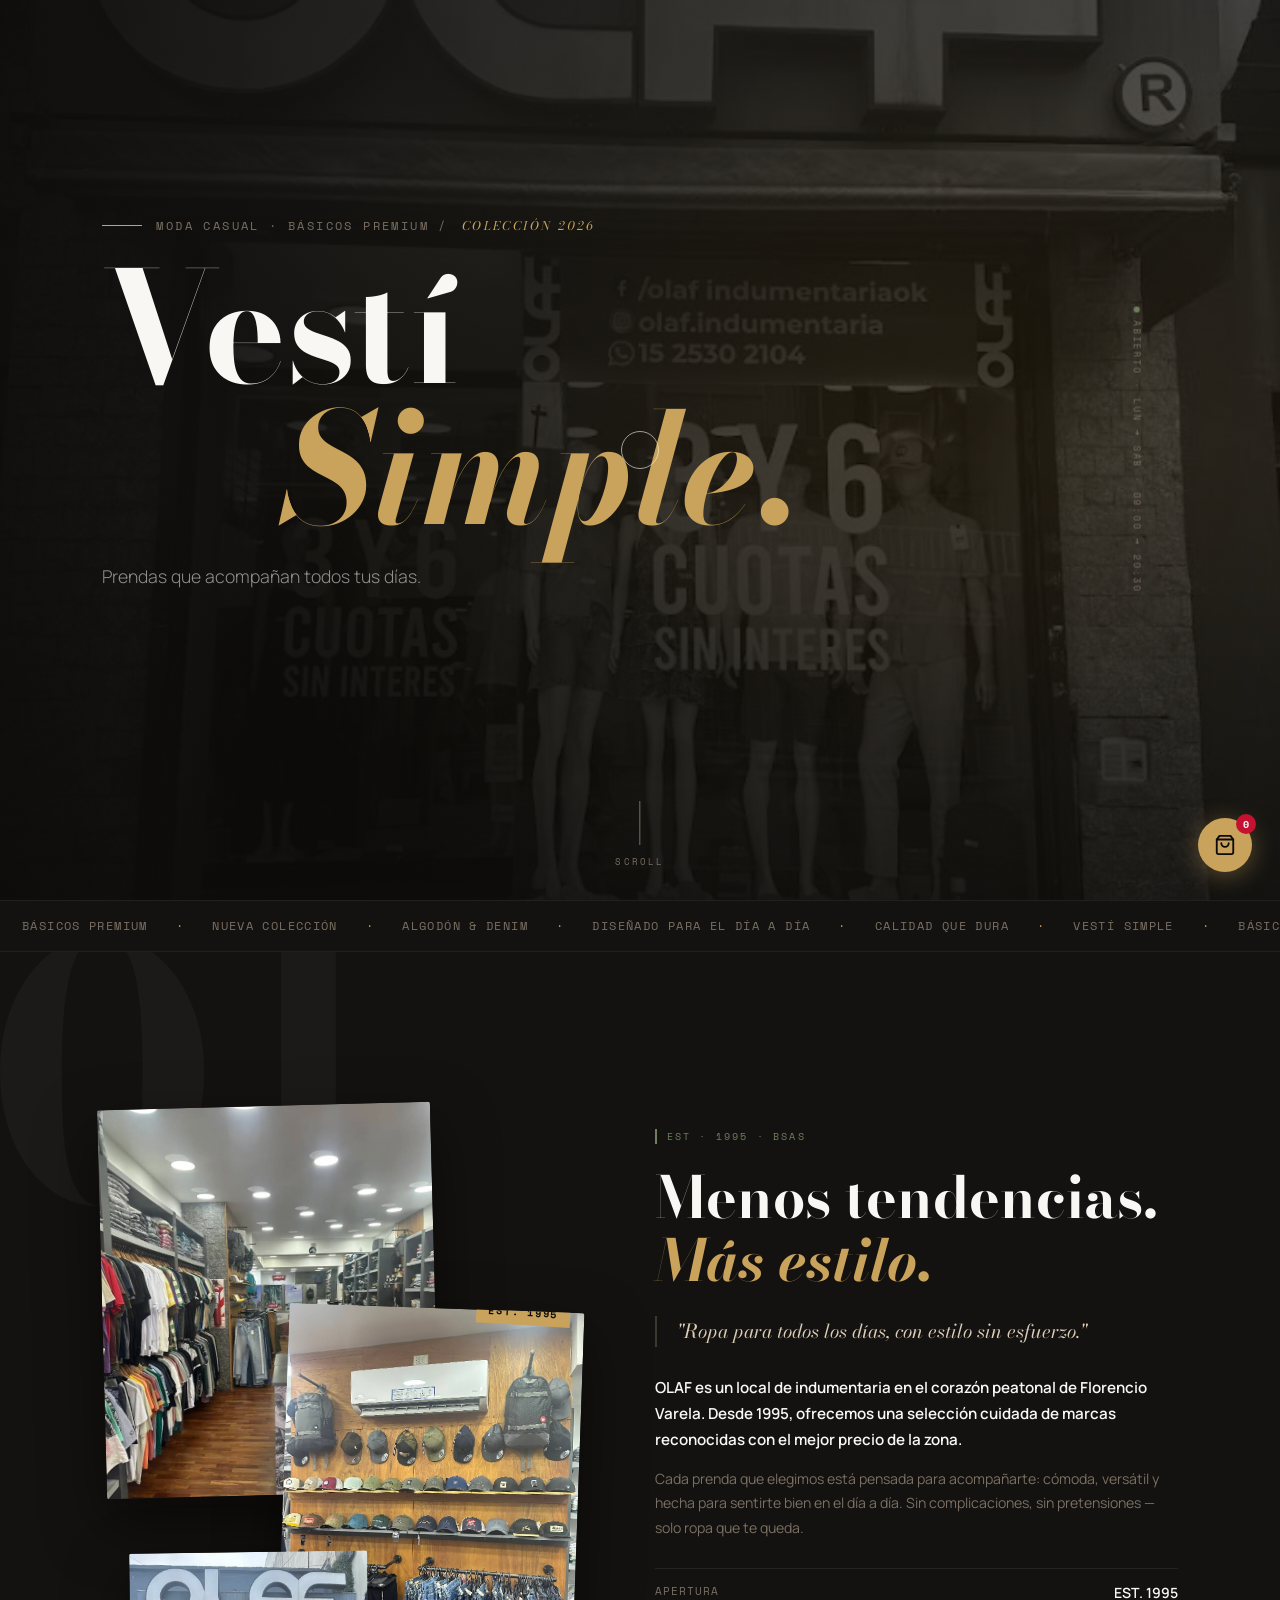
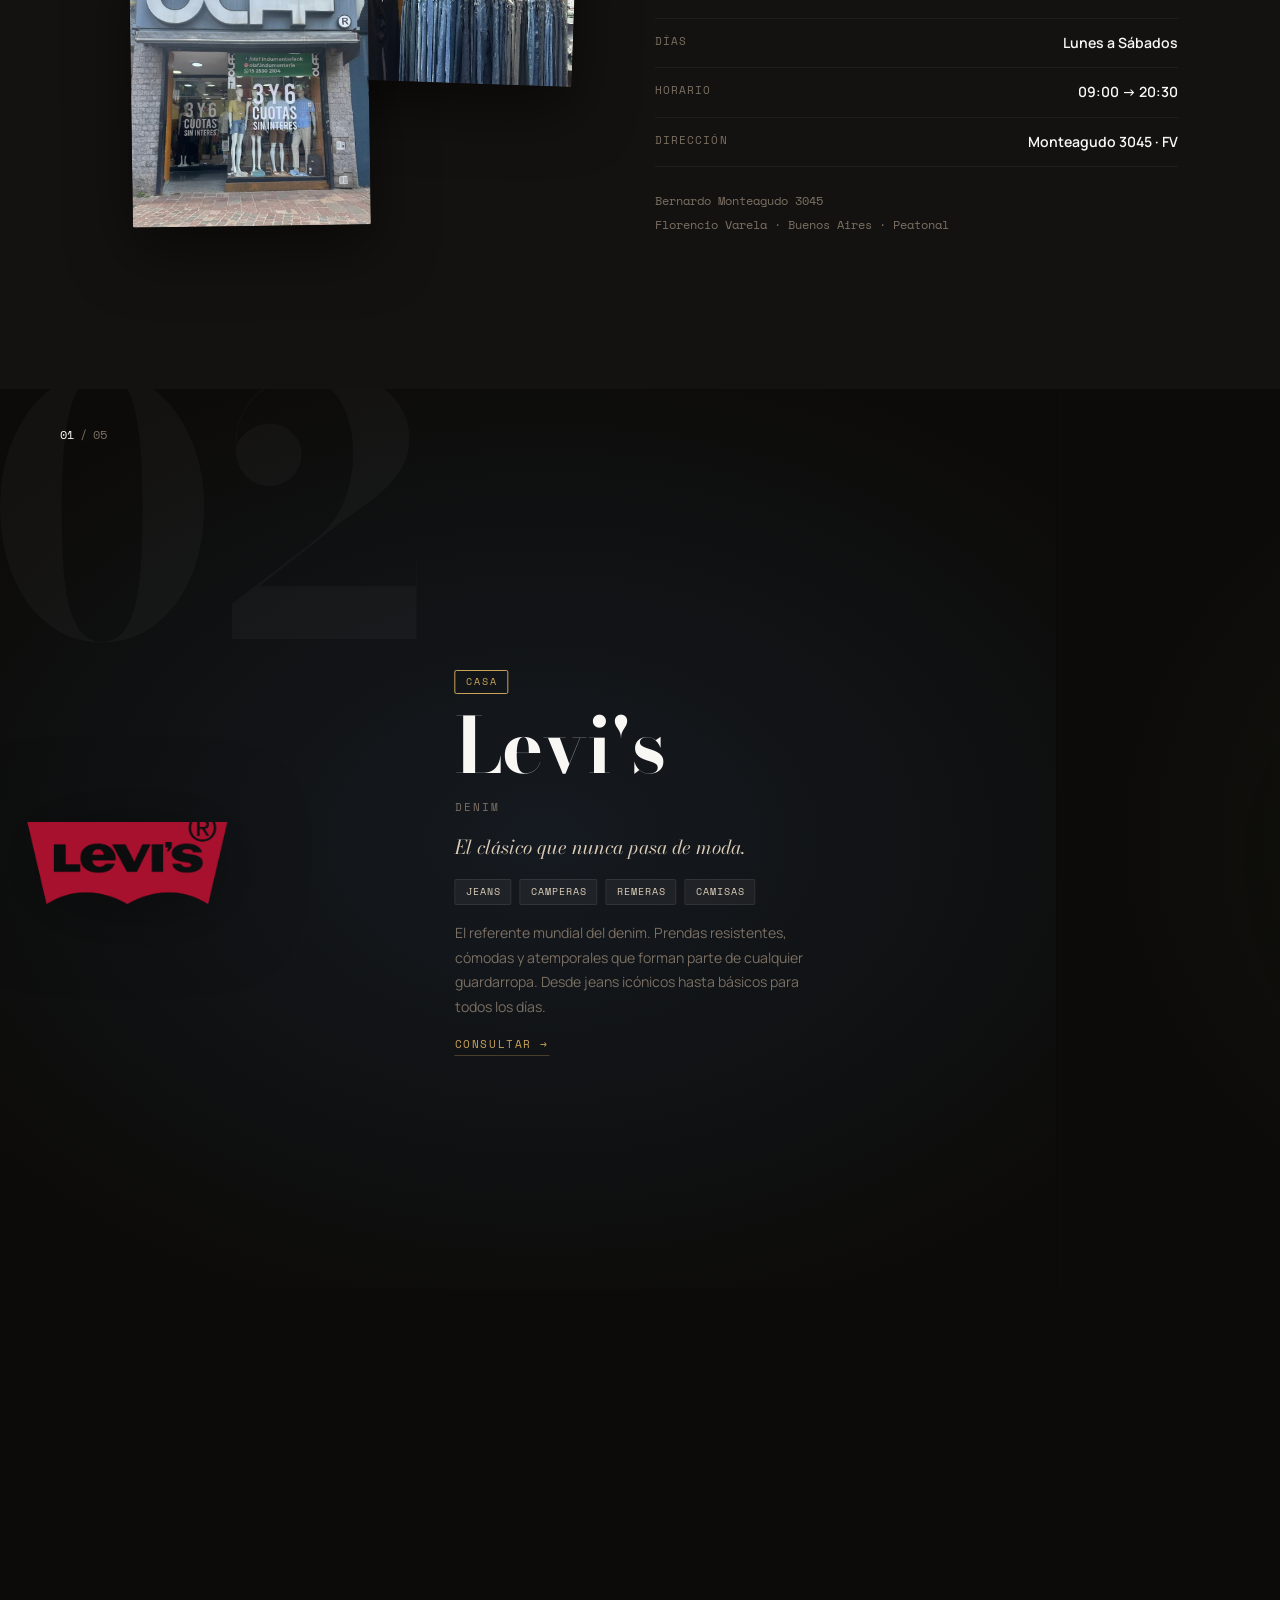
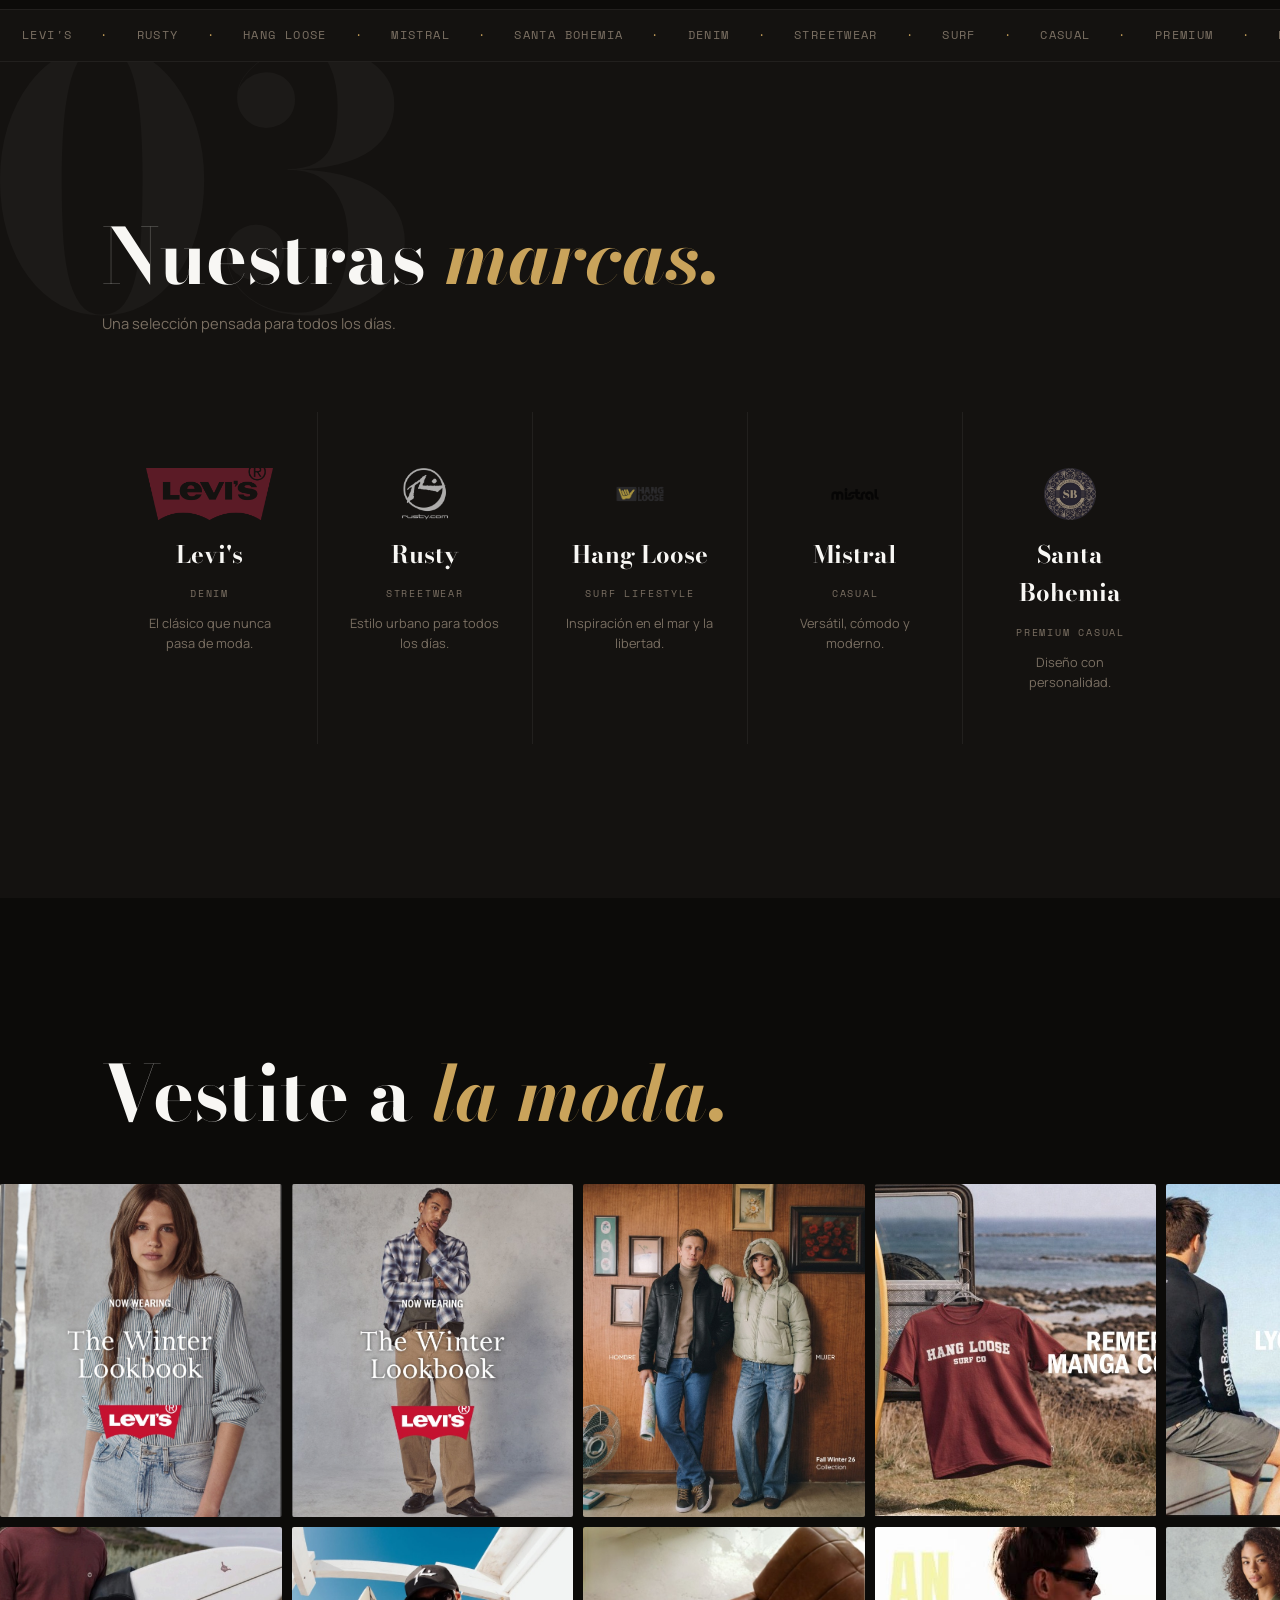
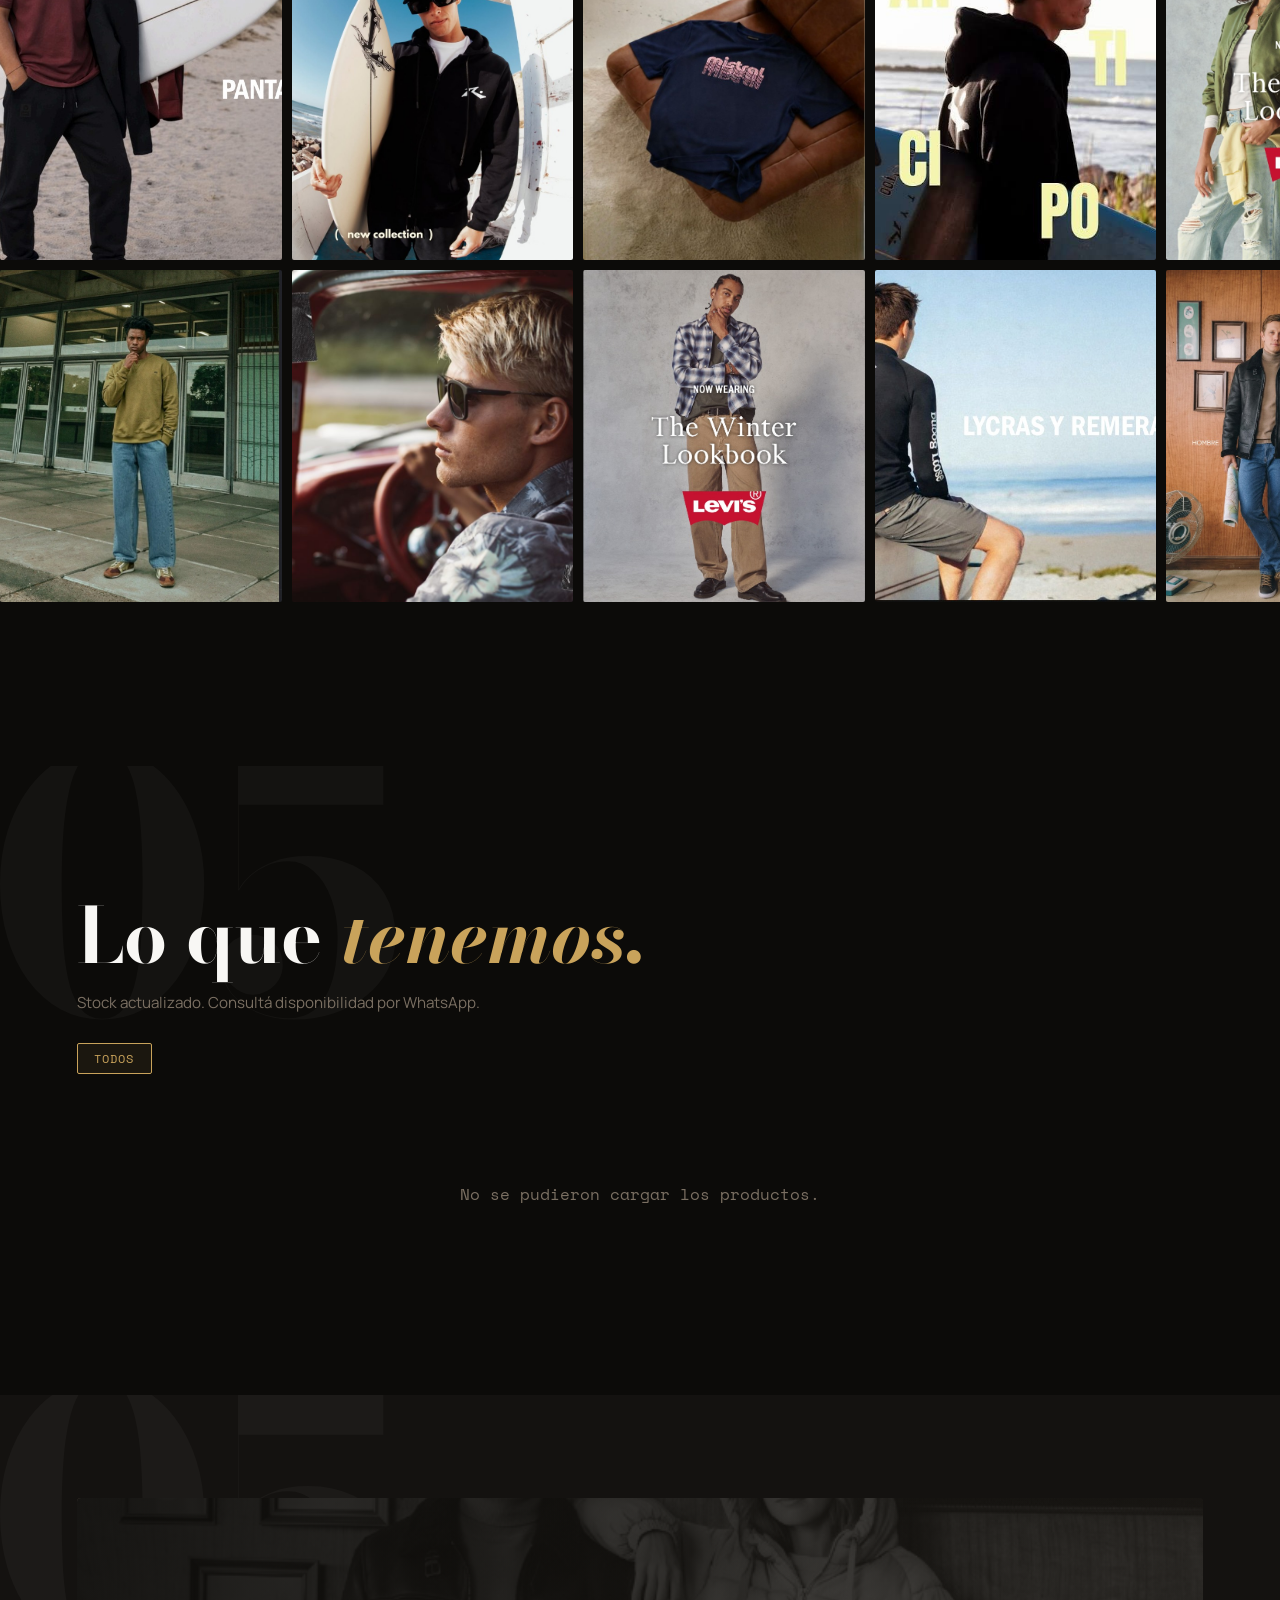
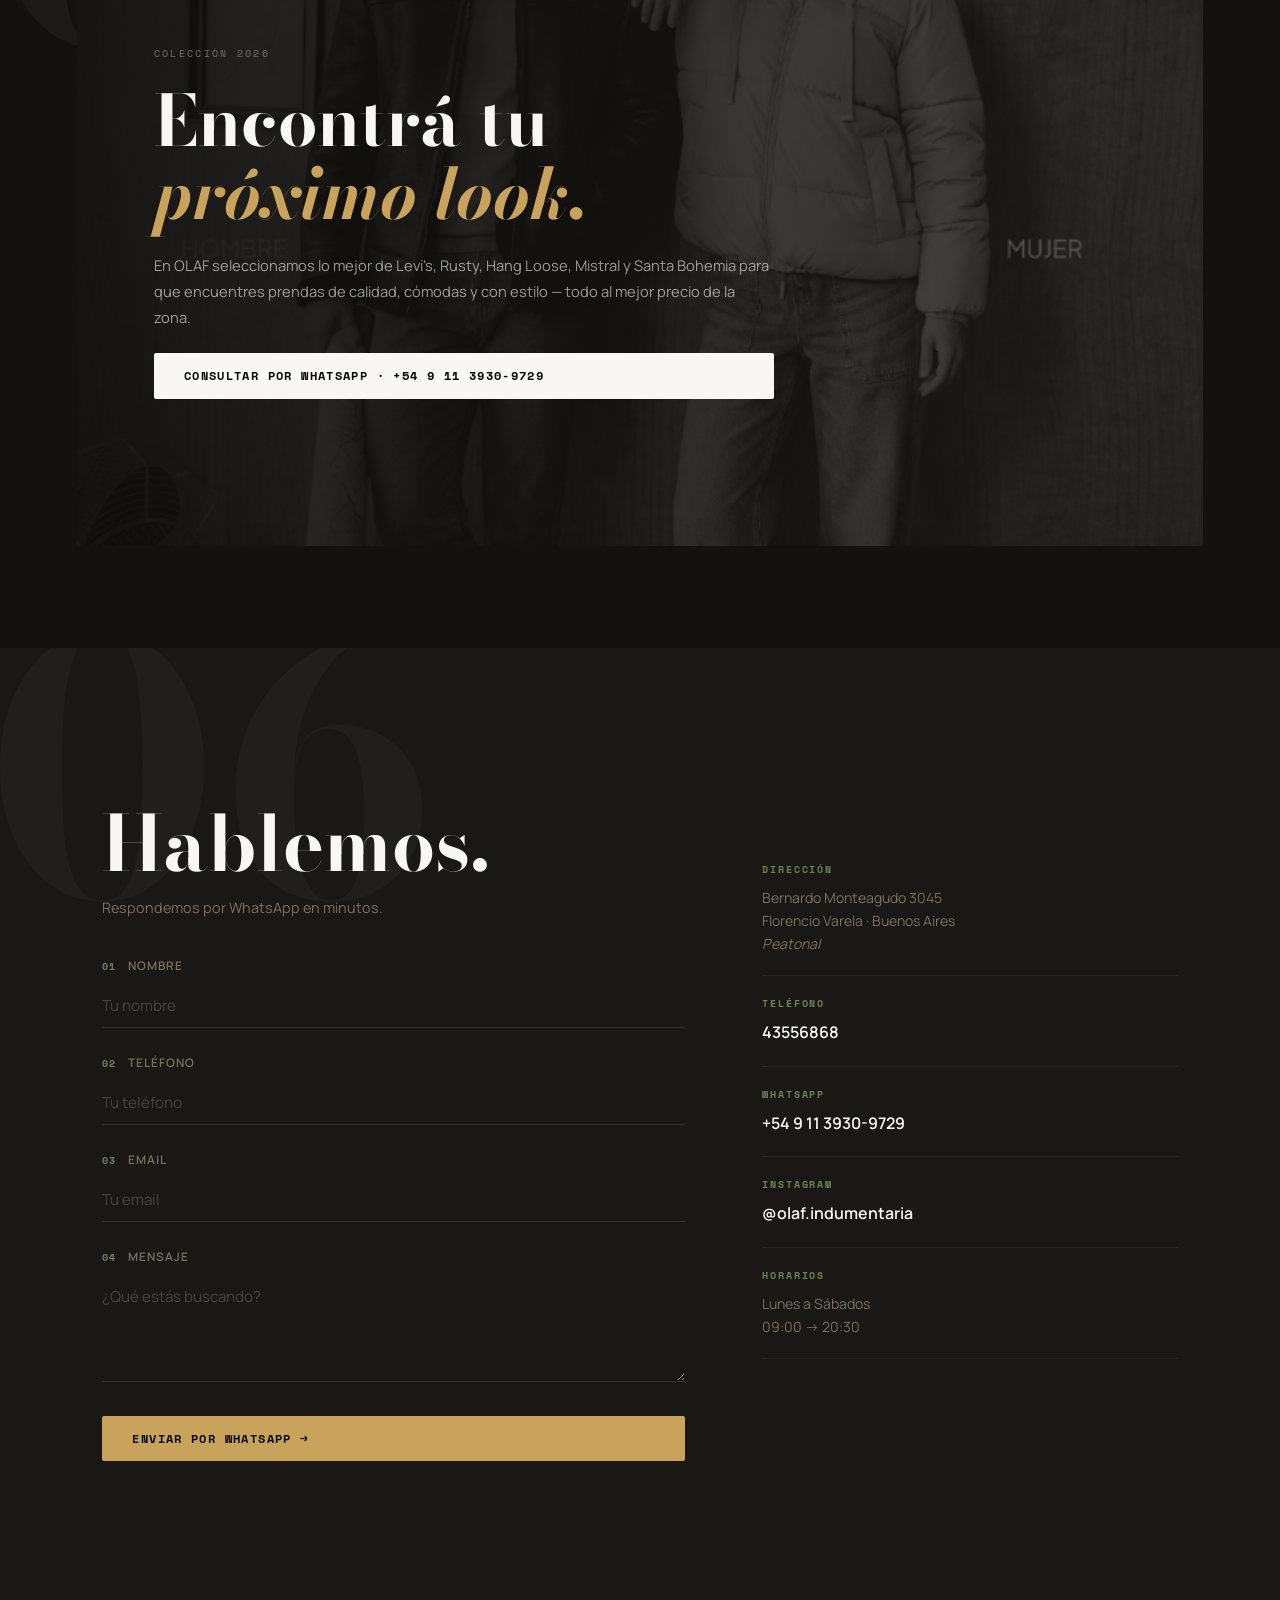
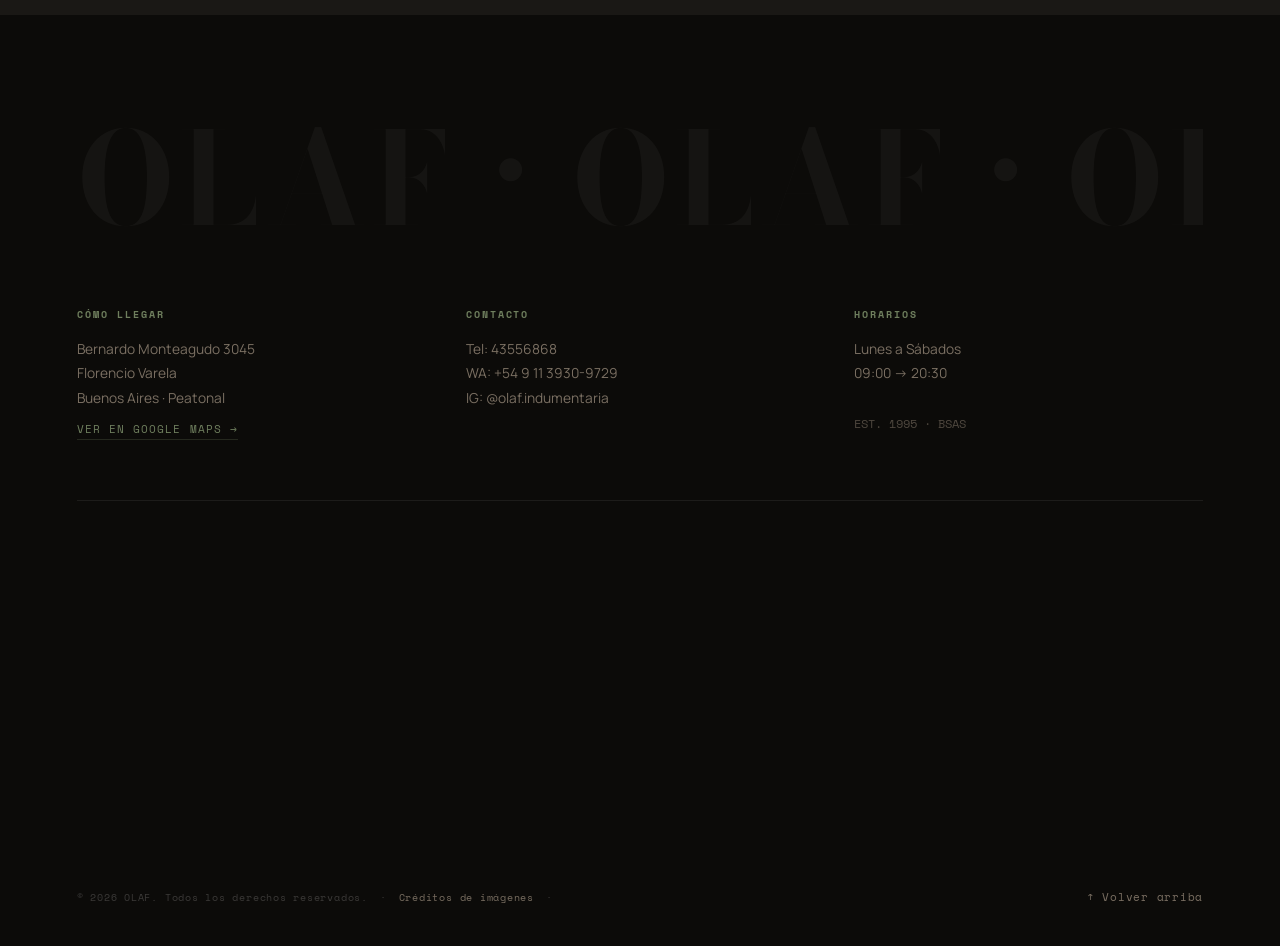
<file: index.html>
<!DOCTYPE html>
<html lang="es">
<head>
  <meta charset="UTF-8">
  <meta name="viewport" content="width=device-width, initial-scale=1.0">
  <meta name="description" content="OLAF — Indumentaria en Florencio Varela. Levi's, Rusty, Hang Loose, Mistral y Santa Bohemia. El mejor precio.">
  <meta name="theme-color" content="#1F1F1F">
  <title>OLAF · Indumentaria · Florencio Varela</title>

  <!-- Open Graph -->
  <meta property="og:title" content="OLAF · El mejor precio.">
  <meta property="og:description" content="Indumentaria en Florencio Varela. Levi's, Rusty, Hang Loose, Mistral y Santa Bohemia.">
  <meta property="og:type" content="website">

  <!-- Google Fonts -->
  <link rel="preconnect" href="https://fonts.googleapis.com">
  <link rel="preconnect" href="https://fonts.gstatic.com" crossorigin>
  <link href="https://fonts.googleapis.com/css2?family=Bodoni+Moda:ital,opsz,wght@0,6..96,400;0,6..96,700;1,6..96,400;1,6..96,700&family=Manrope:wght@300;400;500;600;700&family=Space+Mono:ital,wght@0,400;0,700;1,400&display=swap" rel="stylesheet">

  <link rel="stylesheet" href="styles.css?v=20260916b">
</head>
<body>

<!-- ═══════════════════════════════════════════════════════════
     CURSOR PERSONALIZADO
═══════════════════════════════════════════════════════════ -->
<div id="cursor" aria-hidden="true">
  <div class="cursor-ring"></div>
  <span class="cursor-label"></span>
</div>

<!-- ═══════════════════════════════════════════════════════════
     GRADIENTE AURORA GLOBAL
═══════════════════════════════════════════════════════════ -->
<div class="aurora" aria-hidden="true"></div>
<div class="grain" aria-hidden="true"></div>

<!-- ═══════════════════════════════════════════════════════════
     MARCA LATERAL FIJA
═══════════════════════════════════════════════════════════ -->
<aside class="side-brand" aria-label="Estado del local">
  <span class="side-brand__dot" aria-hidden="true"></span>
  <span class="side-brand__text">ABIERTO · LUN → SÁB · 09:00 → 20:30</span>
</aside>

<!-- ═══════════════════════════════════════════════════════════
     SPLASH DE ENTRADA
═══════════════════════════════════════════════════════════ -->
<div id="splash" role="status" aria-label="Cargando OLAF">
  <div class="splash__letters" aria-hidden="true">
    <span class="splash__letter">O</span>
    <span class="splash__letter">L</span>
    <span class="splash__letter">A</span>
    <span class="splash__letter">F</span>
  </div>
  <div class="splash__bar" aria-hidden="true">
    <div class="splash__bar-fill"></div>
  </div>
  <p class="splash__tagline">EST. 1995 · BSAS</p>
</div>

<!-- ═══════════════════════════════════════════════════════════
     NAVEGACIÓN
═══════════════════════════════════════════════════════════ -->
<nav class="nav" id="nav" role="navigation" aria-label="Navegación principal">
  <a href="#hero" class="nav__logo" data-cursor="ver">
    <img src="img/logos/olaf.png" alt="OLAF" class="nav__logo-img" loading="eager" onerror="this.style.display='none'">
  </a>

  <ul class="nav__links" role="list">
    <li><a href="index.html" class="nav__link" data-cursor="ver" aria-current="page"><span class="nav__num">01</span>Inicio</a></li>
    <li><a href="tienda.html" class="nav__link" data-cursor="ver"><span class="nav__num">02</span>Tienda</a></li>
    <li><a href="nosotros.html" class="nav__link" data-cursor="leer"><span class="nav__num">03</span>Nosotros</a></li>
    <li><a href="contacto.html" class="nav__link" data-cursor="enviar"><span class="nav__num">04</span>Contacto</a></li>
  </ul>

  <a href="https://wa.me/5491139309729?text=Hola%2C%20vi%20la%20web%20de%20OLAF%20y%20quiero%20consultar%20sobre%20ropa." class="nav__cta" target="_blank" rel="noopener" data-cursor="WhatsApp" aria-label="Contactar por WhatsApp">
    WhatsApp
  </a>

  <button class="nav__burger" id="navBurger" aria-label="Abrir menú" aria-expanded="false" aria-controls="navMenu">
    <span></span><span></span><span></span>
  </button>
</nav>

<!-- menú móvil overlay -->
<div class="nav__overlay" id="navMenu" role="dialog" aria-modal="true" aria-label="Menú de navegación" hidden>
  <button class="nav__overlay-close" id="navClose" aria-label="Cerrar menú">✕</button>
  <ul role="list">
    <li><a href="index.html"    class="nav__overlay-link" data-num="01">Inicio</a></li>
    <li><a href="tienda.html"   class="nav__overlay-link" data-num="02">Tienda</a></li>
    <li><a href="nosotros.html" class="nav__overlay-link" data-num="03">Nosotros</a></li>
    <li><a href="contacto.html" class="nav__overlay-link" data-num="04">Contacto</a></li>
  </ul>
  <a href="https://wa.me/5491139309729" class="nav__overlay-wa" target="_blank" rel="noopener">WhatsApp ↗</a>
</div>

<!-- ═══════════════════════════════════════════════════════════
     § HERO
═══════════════════════════════════════════════════════════ -->
<section id="hero" class="hero" aria-labelledby="hero-title">
  <div class="hero__bg" aria-hidden="true">
    <img src="img/local-03.jpg" alt="" loading="eager" class="hero__bg-img" onerror="this.style.display='none'">
  </div>
  <div class="hero__overlay" aria-hidden="true"></div>

  <div class="hero__content">
    <p class="hero__kicker reveal" data-split>Moda casual · Básicos premium / <em>Colección 2026</em></p>

    <h1 id="hero-title" class="hero__title reveal" data-split>
      <span class="hero__title-line1">Vestí</span>
      <span class="hero__title-line2">Simple.</span>
    </h1>

    <p class="hero__tagline reveal" data-split>Prendas que acompañan todos tus días.</p>

    <div class="hero__ctas reveal">
      <a href="#colecciones" class="btn btn--primary" data-cursor="ver">Ver colección <span class="btn__arrow">→</span></a>
      <a href="#local"       class="btn btn--ghost"   data-cursor="leer">Conocer el local</a>
    </div>
  </div>

  <div class="hero__scroll-hint" aria-hidden="true">
    <span class="hero__scroll-line"></span>
    <span class="hero__scroll-text">Scroll</span>
  </div>
</section>

<!-- ═══════════════════════════════════════════════════════════
     MARQUEE 01
═══════════════════════════════════════════════════════════ -->
<div class="marquee marquee--hero" aria-hidden="true" role="presentation">
  <div class="marquee__track">
    <span>Básicos premium</span><span class="marquee__sep">·</span>
    <span>Nueva colección</span><span class="marquee__sep">·</span>
    <span>Algodón &amp; Denim</span><span class="marquee__sep">·</span>
    <span>Diseñado para el día a día</span><span class="marquee__sep">·</span>
    <span>Calidad que dura</span><span class="marquee__sep">·</span>
    <span>Vestí simple</span><span class="marquee__sep">·</span>
    <span>Básicos premium</span><span class="marquee__sep">·</span>
    <span>Nueva colección</span><span class="marquee__sep">·</span>
    <span>Algodón &amp; Denim</span><span class="marquee__sep">·</span>
    <span>Diseñado para el día a día</span><span class="marquee__sep">·</span>
    <span>Calidad que dura</span><span class="marquee__sep">·</span>
    <span>Vestí simple</span><span class="marquee__sep">·</span>
  </div>
</div>

<!-- ═══════════════════════════════════════════════════════════
     § 01 · EL LOCAL
═══════════════════════════════════════════════════════════ -->
<section id="local" class="section local" aria-labelledby="local-title">
  <span class="section__watermark" aria-hidden="true">01</span>

  <div class="local__collage" aria-hidden="true">
    <div class="local__photo local__photo--a">
      <img src="img/local-01.jpg" alt="Interior del local OLAF" loading="lazy" onerror="this.parentElement.classList.add('photo--placeholder')">
    </div>
    <div class="local__photo local__photo--b">
      <img src="img/local-02.jpg" alt="Ropa en percheros" loading="lazy" onerror="this.parentElement.classList.add('photo--placeholder')">
      <span class="local__tape">EST. 1995</span>
    </div>
    <div class="local__photo local__photo--c">
      <img src="img/local-03.jpg" alt="Vitrina de OLAF" loading="lazy" onerror="this.parentElement.classList.add('photo--placeholder')">
    </div>
  </div>

  <div class="local__content">
    <aside class="local__aside" aria-label="Datos del local">
      <span class="local__aside-label">EST · 1995 · BSAS</span>
    </aside>

    <h2 id="local-title" class="local__title reveal" data-split>
      Menos tendencias.<br><em>Más estilo.</em>
    </h2>

    <blockquote class="local__quote reveal" data-split>
      "Ropa para todos los días, con estilo sin esfuerzo."
    </blockquote>

    <div class="local__body">
      <p class="local__lead reveal" data-split>
        OLAF es un local de indumentaria en el corazón peatonal de Florencio Varela. Desde 1995, ofrecemos una selección cuidada de marcas reconocidas con el mejor precio de la zona.
      </p>
      <p class="local__support reveal" data-split>
        Cada prenda que elegimos está pensada para acompañarte: cómoda, versátil y hecha para sentirte bien en el día a día. Sin complicaciones, sin pretensiones — solo ropa que te queda.
      </p>

      <dl class="local__defs reveal">
        <div class="local__def-row">
          <dt class="local__def-term">Apertura</dt>
          <dd class="local__def-val">EST. 1995</dd>
        </div>
        <div class="local__def-row">
          <dt class="local__def-term">Días</dt>
          <dd class="local__def-val">Lunes a Sábados</dd>
        </div>
        <div class="local__def-row">
          <dt class="local__def-term">Horario</dt>
          <dd class="local__def-val">09:00 → 20:30</dd>
        </div>
        <div class="local__def-row">
          <dt class="local__def-term">Dirección</dt>
          <dd class="local__def-val">Monteagudo 3045 · FV</dd>
        </div>
      </dl>
    </div>

    <p class="local__address-meta" aria-label="Dirección">
      <span class="mono">Bernardo Monteagudo 3045</span><br>
      <span class="mono">Florencio Varela · Buenos Aires · Peatonal</span>
    </p>
  </div>
</section>

<!-- ═══════════════════════════════════════════════════════════
     § 02 · MARCAS — CARRUSEL HORIZONTAL
═══════════════════════════════════════════════════════════ -->
<section id="marcas" class="section marcas" aria-labelledby="marcas-title">
  <h2 id="marcas-title" class="sr-only">Marcas</h2>

  <div class="marcas__header">
    <span class="section__watermark" aria-hidden="true">02</span>
    <div class="marcas__progress" aria-live="polite" aria-label="Progreso del carrusel">
      <span class="marcas__progress-current mono" id="marcasCurrentNum">01</span>
      <span class="marcas__progress-sep mono">/</span>
      <span class="marcas__progress-total mono">05</span>
    </div>
  </div>

  <div class="marcas__track-wrap" id="marcasWrap">
    <div class="marcas__track" id="marcasTrack" role="list">

      <!-- LEVI'S -->
      <article class="marca-card" data-brand="levis" role="listitem" aria-label="Levi's - Denim">
        <div class="marca-card__bg" style="--brand-color:#3F5F8A; --brand-accent:#C41230;" aria-hidden="true"></div>
        <div class="marca-card__inner">
          <div class="marca-card__art" aria-hidden="true">
            <img src="img/logos/levis.png"
                 alt="Levi's"
                 class="brand-logo-img brand-logo-img--color"
                 loading="lazy"
                 onerror="this.style.display='none'">
          </div>

          <div class="marca-card__info">
            <span class="marca-card__badge mono">Casa</span>
            <h3 class="marca-card__name">Levi's</h3>
            <p class="marca-card__category mono">Denim</p>
            <p class="marca-card__subtitle">El clásico que nunca pasa de moda.</p>
            <ul class="marca-card__products" aria-label="Productos destacados">
              <li>Jeans</li><li>Camperas</li><li>Remeras</li><li>Camisas</li>
            </ul>
            <p class="marca-card__desc">El referente mundial del denim. Prendas resistentes, cómodas y atemporales que forman parte de cualquier guardarropa. Desde jeans icónicos hasta básicos para todos los días.</p>
            <a href="https://wa.me/5491139309729?text=Hola%2C%20quiero%20consultar%20por%20ropa%20Levi%27s" class="marca-card__cta" target="_blank" rel="noopener" data-cursor="WhatsApp">Consultar →</a>
          </div>
        </div>
      </article>

      <!-- RUSTY -->
      <article class="marca-card" data-brand="rusty" role="listitem" aria-label="Rusty - Streetwear">
        <div class="marca-card__bg" style="--brand-color:#59684D; --brand-accent:#E86F2D;" aria-hidden="true"></div>
        <div class="marca-card__inner">
          <div class="marca-card__art" aria-hidden="true">
            <img src="img/logos/rusty.png"
                 alt="Rusty"
                 class="brand-logo-img brand-logo-img--dark"
                 loading="lazy"
                 onerror="this.style.display='none'">
          </div>

          <div class="marca-card__info">
            <span class="marca-card__badge mono">Casa</span>
            <h3 class="marca-card__name">Rusty</h3>
            <p class="marca-card__category mono">Streetwear</p>
            <p class="marca-card__subtitle">Espíritu urbano y surf.</p>
            <ul class="marca-card__products" aria-label="Productos destacados">
              <li>Buzos</li><li>Remeras</li><li>Bermudas</li><li>Gorras</li>
            </ul>
            <p class="marca-card__desc">Diseños relajados inspirados en el surf y la vida urbana. Una marca pensada para quienes buscan comodidad, calidad y un estilo casual para cualquier momento del día.</p>
            <a href="https://wa.me/5491139309729?text=Hola%2C%20quiero%20consultar%20por%20ropa%20Rusty" class="marca-card__cta" target="_blank" rel="noopener" data-cursor="WhatsApp">Consultar →</a>
          </div>
        </div>
      </article>

      <!-- HANG LOOSE -->
      <article class="marca-card" data-brand="hangloose" role="listitem" aria-label="Hang Loose - Surf Lifestyle">
        <div class="marca-card__bg" style="--brand-color:#2E9EA5; --brand-accent:#D8B98A;" aria-hidden="true"></div>
        <div class="marca-card__inner">
          <div class="marca-card__art" aria-hidden="true">
            <img src="img/logos/hangloose.png"
                 alt="Hang Loose"
                 class="brand-logo-img brand-logo-img--color"
                 loading="lazy"
                 onerror="this.style.display='none'">
          </div>

          <div class="marca-card__info">
            <span class="marca-card__badge mono">Temporada</span>
            <h3 class="marca-card__name">Hang Loose</h3>
            <p class="marca-card__category mono">Surf Lifestyle</p>
            <p class="marca-card__subtitle">La esencia del verano todo el año.</p>
            <ul class="marca-card__products" aria-label="Productos destacados">
              <li>Remeras</li><li>Bermudas</li><li>Mallas</li><li>Buzos</li>
            </ul>
            <p class="marca-card__desc">Inspirada en el mar y la naturaleza, combina prendas livianas con un estilo relajado. Ideal para quienes disfrutan de un look fresco y versátil.</p>
            <a href="https://wa.me/5491139309729?text=Hola%2C%20quiero%20consultar%20por%20ropa%20Hang%20Loose" class="marca-card__cta" target="_blank" rel="noopener" data-cursor="WhatsApp">Consultar →</a>
          </div>
        </div>
      </article>

      <!-- MISTRAL -->
      <article class="marca-card" data-brand="mistral" role="listitem" aria-label="Mistral - Casual">
        <div class="marca-card__bg" style="--brand-color:#315A6D; --brand-accent:#C49A3A;" aria-hidden="true"></div>
        <div class="marca-card__inner">
          <div class="marca-card__art" aria-hidden="true">
            <img src="img/logos/mistral.png"
                 alt="Mistral"
                 class="brand-logo-img brand-logo-img--color"
                 loading="lazy"
                 onerror="this.style.display='none'">
          </div>

          <div class="marca-card__info">
            <span class="marca-card__badge mono">Casa</span>
            <h3 class="marca-card__name">Mistral</h3>
            <p class="marca-card__category mono">Casual</p>
            <p class="marca-card__subtitle">Comodidad con identidad.</p>
            <ul class="marca-card__products" aria-label="Productos destacados">
              <li>Camisas</li><li>Pantalones</li><li>Camperas</li><li>Sweaters</li>
            </ul>
            <p class="marca-card__desc">Moda casual con un enfoque moderno. Prendas fáciles de combinar, confeccionadas para acompañar el ritmo diario sin perder elegancia.</p>
            <a href="https://wa.me/5491139309729?text=Hola%2C%20quiero%20consultar%20por%20ropa%20Mistral" class="marca-card__cta" target="_blank" rel="noopener" data-cursor="WhatsApp">Consultar →</a>
          </div>
        </div>
      </article>

      <!-- SANTA BOHEMIA -->
      <article class="marca-card" data-brand="santabohemia" role="listitem" aria-label="Santa Bohemia - Premium Casual">
        <div class="marca-card__bg" style="--brand-color:#7A5A45; --brand-accent:#C9A35B;" aria-hidden="true"></div>
        <div class="marca-card__inner">
          <div class="marca-card__art" aria-hidden="true">
            <img src="img/logos/santabohemia.png"
                 alt="Santa Bohemia"
                 class="brand-logo-img brand-logo-img--color"
                 loading="lazy"
                 onerror="this.style.display='none'">
          </div>

          <div class="marca-card__info">
            <span class="marca-card__badge mono">Temporada</span>
            <h3 class="marca-card__name">Santa Bohemia</h3>
            <p class="marca-card__category mono">Premium Casual</p>
            <p class="marca-card__subtitle">Diseño, calidad y personalidad.</p>
            <ul class="marca-card__products" aria-label="Productos destacados">
              <li>Camperas</li><li>Jeans</li><li>Camisas</li><li>Remeras</li>
            </ul>
            <p class="marca-card__desc">Una propuesta contemporánea con materiales de calidad y terminaciones cuidadas. Pensada para quienes buscan diferenciarse con un estilo simple pero sofisticado.</p>
            <a href="https://wa.me/5491139309729?text=Hola%2C%20quiero%20consultar%20por%20Santa%20Bohemia" class="marca-card__cta" target="_blank" rel="noopener" data-cursor="WhatsApp">Consultar →</a>
          </div>
        </div>
      </article>

    </div><!-- /marcas__track -->
  </div><!-- /marcas__track-wrap -->

  <!-- marquee inferior de marcas -->
  <div class="marquee marquee--brands marquee--reverse" aria-hidden="true" role="presentation">
    <div class="marquee__track">
      <span>Levi's</span><span class="marquee__sep">·</span>
      <span>Rusty</span><span class="marquee__sep">·</span>
      <span>Hang Loose</span><span class="marquee__sep">·</span>
      <span>Mistral</span><span class="marquee__sep">·</span>
      <span>Santa Bohemia</span><span class="marquee__sep">·</span>
      <span>Denim</span><span class="marquee__sep">·</span>
      <span>Streetwear</span><span class="marquee__sep">·</span>
      <span>Surf</span><span class="marquee__sep">·</span>
      <span>Casual</span><span class="marquee__sep">·</span>
      <span>Premium</span><span class="marquee__sep">·</span>
      <span>Levi's</span><span class="marquee__sep">·</span>
      <span>Rusty</span><span class="marquee__sep">·</span>
      <span>Hang Loose</span><span class="marquee__sep">·</span>
      <span>Mistral</span><span class="marquee__sep">·</span>
      <span>Santa Bohemia</span><span class="marquee__sep">·</span>
    </div>
  </div>
</section>

<!-- ═══════════════════════════════════════════════════════════
     § 03 · COLECCIONES
═══════════════════════════════════════════════════════════ -->
<section id="colecciones" class="section colecciones" aria-labelledby="colecciones-title">
  <span class="section__watermark" aria-hidden="true">03</span>

  <div class="colecciones__header">
    <h2 id="colecciones-title" class="section__title reveal" data-split>
      Nuestras <em>marcas.</em>
    </h2>
    <p class="colecciones__sub reveal" data-split>Una selección pensada para todos los días.</p>
  </div>

  <div class="colecciones__grid">

    <a href="#marcas" class="col-card reveal" data-brand-id="levis" data-cursor="ver" style="--accent:#C41230">
      <div class="col-card__logo">
        <img src="img/logos/levis.png" alt="Levi's" class="col-logo col-logo--color" loading="lazy" onerror="this.parentElement.style.display='none'">
      </div>
      <h3 class="col-card__name">Levi's</h3>
      <p class="col-card__cat mono">Denim</p>
      <p class="col-card__desc">El clásico que nunca pasa de moda.</p>
    </a>

    <a href="#marcas" class="col-card reveal" data-brand-id="rusty" data-cursor="ver" style="--accent:#E86F2D">
      <div class="col-card__logo">
        <img src="img/logos/rusty.png" alt="Rusty" class="col-logo col-logo--dark" loading="lazy" onerror="this.parentElement.style.display='none'">
      </div>
      <h3 class="col-card__name">Rusty</h3>
      <p class="col-card__cat mono">Streetwear</p>
      <p class="col-card__desc">Estilo urbano para todos los días.</p>
    </a>

    <a href="#marcas" class="col-card reveal" data-brand-id="hangloose" data-cursor="ver" style="--accent:#2E9EA5">
      <div class="col-card__logo">
        <img src="img/logos/hangloose.png" alt="Hang Loose" class="col-logo col-logo--color" loading="lazy" onerror="this.parentElement.style.display='none'">
      </div>
      <h3 class="col-card__name">Hang Loose</h3>
      <p class="col-card__cat mono">Surf Lifestyle</p>
      <p class="col-card__desc">Inspiración en el mar y la libertad.</p>
    </a>

    <a href="#marcas" class="col-card reveal" data-brand-id="mistral" data-cursor="ver" style="--accent:#315A6D">
      <div class="col-card__logo">
        <img src="img/logos/mistral.png" alt="Mistral" class="col-logo col-logo--color" loading="lazy" onerror="this.parentElement.style.display='none'">
      </div>
      <h3 class="col-card__name">Mistral</h3>
      <p class="col-card__cat mono">Casual</p>
      <p class="col-card__desc">Versátil, cómodo y moderno.</p>
    </a>

    <a href="#marcas" class="col-card reveal" data-brand-id="santabohemia" data-cursor="ver" style="--accent:#C9A35B">
      <div class="col-card__logo">
        <img src="img/logos/santabohemia.png" alt="Santa Bohemia" class="col-logo col-logo--color" loading="lazy" onerror="this.parentElement.style.display='none'">
      </div>
      <h3 class="col-card__name">Santa Bohemia</h3>
      <p class="col-card__cat mono">Premium Casual</p>
      <p class="col-card__desc">Diseño con personalidad.</p>
    </a>

  </div>
</section>

<!-- ═══════════════════════════════════════════════════════════
     § 04 · GALERÍA
═══════════════════════════════════════════════════════════ -->
<section id="galeria" class="section galeria" aria-labelledby="galeria-title">
  <span class="section__watermark" aria-hidden="true">04</span>

  <div class="galeria__header">
    <h2 id="galeria-title" class="section__title reveal" data-split>Vestite a <em>la moda.</em></h2>
  </div>

  <!-- Carril rápido -->
  <div class="gallery-lane gallery-lane--fast" aria-hidden="true" role="presentation">
    <div class="gallery-lane__track" id="galleryLane1">
      <div class="gallery-item"><img src="img/levis-1.jpg" alt="Levi's" loading="lazy"></div>
      <div class="gallery-item"><img src="img/levis-2.jpg" alt="Levi's" loading="lazy"></div>
      <div class="gallery-item"><img src="img/mistral-1.jpg" alt="Mistral" loading="lazy"></div>
      <div class="gallery-item"><img src="img/hangloose-1.jpg" alt="Hang Loose" loading="lazy"></div>
      <div class="gallery-item"><img src="img/hangloose-2.jpg" alt="Hang Loose" loading="lazy"></div>
      <div class="gallery-item"><img src="img/levis-1.jpg" alt="Levi's" loading="lazy"></div>
      <div class="gallery-item"><img src="img/levis-2.jpg" alt="Levi's" loading="lazy"></div>
      <div class="gallery-item"><img src="img/mistral-1.jpg" alt="Mistral" loading="lazy"></div>
      <div class="gallery-item"><img src="img/hangloose-1.jpg" alt="Hang Loose" loading="lazy"></div>
      <div class="gallery-item"><img src="img/hangloose-2.jpg" alt="Hang Loose" loading="lazy"></div>
    </div>
  </div>

  <!-- Carril lento -->
  <div class="gallery-lane gallery-lane--slow" aria-hidden="true" role="presentation">
    <div class="gallery-lane__track" id="galleryLane2">
      <div class="gallery-item"><img src="img/hangloose-3.jpg" alt="Hang Loose" loading="lazy"></div>
      <div class="gallery-item"><img src="img/rusty-1.jpg" alt="Rusty" loading="lazy"></div>
      <div class="gallery-item"><img src="img/mistral-2.jpg" alt="Mistral" loading="lazy"></div>
      <div class="gallery-item"><img src="img/rusty-3.jpg" alt="Rusty" loading="lazy"></div>
      <div class="gallery-item"><img src="img/levis-3.jpg" alt="Levi's" loading="lazy"></div>
      <div class="gallery-item"><img src="img/hangloose-3.jpg" alt="Hang Loose" loading="lazy"></div>
      <div class="gallery-item"><img src="img/rusty-1.jpg" alt="Rusty" loading="lazy"></div>
      <div class="gallery-item"><img src="img/mistral-2.jpg" alt="Mistral" loading="lazy"></div>
      <div class="gallery-item"><img src="img/rusty-3.jpg" alt="Rusty" loading="lazy"></div>
      <div class="gallery-item"><img src="img/levis-3.jpg" alt="Levi's" loading="lazy"></div>
    </div>
  </div>

  <!-- Carril inverso -->
  <div class="gallery-lane gallery-lane--reverse" aria-hidden="true" role="presentation">
    <div class="gallery-lane__track" id="galleryLane3">
      <div class="gallery-item"><img src="img/mistral-3.jpg" alt="Mistral" loading="lazy"></div>
      <div class="gallery-item"><img src="img/rusty-2.jpg" alt="Rusty" loading="lazy"></div>
      <div class="gallery-item"><img src="img/levis-2.jpg" alt="Levi's" loading="lazy"></div>
      <div class="gallery-item"><img src="img/hangloose-2.jpg" alt="Hang Loose" loading="lazy"></div>
      <div class="gallery-item"><img src="img/mistral-1.jpg" alt="Mistral" loading="lazy"></div>
      <div class="gallery-item"><img src="img/mistral-3.jpg" alt="Mistral" loading="lazy"></div>
      <div class="gallery-item"><img src="img/rusty-2.jpg" alt="Rusty" loading="lazy"></div>
      <div class="gallery-item"><img src="img/levis-2.jpg" alt="Levi's" loading="lazy"></div>
      <div class="gallery-item"><img src="img/hangloose-2.jpg" alt="Hang Loose" loading="lazy"></div>
      <div class="gallery-item"><img src="img/mistral-1.jpg" alt="Mistral" loading="lazy"></div>
    </div>
  </div>

</section>

<!-- ═══════════════════════════════════════════════════════════
     § 05 · PRODUCTOS — Google Sheets
═══════════════════════════════════════════════════════════ -->
<section id="productos" class="section productos" aria-labelledby="productos-title">
  <span class="section__watermark" aria-hidden="true">05</span>

  <div class="productos__header">
    <h2 id="productos-title" class="section__title reveal" data-split>
      Lo que <em>tenemos.</em>
    </h2>
    <p class="productos__sub reveal" data-split>Stock actualizado. Consultá disponibilidad por WhatsApp.</p>
    <div class="productos__filtros" id="productosFiltros" role="group" aria-label="Filtrar por categoría">
      <button class="filtro-btn filtro-btn--active" data-cat="todos">Todos</button>
    </div>
  </div>

  <div class="productos__grid" id="productosGrid" aria-live="polite">
    <div class="productos__loading" id="productosLoading">
      <span class="mono">Cargando productos...</span>
    </div>
  </div>
</section>

<!-- ═══════════════════════════════════════════════════════════
     § 06 · NUEVA COLECCIÓN
═══════════════════════════════════════════════════════════ -->
<section id="nueva" class="section nueva" aria-labelledby="nueva-title">
  <span class="section__watermark" aria-hidden="true">05</span>

  <div class="nueva__tilt-card" id="nuevaTilt" data-cursor="ver">
    <div class="nueva__bg" aria-hidden="true">
      <img src="img/mistral-1.jpg" alt="" loading="lazy" onerror="this.style.display='none'">
    </div>
    <div class="nueva__overlay" aria-hidden="true"></div>
    <div class="nueva__content">
      <span class="nueva__kicker mono reveal" data-split>Colección 2026</span>
      <h2 id="nueva-title" class="nueva__title reveal" data-split>
        Encontrá tu<br><em>próximo look.</em>
      </h2>
      <p class="nueva__copy reveal" data-split>
        En OLAF seleccionamos lo mejor de Levi's, Rusty, Hang Loose, Mistral y Santa Bohemia para que encuentres prendas de calidad, cómodas y con estilo — todo al mejor precio de la zona.
      </p>
      <a href="https://wa.me/5491139309729?text=Hola%2C%20quiero%20conocer%20las%20novedades%20de%20OLAF" class="btn btn--light reveal" target="_blank" rel="noopener" data-cursor="WhatsApp">
        Consultar por WhatsApp · +54 9 11 3930-9729
      </a>
    </div>
  </div>
</section>

<!-- ═══════════════════════════════════════════════════════════
     § 06 · CONTACTO
═══════════════════════════════════════════════════════════ -->
<section id="contacto" class="section contacto" aria-labelledby="contacto-title">
  <span class="section__watermark" aria-hidden="true">06</span>

  <div class="contacto__grid">
    <div class="contacto__form-col">
      <h2 id="contacto-title" class="section__title reveal" data-split>
        Hablemos.
      </h2>
      <p class="contacto__sub reveal" data-split>Respondemos por WhatsApp en minutos.</p>

      <form class="contact-form" id="contactForm" novalidate aria-label="Formulario de contacto">
        <div class="form-field reveal">
          <label class="form-field__label" for="fNombre">
            <span class="form-field__num mono">01</span> Nombre
          </label>
          <input type="text" id="fNombre" name="nombre" class="form-field__input" placeholder="Tu nombre" required autocomplete="given-name">
        </div>
        <div class="form-field reveal">
          <label class="form-field__label" for="fTelefono">
            <span class="form-field__num mono">02</span> Teléfono
          </label>
          <input type="tel" id="fTelefono" name="telefono" class="form-field__input" placeholder="Tu teléfono" autocomplete="tel">
        </div>
        <div class="form-field reveal">
          <label class="form-field__label" for="fEmail">
            <span class="form-field__num mono">03</span> Email
          </label>
          <input type="email" id="fEmail" name="email" class="form-field__input" placeholder="Tu email" autocomplete="email">
        </div>
        <div class="form-field reveal">
          <label class="form-field__label" for="fMensaje">
            <span class="form-field__num mono">04</span> Mensaje
          </label>
          <textarea id="fMensaje" name="mensaje" class="form-field__input form-field__input--ta" placeholder="¿Qué estás buscando?" rows="4" required></textarea>
        </div>
        <button type="submit" class="btn btn--primary form-submit" data-cursor="enviar" aria-label="Enviar consulta por WhatsApp">
          Enviar por WhatsApp →
        </button>
      </form>
    </div>

    <aside class="contacto__info-col" aria-label="Datos de contacto">
      <div class="contacto__info-block reveal">
        <h3 class="contacto__info-title mono">Dirección</h3>
        <p>Bernardo Monteagudo 3045<br>Florencio Varela · Buenos Aires<br><em>Peatonal</em></p>
      </div>
      <div class="contacto__info-block reveal">
        <h3 class="contacto__info-title mono">Teléfono</h3>
        <a href="tel:43556868" class="contacto__link" data-cursor="leer">43556868</a>
      </div>
      <div class="contacto__info-block reveal">
        <h3 class="contacto__info-title mono">WhatsApp</h3>
        <a href="https://wa.me/5491139309729" class="contacto__link" target="_blank" rel="noopener" data-cursor="WhatsApp">+54 9 11 3930-9729</a>
      </div>
      <div class="contacto__info-block reveal">
        <h3 class="contacto__info-title mono">Instagram</h3>
        <a href="https://instagram.com/olaf.indumentaria" class="contacto__link" target="_blank" rel="noopener" data-cursor="ver">@olaf.indumentaria</a>
      </div>
      <div class="contacto__info-block reveal">
        <h3 class="contacto__info-title mono">Horarios</h3>
        <p>Lunes a Sábados<br>09:00 → 20:30</p>
      </div>
    </aside>
  </div>
</section>

<!-- ═══════════════════════════════════════════════════════════
     FOOTER
═══════════════════════════════════════════════════════════ -->
<footer class="footer" role="contentinfo">
  <div class="footer__big-text" aria-hidden="true">
    OLAF&nbsp;·&nbsp;OLAF&nbsp;·&nbsp;OLAF&nbsp;·&nbsp;OLAF&nbsp;·&nbsp;OLAF
  </div>

  <div class="footer__grid">
    <div class="footer__col">
      <h3 class="footer__col-title mono">Cómo llegar</h3>
      <p>Bernardo Monteagudo 3045<br>Florencio Varela<br>Buenos Aires · Peatonal</p>
      <a href="https://maps.google.com/?q=Bernardo+Monteagudo+3045,+Florencio+Varela" class="footer__map-link" target="_blank" rel="noopener" data-cursor="ver">Ver en Google Maps →</a>
    </div>

    <div class="footer__col">
      <h3 class="footer__col-title mono">Contacto</h3>
      <p>
        <a href="tel:43556868" class="footer__link" data-cursor="leer">Tel: 43556868</a><br>
        <a href="https://wa.me/5491139309729" class="footer__link" target="_blank" rel="noopener" data-cursor="WhatsApp">WA: +54 9 11 3930-9729</a><br>
        <a href="https://instagram.com/olaf.indumentaria" class="footer__link" target="_blank" rel="noopener" data-cursor="ver">IG: @olaf.indumentaria</a>
      </p>
    </div>

    <div class="footer__col">
      <h3 class="footer__col-title mono">Horarios</h3>
      <p>
        Lunes a Sábados<br>
        09:00 → 20:30<br><br>
        <span class="mono" style="font-size:0.75rem; opacity:0.6">EST. 1995 · BSAS</span>
      </p>
    </div>
  </div>

  <div class="footer__map-wrap">
    <iframe
      src="https://www.google.com/maps/embed?pb=!1m18!1m12!1m3!1d826.7!2d-58.279!3d-34.806!2m3!1f0!2f0!3f0!3m2!1i1024!2i768!4f13.1!3m3!1m2!1s0x95bcd3e6d0e9157b%3A0x0!2zQmVybmFyZG8gTW9udGVhZ3VkbyAzMDQ1LCBGbG9yZW5jaW8gVmFyZWxh!5e0!3m2!1ses!2sar!4v1700000000000"
      width="100%"
      height="300"
      style="border:0;"
      allowfullscreen=""
      loading="lazy"
      referrerpolicy="no-referrer-when-downgrade"
      title="Ubicación de OLAF en Google Maps"
      aria-label="Mapa de ubicación de OLAF"
    ></iframe>
  </div>

  <div class="footer__legal">
    <span>© 2026 OLAF. Todos los derechos reservados.</span>
    <span>·</span>
    <a href="assets/credits.json" class="footer__link" data-cursor="leer">Créditos de imágenes</a>
    <span>·</span>
    <a href="#hero" class="footer__link footer__top" data-cursor="arriba" aria-label="Volver arriba">↑ Volver arriba</a>
  </div>
</footer>

<!-- ═══════════════════════════════════════════════════════════
     CARRITO
═══════════════════════════════════════════════════════════ -->
<button class="cart-fab" id="cartFab" aria-label="Ver carrito" aria-expanded="false">
  <svg width="22" height="22" viewBox="0 0 24 24" fill="none" stroke="currentColor" stroke-width="2" stroke-linecap="round" stroke-linejoin="round" aria-hidden="true">
    <path d="M6 2L3 6v14a2 2 0 002 2h14a2 2 0 002-2V6l-3-4z"/><line x1="3" y1="6" x2="21" y2="6"/><path d="M16 10a4 4 0 01-8 0"/>
  </svg>
  <span class="cart-fab__count" id="cartCount" hidden>0</span>
</button>

<div class="cart-overlay" id="cartOverlay" hidden aria-hidden="true"></div>

<aside class="cart-panel" id="cartPanel" hidden role="dialog" aria-modal="true" aria-label="Carrito de compras">
  <div class="cart-panel__header">
    <h2 class="cart-panel__title">Tu pedido</h2>
    <button class="cart-panel__close" id="cartClose" aria-label="Cerrar carrito">✕</button>
  </div>
  <div class="cart-panel__items" id="cartItems">
    <p class="cart-empty" id="cartEmpty">Tu carrito está vacío.</p>
  </div>
  <div class="cart-panel__footer" id="cartFooter" hidden>
    <div class="cart-total">
      <span class="mono">Total estimado</span>
      <span class="cart-total__amount" id="cartTotal">$0</span>
    </div>
    <p class="cart-nota mono">Los precios son orientativos. Confirmamos por WhatsApp.</p>
    <button class="btn btn--primary cart-checkout" id="cartCheckout">
      Enviar pedido por WhatsApp →
    </button>
    <button class="cart-clear mono" id="cartClear">Vaciar carrito</button>
  </div>
</aside>

<!-- ═══════════════════════════════════════════════════════════
     SCRIPTS
═══════════════════════════════════════════════════════════ -->
<script src="gsap.min.js?v=20260916b"></script>
<script src="ScrollTrigger.min.js?v=20260916b"></script>
<script src="manifest.js?v=20260916b"></script>
<script src="main.js?v=20260916b"></script>

</body>
</html>
</file>
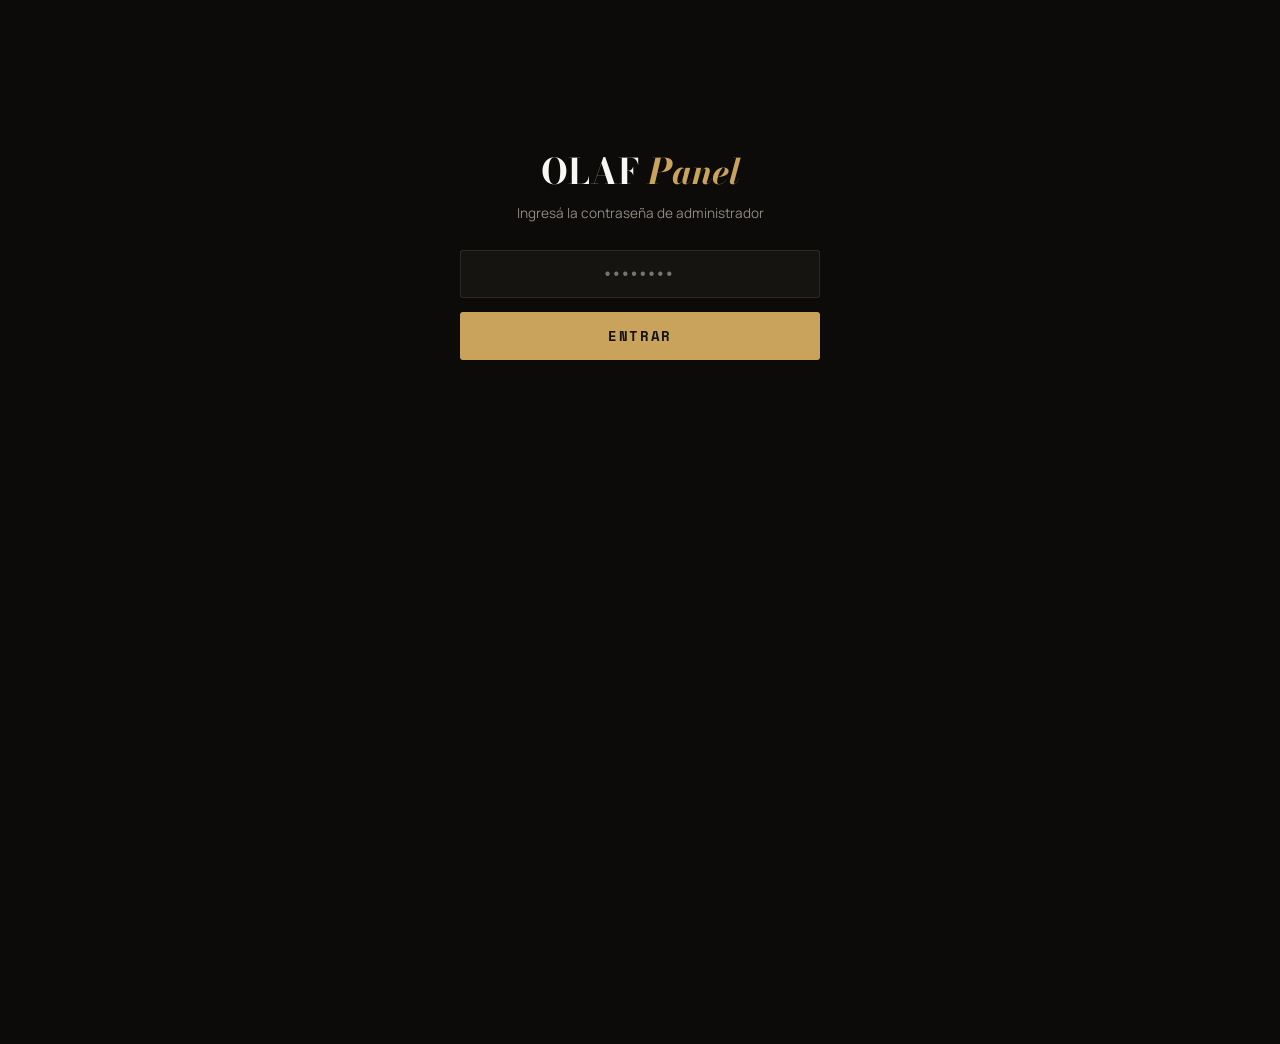
<file: admin.html>
<!DOCTYPE html>
<html lang="es">
<head>
<meta charset="UTF-8">
<meta name="viewport" content="width=device-width, initial-scale=1.0">
<meta name="robots" content="noindex, nofollow">
<title>Panel · OLAF</title>
<link rel="preconnect" href="https://fonts.googleapis.com">
<link rel="preconnect" href="https://fonts.gstatic.com" crossorigin>
<link href="https://fonts.googleapis.com/css2?family=Bodoni+Moda:ital,opsz,wght@0,6..96,400;0,6..96,700&family=Manrope:wght@300;400;500;600;700&family=Space+Mono:wght@400;700&display=swap" rel="stylesheet">
<style>
:root {
  --bg:#0C0B09; --panel:#161410; --line:rgba(255,255,255,.09);
  --gold:#C9A35B; --white:#F8F7F4; --muted:#8F8A80; --rojo:#C0392B; --verde:#2E8B57;
}
* { margin:0; padding:0; box-sizing:border-box; }
body { background:var(--bg); color:var(--white); font-family:'Manrope',sans-serif; min-height:100vh; }
.mono { font-family:'Space Mono',monospace; }
h1,h2 { font-family:'Bodoni Moda',serif; }

.wrap { max-width:1000px; margin:0 auto; padding:24px 16px 80px; }
.top { display:flex; align-items:center; justify-content:space-between; padding:18px 0 26px; border-bottom:1px solid var(--line); margin-bottom:26px; }
.top h1 { font-size:1.6rem; } .top h1 em { color:var(--gold); }
.top .salir { background:none; border:1px solid var(--line); color:var(--muted); padding:8px 16px; border-radius:3px; cursor:pointer; font-family:'Space Mono',monospace; font-size:.7rem; letter-spacing:.1em; text-transform:uppercase; }

/* login */
.login { max-width:360px; margin:16vh auto 0; text-align:center; }
.login h1 { font-size:2.2rem; margin-bottom:6px; } .login h1 em { color:var(--gold); }
.login p { color:var(--muted); font-size:.85rem; margin-bottom:28px; }
.login input { width:100%; padding:14px; background:var(--panel); border:1px solid var(--line); color:var(--white); border-radius:3px; font-size:1rem; text-align:center; letter-spacing:.2em; }
.login input:focus { outline:none; border-color:var(--gold); }

.btn { display:inline-block; width:100%; margin-top:14px; padding:14px; background:var(--gold); color:#141210; border:none; border-radius:3px; font-weight:700; font-size:.85rem; letter-spacing:.12em; text-transform:uppercase; cursor:pointer; font-family:'Space Mono',monospace; }
.btn:disabled { opacity:.5; cursor:wait; }
.btn--ghost { background:transparent; color:var(--gold); border:1px solid var(--gold); }
.error { color:#E8837B; font-size:.8rem; margin-top:12px; min-height:1em; }
.okmsg { color:#7BC98A; font-size:.8rem; margin-top:12px; min-height:1em; }

/* form */
.card { background:var(--panel); border:1px solid var(--line); border-radius:6px; padding:22px; margin-bottom:30px; }
.card h2 { font-size:1.25rem; margin-bottom:18px; } .card h2 em { color:var(--gold); }
.grid2 { display:grid; grid-template-columns:1fr 1fr; gap:14px; }
@media (max-width:600px){ .grid2 { grid-template-columns:1fr; } }
.field { margin-bottom:14px; }
.field label { display:block; font-family:'Space Mono',monospace; font-size:.65rem; letter-spacing:.12em; text-transform:uppercase; color:var(--muted); margin-bottom:6px; }
.field input, .field select { width:100%; padding:11px 12px; background:var(--bg); border:1px solid var(--line); color:var(--white); border-radius:3px; font-size:.92rem; }
.field input:focus, .field select:focus { outline:none; border-color:var(--gold); }
.field small { display:block; color:var(--muted); font-size:.72rem; margin-top:4px; }
.fotos { display:grid; grid-template-columns:repeat(3,1fr); gap:10px; }
@media (max-width:600px){ .fotos { grid-template-columns:1fr; } }
.foto-slot { border:1px dashed var(--line); border-radius:4px; padding:10px; text-align:center; }
.foto-slot img { max-width:100%; max-height:110px; border-radius:3px; margin-bottom:8px; display:block; margin-left:auto; margin-right:auto; }
.foto-slot input[type=file] { width:100%; font-size:.7rem; color:var(--muted); }
.foto-slot .tag { font-family:'Space Mono',monospace; font-size:.62rem; color:var(--gold); letter-spacing:.1em; text-transform:uppercase; display:block; margin-bottom:6px; }

/* lista */
.lista h2 { font-size:1.25rem; margin-bottom:14px; } .lista h2 em { color:var(--gold); }
.item { display:flex; align-items:center; gap:14px; background:var(--panel); border:1px solid var(--line); border-radius:5px; padding:12px 14px; margin-bottom:10px; }
.item img { width:52px; height:52px; object-fit:cover; border-radius:3px; background:#222; }
.item .info { flex:1; min-width:0; }
.item .nombre { font-weight:600; font-size:.95rem; }
.item .meta { color:var(--muted); font-size:.75rem; font-family:'Space Mono',monospace; margin-top:2px; }
.item .off { color:#E8837B; }
.item .acciones { display:flex; gap:8px; }
.item .acciones button { background:none; border:1px solid var(--line); color:var(--muted); border-radius:3px; padding:7px 12px; cursor:pointer; font-size:.72rem; font-family:'Space Mono',monospace; }
.item .acciones .editar:hover { border-color:var(--gold); color:var(--gold); }
.item .acciones .borrar:hover { border-color:var(--rojo); color:#E8837B; }
.cargando { color:var(--muted); font-family:'Space Mono',monospace; font-size:.8rem; padding:30px 0; text-align:center; }
</style>
</head>
<body>

<!-- ══════════ LOGIN ══════════ -->
<div class="login" id="loginView">
  <h1>OLAF <em>Panel</em></h1>
  <p>Ingresá la contraseña de administrador</p>
  <input type="password" id="passInput" placeholder="••••••••" autocomplete="current-password">
  <button class="btn" id="loginBtn">Entrar</button>
  <p class="error" id="loginError"></p>
</div>

<!-- ══════════ PANEL ══════════ -->
<div class="wrap" id="panelView" hidden>
  <div class="top">
    <h1>OLAF <em>Panel</em></h1>
    <button class="salir" id="salirBtn">Salir</button>
  </div>

  <div class="card">
    <h2 id="formTitulo">Agregar <em>producto</em></h2>
    <form id="prodForm">
      <div class="grid2">
        <div class="field">
          <label>Nombre *</label>
          <input type="text" id="fNombre" required placeholder="Buzo Mistral liso">
        </div>
        <div class="field">
          <label>Precio *</label>
          <input type="number" id="fPrecio" required placeholder="100000" min="0">
        </div>
      </div>
      <div class="grid2">
        <div class="field">
          <label>Categoría *</label>
          <input type="text" id="fCategoria" required placeholder="buzos / jeans / remeras / gorras..." list="catsList">
          <datalist id="catsList"></datalist>
        </div>
        <div class="field">
          <label>Género</label>
          <select id="fGenero">
            <option value="">Hombre y Mujer (ambos)</option>
            <option value="hombre">Hombre</option>
            <option value="mujer">Mujer</option>
            <option value="accesorio">Accesorio</option>
          </select>
        </div>
      </div>
      <div class="grid2">
        <div class="field">
          <label>Talles</label>
          <input type="text" id="fTalles" placeholder="S,M,L,XL,XXL">
          <small>Separados por coma</small>
        </div>
        <div class="field">
          <label>Colores</label>
          <input type="text" id="fColores" placeholder="verde, negro">
          <small>Separados por coma — el 1er color usa la Foto 1, el 2do la Foto 2...</small>
        </div>
      </div>
      <div class="field">
        <label>Fotos</label>
        <div class="fotos">
          <div class="foto-slot">
            <span class="tag">Foto 1 (principal)</span>
            <img id="prev1" hidden alt="">
            <input type="file" accept="image/*" id="foto1">
          </div>
          <div class="foto-slot">
            <span class="tag">Foto 2</span>
            <img id="prev2" hidden alt="">
            <input type="file" accept="image/*" id="foto2">
          </div>
          <div class="foto-slot">
            <span class="tag">Foto 3</span>
            <img id="prev3" hidden alt="">
            <input type="file" accept="image/*" id="foto3">
          </div>
        </div>
        <small>Se suben solas a tu Google Drive. Si estás editando y no elegís foto nueva, se conserva la que ya tenía.</small>
      </div>
      <div class="field">
        <label>Visible en la web</label>
        <select id="fActivo">
          <option value="si">Sí — mostrar</option>
          <option value="no">No — ocultar</option>
        </select>
      </div>
      <button class="btn" type="submit" id="guardarBtn">Agregar producto</button>
      <button class="btn btn--ghost" type="button" id="cancelarBtn" hidden>Cancelar edición</button>
      <p class="error" id="formError"></p>
      <p class="okmsg" id="formOk"></p>
    </form>
  </div>

  <div class="lista">
    <h2>Productos <em>cargados</em></h2>
    <div id="listaItems"><p class="cargando">Cargando…</p></div>
  </div>
</div>

<script>
(function() {
  'use strict';

  /* ⚙️ PEGÁ ACÁ LA URL DE TU APPS SCRIPT (termina en /exec) */
  var API_URL = 'https://script.google.com/macros/s/AKfycbzNp2Nkk2lX1KKYHYSU7hPTMivlDh9995dkxf6JjY4WFRDwQ_4j9yhV1gv2kpVsDT9Zvw/exec';

  var pass = sessionStorage.getItem('olaf_admin_pass') || '';
  var editandoFila = null;
  var productos = [];

  var $ = function(id){ return document.getElementById(id); };

  function api(action, extra) {
    var body = Object.assign({ action: action, password: pass }, extra || {});
    return fetch(API_URL, {
      method: 'POST',
      headers: { 'Content-Type': 'text/plain;charset=utf-8' },
      body: JSON.stringify(body)
    }).then(function(r){ return r.json(); });
  }

  /* ── login ── */
  function mostrarPanel() {
    $('loginView').hidden = true;
    $('panelView').hidden = false;
    cargarLista();
  }

  $('loginBtn').addEventListener('click', intentarLogin);
  $('passInput').addEventListener('keydown', function(e){ if (e.key==='Enter') intentarLogin(); });

  function intentarLogin() {
    var p = $('passInput').value.trim();
    if (!p) return;
    $('loginError').textContent = '';
    $('loginBtn').disabled = true;
    pass = p;
    api('login').then(function(res) {
      $('loginBtn').disabled = false;
      if (res.ok) {
        sessionStorage.setItem('olaf_admin_pass', pass);
        mostrarPanel();
      } else {
        $('loginError').textContent = res.error || 'Contraseña incorrecta';
      }
    }).catch(function() {
      $('loginBtn').disabled = false;
      $('loginError').textContent = 'No se pudo conectar. ¿Está bien la URL del script?';
    });
  }

  $('salirBtn').addEventListener('click', function() {
    sessionStorage.removeItem('olaf_admin_pass');
    location.reload();
  });

  if (pass) { api('login').then(function(res){ if (res.ok) mostrarPanel(); }); }

  /* ── lista ── */
  function cargarLista() {
    $('listaItems').innerHTML = '<p class="cargando">Cargando…</p>';
    api('list').then(function(res) {
      if (!res.ok) { $('listaItems').innerHTML = '<p class="cargando">'+(res.error||'Error')+'</p>'; return; }
      productos = res.productos;
      renderLista();
      llenarCategorias();
    });
  }

  function renderLista() {
    var html = productos.map(function(p) {
      var off = (p.activo||'').toLowerCase() !== 'si';
      return '<div class="item">' +
        (p.imagen ? '<img src="'+p.imagen+'" alt="" loading="lazy">' : '<img alt="">') +
        '<div class="info">' +
          '<div class="nombre">'+(p.nombre||'(sin nombre)')+(off?' <span class="mono off">· oculto</span>':'')+'</div>' +
          '<div class="meta">$'+(p.precio||'0')+' · '+(p.categoria||'—')+(p.genero?' · '+p.genero:'')+(p.colores?' · '+p.colores:'')+'</div>' +
        '</div>' +
        '<div class="acciones">' +
          '<button class="editar" data-fila="'+p.fila+'">Editar</button>' +
          '<button class="borrar" data-fila="'+p.fila+'">Borrar</button>' +
        '</div>' +
      '</div>';
    }).join('');
    $('listaItems').innerHTML = html || '<p class="cargando">No hay productos todavía.</p>';

    $('listaItems').querySelectorAll('.editar').forEach(function(b) {
      b.addEventListener('click', function(){ empezarEdicion(parseInt(b.dataset.fila,10)); });
    });
    $('listaItems').querySelectorAll('.borrar').forEach(function(b) {
      b.addEventListener('click', function() {
        var p = productos.filter(function(x){ return x.fila==b.dataset.fila; })[0];
        if (!confirm('¿Borrar "'+(p&&p.nombre||'producto')+'"? No se puede deshacer.')) return;
        b.disabled = true;
        api('delete', { fila: parseInt(b.dataset.fila,10) }).then(function(res) {
          if (res.ok) cargarLista(); else alert(res.error||'Error al borrar');
        });
      });
    });
  }

  function llenarCategorias() {
    var cats = [];
    productos.forEach(function(p){ if (p.categoria && cats.indexOf(p.categoria)===-1) cats.push(p.categoria); });
    $('catsList').innerHTML = cats.map(function(c){ return '<option value="'+c+'">'; }).join('');
  }

  /* ── fotos ── */
  [1,2,3].forEach(function(n) {
    $('foto'+n).addEventListener('change', function() {
      var f = this.files[0];
      var img = $('prev'+n);
      if (!f) { img.hidden = true; return; }
      img.src = URL.createObjectURL(f);
      img.hidden = false;
    });
  });

  function leerFoto(n) {
    return new Promise(function(resolve) {
      var f = $('foto'+n).files[0];
      if (!f) return resolve(null);
      var reader = new FileReader();
      reader.onload = function() {
        resolve({ base64: reader.result.split(',')[1], nombre: f.name, tipo: f.type });
      };
      reader.readAsDataURL(f);
    });
  }

  /* ── form ── */
  function empezarEdicion(fila) {
    var p = productos.filter(function(x){ return x.fila===fila; })[0];
    if (!p) return;
    editandoFila = fila;
    $('formTitulo').innerHTML = 'Editar <em>producto</em>';
    $('guardarBtn').textContent = 'Guardar cambios';
    $('cancelarBtn').hidden = false;
    $('fNombre').value = p.nombre||'';
    $('fPrecio').value = p.precio||'';
    $('fCategoria').value = p.categoria||'';
    $('fGenero').value = (p.genero||'').toLowerCase().indexOf('homb')===0?'hombre':(p.genero||'').toLowerCase().indexOf('muj')===0?'mujer':(p.genero||'').toLowerCase().indexOf('acces')===0?'accesorio':'';
    $('fTalles').value = p.talles||'';
    $('fColores').value = p.colores||'';
    $('fActivo').value = (p.activo||'').toLowerCase()==='si'?'si':'no';
    [1,2,3].forEach(function(n){ $('foto'+n).value=''; $('prev'+n).hidden=true; });
    window.scrollTo({ top: 0, behavior: 'smooth' });
  }

  function resetForm() {
    editandoFila = null;
    $('prodForm').reset();
    $('formTitulo').innerHTML = 'Agregar <em>producto</em>';
    $('guardarBtn').textContent = 'Agregar producto';
    $('cancelarBtn').hidden = true;
    [1,2,3].forEach(function(n) {
      var input = $('foto'+n), img = $('prev'+n);
      input.value = '';
      if (img.src) { try { URL.revokeObjectURL(img.src); } catch(_){} }
      img.removeAttribute('src');
      img.hidden = true;
    });
  }

  $('cancelarBtn').addEventListener('click', resetForm);

  $('prodForm').addEventListener('submit', function(e) {
    e.preventDefault();
    $('formError').textContent=''; $('formOk').textContent='';
    var btn = $('guardarBtn');
    btn.disabled = true; btn.textContent = 'Guardando…';

    Promise.all([leerFoto(1), leerFoto(2), leerFoto(3)]).then(function(fotos) {
      var p = {
        nombre:    $('fNombre').value.trim(),
        precio:    $('fPrecio').value.trim(),
        categoria: $('fCategoria').value.trim().toLowerCase(),
        genero:    $('fGenero').value,
        talles:    $('fTalles').value.trim(),
        colores:   $('fColores').value.trim(),
        activo:    $('fActivo').value
      };
      if (fotos[0]) p.imagen_file  = fotos[0];
      if (fotos[1]) p.imagen2_file = fotos[1];
      if (fotos[2]) p.imagen3_file = fotos[2];

      var accion = editandoFila ? 'update' : 'add';
      var extra  = editandoFila ? { fila: editandoFila, producto: p } : { producto: p };
      return api(accion, extra);
    }).then(function(res) {
      btn.disabled = false;
      if (res.ok) {
        $('formOk').textContent = editandoFila ? '✓ Producto actualizado' : '✓ Producto agregado';
        resetForm();
        cargarLista();
        setTimeout(function(){ $('formOk').textContent=''; }, 3000);
      } else {
        btn.textContent = editandoFila ? 'Guardar cambios' : 'Agregar producto';
        $('formError').textContent = res.error || 'Error al guardar';
      }
    }).catch(function() {
      btn.disabled = false;
      btn.textContent = editandoFila ? 'Guardar cambios' : 'Agregar producto';
      $('formError').textContent = 'No se pudo conectar con el servidor.';
    });
  });
}());
</script>
</body>
</html>
</file>
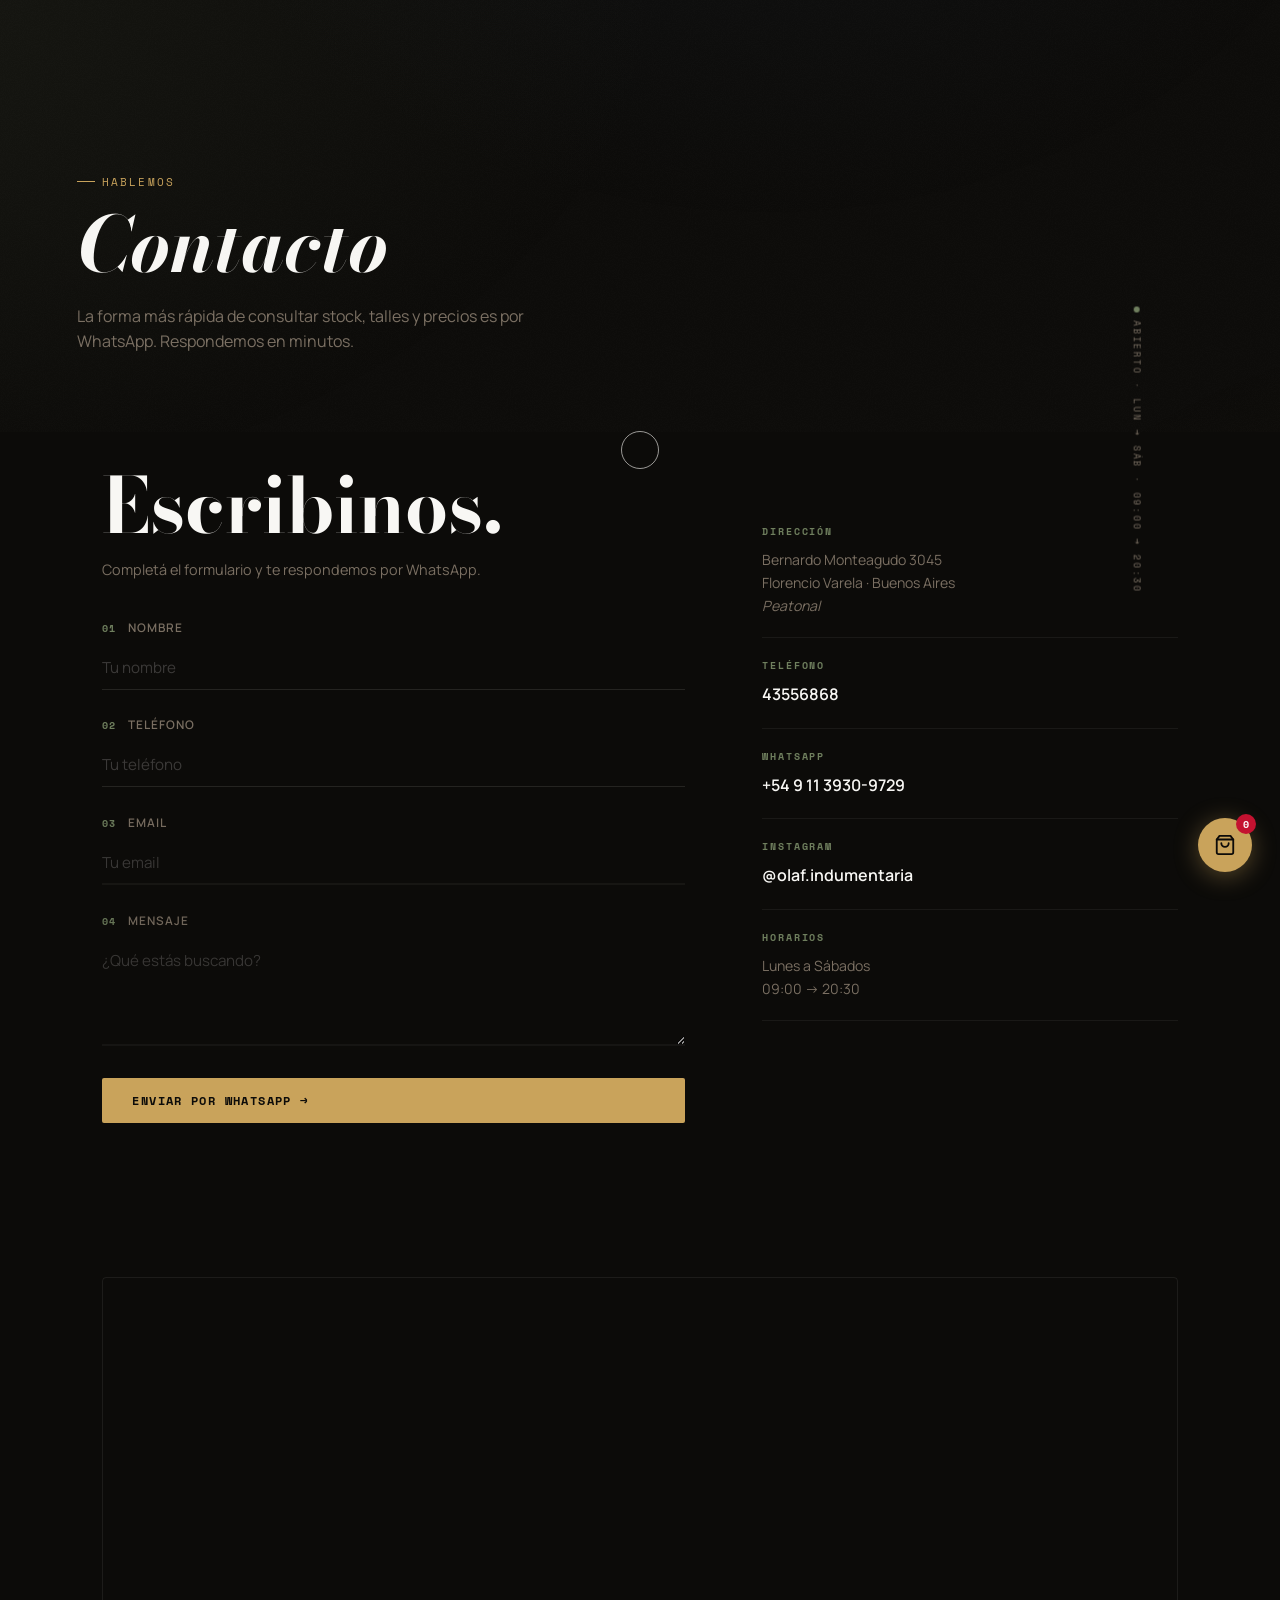
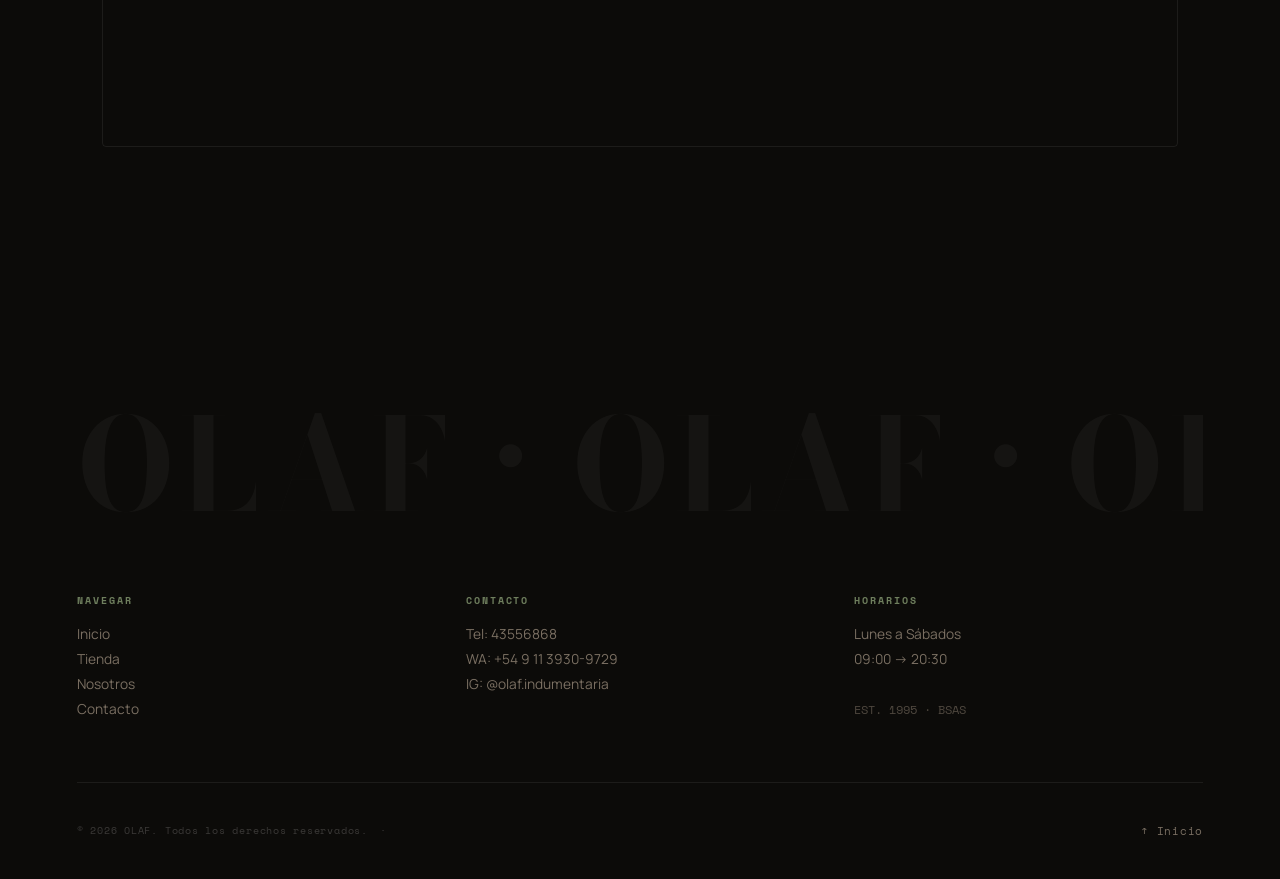
<file: contacto.html>
<!DOCTYPE html>
<html lang="es">
<head>
  <meta charset="UTF-8">
  <meta name="viewport" content="width=device-width, initial-scale=1.0">
  <meta name="description" content="Contactá a OLAF por WhatsApp o Instagram. Florencio Varela, Buenos Aires. Lunes a sábado de 09:00 a 20:30.">
  <meta name="theme-color" content="#1F1F1F">
  <title>Contacto · OLAF · Indumentaria · Florencio Varela</title>

  <link rel="preconnect" href="https://fonts.googleapis.com">
  <link rel="preconnect" href="https://fonts.gstatic.com" crossorigin>
  <link href="https://fonts.googleapis.com/css2?family=Bodoni+Moda:ital,opsz,wght@0,6..96,400;0,6..96,700;1,6..96,400;1,6..96,700&family=Manrope:wght@300;400;500;600;700&family=Space+Mono:ital,wght@0,400;0,700;1,400&display=swap" rel="stylesheet">
  <link rel="stylesheet" href="styles.css?v=20260916b">
</head>
<body>

<div id="cursor" aria-hidden="true">
  <div class="cursor-ring"></div>
  <span class="cursor-label"></span>
</div>

<div class="aurora" aria-hidden="true"></div>
<div class="grain" aria-hidden="true"></div>

<aside class="side-brand" aria-label="Estado del local">
  <span class="side-brand__dot" aria-hidden="true"></span>
  <span class="side-brand__text">ABIERTO · LUN → SÁB · 09:00 → 20:30</span>
</aside>

<div id="splash" role="status" aria-label="Cargando OLAF">
  <div class="splash__letters" aria-hidden="true">
    <span class="splash__letter">O</span>
    <span class="splash__letter">L</span>
    <span class="splash__letter">A</span>
    <span class="splash__letter">F</span>
  </div>
  <div class="splash__bar" aria-hidden="true">
    <div class="splash__bar-fill"></div>
  </div>
  <p class="splash__tagline">EST. 1995 · BSAS</p>
</div>

<nav class="nav" id="nav" role="navigation" aria-label="Navegación principal">
  <a href="index.html" class="nav__logo" data-cursor="ver">
    <img src="img/logos/olaf.png" alt="OLAF" class="nav__logo-img" loading="eager" onerror="this.style.display='none'">
  </a>

  <ul class="nav__links" role="list">
    <li><a href="index.html"    class="nav__link" data-cursor="ver"><span class="nav__num">01</span>Inicio</a></li>
    <li><a href="tienda.html"   class="nav__link" data-cursor="ver"><span class="nav__num">02</span>Tienda</a></li>
    <li><a href="nosotros.html" class="nav__link" data-cursor="leer"><span class="nav__num">03</span>Nosotros</a></li>
    <li><a href="contacto.html" class="nav__link" data-cursor="enviar" aria-current="page"><span class="nav__num">04</span>Contacto</a></li>
  </ul>

  <a href="https://wa.me/5491139309729?text=Hola%2C%20vi%20la%20web%20de%20OLAF%20y%20quiero%20consultar%20sobre%20ropa." class="nav__cta" target="_blank" rel="noopener" data-cursor="WhatsApp" aria-label="Contactar por WhatsApp">
    WhatsApp
  </a>

  <button class="nav__burger" id="navBurger" aria-label="Abrir menú" aria-expanded="false" aria-controls="navMenu">
    <span></span><span></span><span></span>
  </button>
</nav>

<div class="nav__overlay" id="navMenu" role="dialog" aria-modal="true" aria-label="Menú de navegación" hidden>
  <button class="nav__overlay-close" id="navClose" aria-label="Cerrar menú">✕</button>
  <ul role="list">
    <li><a href="index.html"    class="nav__overlay-link" data-num="01">Inicio</a></li>
    <li><a href="tienda.html"   class="nav__overlay-link" data-num="02">Tienda</a></li>
    <li><a href="nosotros.html" class="nav__overlay-link" data-num="03">Nosotros</a></li>
    <li><a href="contacto.html" class="nav__overlay-link" data-num="04">Contacto</a></li>
  </ul>
  <a href="https://wa.me/5491139309729" class="nav__overlay-wa" target="_blank" rel="noopener">WhatsApp ↗</a>
</div>

<main id="main">

  <!-- PAGE HEADER -->
  <section class="page-header">
    <div class="page-header__bg" aria-hidden="true">
      <img src="img/local-02.jpg" alt="">
    </div>
    <span class="page-eyebrow">Hablemos</span>
    <h1 class="page-title">Contacto</h1>
    <p class="page-sub">La forma más rápida de consultar stock, talles y precios es por WhatsApp. Respondemos en minutos.</p>
  </section>

  <!-- FORMULARIO + INFO -->
  <section class="section" style="padding-top: 2rem;">
    <div class="contacto__grid">
      <div class="contacto__form-col">
        <h2 class="section__title reveal" data-split>Escribinos.</h2>
        <p class="contacto__sub reveal" data-split>Completá el formulario y te respondemos por WhatsApp.</p>

        <form class="contact-form" id="contactForm" novalidate aria-label="Formulario de contacto">
          <div class="form-field reveal">
            <label class="form-field__label" for="fNombre">
              <span class="form-field__num mono">01</span> Nombre
            </label>
            <input type="text" id="fNombre" name="nombre" class="form-field__input" placeholder="Tu nombre" required autocomplete="given-name">
          </div>
          <div class="form-field reveal">
            <label class="form-field__label" for="fTelefono">
              <span class="form-field__num mono">02</span> Teléfono
            </label>
            <input type="tel" id="fTelefono" name="telefono" class="form-field__input" placeholder="Tu teléfono" autocomplete="tel">
          </div>
          <div class="form-field reveal">
            <label class="form-field__label" for="fEmail">
              <span class="form-field__num mono">03</span> Email
            </label>
            <input type="email" id="fEmail" name="email" class="form-field__input" placeholder="Tu email" autocomplete="email">
          </div>
          <div class="form-field reveal">
            <label class="form-field__label" for="fMensaje">
              <span class="form-field__num mono">04</span> Mensaje
            </label>
            <textarea id="fMensaje" name="mensaje" class="form-field__input form-field__input--ta" placeholder="¿Qué estás buscando?" rows="4" required></textarea>
          </div>
          <button type="submit" class="btn btn--primary form-submit" data-cursor="enviar" aria-label="Enviar consulta por WhatsApp">
            Enviar por WhatsApp →
          </button>
        </form>
      </div>

      <aside class="contacto__info-col" aria-label="Datos de contacto">
        <div class="contacto__info-block reveal">
          <h3 class="contacto__info-title mono">Dirección</h3>
          <p>Bernardo Monteagudo 3045<br>Florencio Varela · Buenos Aires<br><em>Peatonal</em></p>
        </div>
        <div class="contacto__info-block reveal">
          <h3 class="contacto__info-title mono">Teléfono</h3>
          <a href="tel:43556868" class="contacto__link" data-cursor="leer">43556868</a>
        </div>
        <div class="contacto__info-block reveal">
          <h3 class="contacto__info-title mono">WhatsApp</h3>
          <a href="https://wa.me/5491139309729" class="contacto__link" target="_blank" rel="noopener" data-cursor="WhatsApp">+54 9 11 3930-9729</a>
        </div>
        <div class="contacto__info-block reveal">
          <h3 class="contacto__info-title mono">Instagram</h3>
          <a href="https://instagram.com/olaf.indumentaria" class="contacto__link" target="_blank" rel="noopener" data-cursor="ver">@olaf.indumentaria</a>
        </div>
        <div class="contacto__info-block reveal">
          <h3 class="contacto__info-title mono">Horarios</h3>
          <p>Lunes a Sábados<br>09:00 → 20:30</p>
        </div>
      </aside>
    </div>
  </section>

  <!-- MAPA -->
  <section class="section" style="padding-top: 0;">
    <div class="map-wrap">
      <iframe
        src="https://www.google.com/maps/embed?pb=!1m18!1m12!1m3!1d826.7!2d-58.279!3d-34.806!2m3!1f0!2f0!3f0!3m2!1i1024!2i768!4f13.1!3m3!1m2!1s0x95bcd3e6d0e9157b%3A0x0!2zQmVybmFyZG8gTW9udGVhZ3VkbyAzMDQ1LCBGbG9yZW5jaW8gVmFyZWxh!5e0!3m2!1ses!2sar!4v1700000000000"
        width="100%" height="100%"
        style="border:0;"
        allowfullscreen=""
        loading="lazy"
        referrerpolicy="no-referrer-when-downgrade"
        title="Ubicación de OLAF en Google Maps"
        aria-label="Mapa de ubicación de OLAF"
      ></iframe>
    </div>
  </section>

</main>

<footer class="footer" role="contentinfo">
  <div class="footer__big-text" aria-hidden="true">
    OLAF&nbsp;·&nbsp;OLAF&nbsp;·&nbsp;OLAF&nbsp;·&nbsp;OLAF&nbsp;·&nbsp;OLAF
  </div>

  <div class="footer__grid">
    <div class="footer__col">
      <h3 class="footer__col-title mono">Navegar</h3>
      <p>
        <a href="index.html"    class="footer__link">Inicio</a><br>
        <a href="tienda.html"   class="footer__link">Tienda</a><br>
        <a href="nosotros.html" class="footer__link">Nosotros</a><br>
        <a href="contacto.html" class="footer__link">Contacto</a>
      </p>
    </div>
    <div class="footer__col">
      <h3 class="footer__col-title mono">Contacto</h3>
      <p>
        <a href="tel:43556868" class="footer__link">Tel: 43556868</a><br>
        <a href="https://wa.me/5491139309729" class="footer__link" target="_blank" rel="noopener">WA: +54 9 11 3930-9729</a><br>
        <a href="https://instagram.com/olaf.indumentaria" class="footer__link" target="_blank" rel="noopener">IG: @olaf.indumentaria</a>
      </p>
    </div>
    <div class="footer__col">
      <h3 class="footer__col-title mono">Horarios</h3>
      <p>
        Lunes a Sábados<br>
        09:00 → 20:30<br><br>
        <span class="mono" style="font-size:0.75rem; opacity:0.6">EST. 1995 · BSAS</span>
      </p>
    </div>
  </div>

  <div class="footer__legal">
    <span>© 2026 OLAF. Todos los derechos reservados.</span>
    <span>·</span>
    <a href="index.html" class="footer__link footer__top" data-cursor="arriba" aria-label="Volver al inicio">↑ Inicio</a>
  </div>
</footer>

<button class="cart-fab" id="cartFab" aria-label="Ver carrito" aria-expanded="false">
  <svg width="22" height="22" viewBox="0 0 24 24" fill="none" stroke="currentColor" stroke-width="2" stroke-linecap="round" stroke-linejoin="round" aria-hidden="true">
    <path d="M6 2L3 6v14a2 2 0 002 2h14a2 2 0 002-2V6l-3-4z"/><line x1="3" y1="6" x2="21" y2="6"/><path d="M16 10a4 4 0 01-8 0"/>
  </svg>
  <span class="cart-fab__count" id="cartCount" hidden>0</span>
</button>

<div class="cart-overlay" id="cartOverlay" hidden aria-hidden="true"></div>

<aside class="cart-panel" id="cartPanel" hidden role="dialog" aria-modal="true" aria-label="Carrito de compras">
  <div class="cart-panel__header">
    <h2 class="cart-panel__title">Tu pedido</h2>
    <button class="cart-panel__close" id="cartClose" aria-label="Cerrar carrito">✕</button>
  </div>
  <div class="cart-panel__items" id="cartItems">
    <p class="cart-empty" id="cartEmpty">Tu carrito está vacío.</p>
  </div>
  <div class="cart-panel__footer" id="cartFooter" hidden>
    <div class="cart-total">
      <span class="mono">Total estimado</span>
      <span class="cart-total__amount" id="cartTotal">$0</span>
    </div>
    <p class="cart-nota mono">Los precios son orientativos. Confirmamos por WhatsApp.</p>
    <button class="btn btn--primary cart-checkout" id="cartCheckout">
      Enviar pedido por WhatsApp →
    </button>
    <button class="cart-clear mono" id="cartClear">Vaciar carrito</button>
  </div>
</aside>

<script src="gsap.min.js?v=20260916b"></script>
<script src="ScrollTrigger.min.js?v=20260916b"></script>
<script src="manifest.js?v=20260916b"></script>
<script src="main.js?v=20260916b"></script>

</body>
</html>
</file>
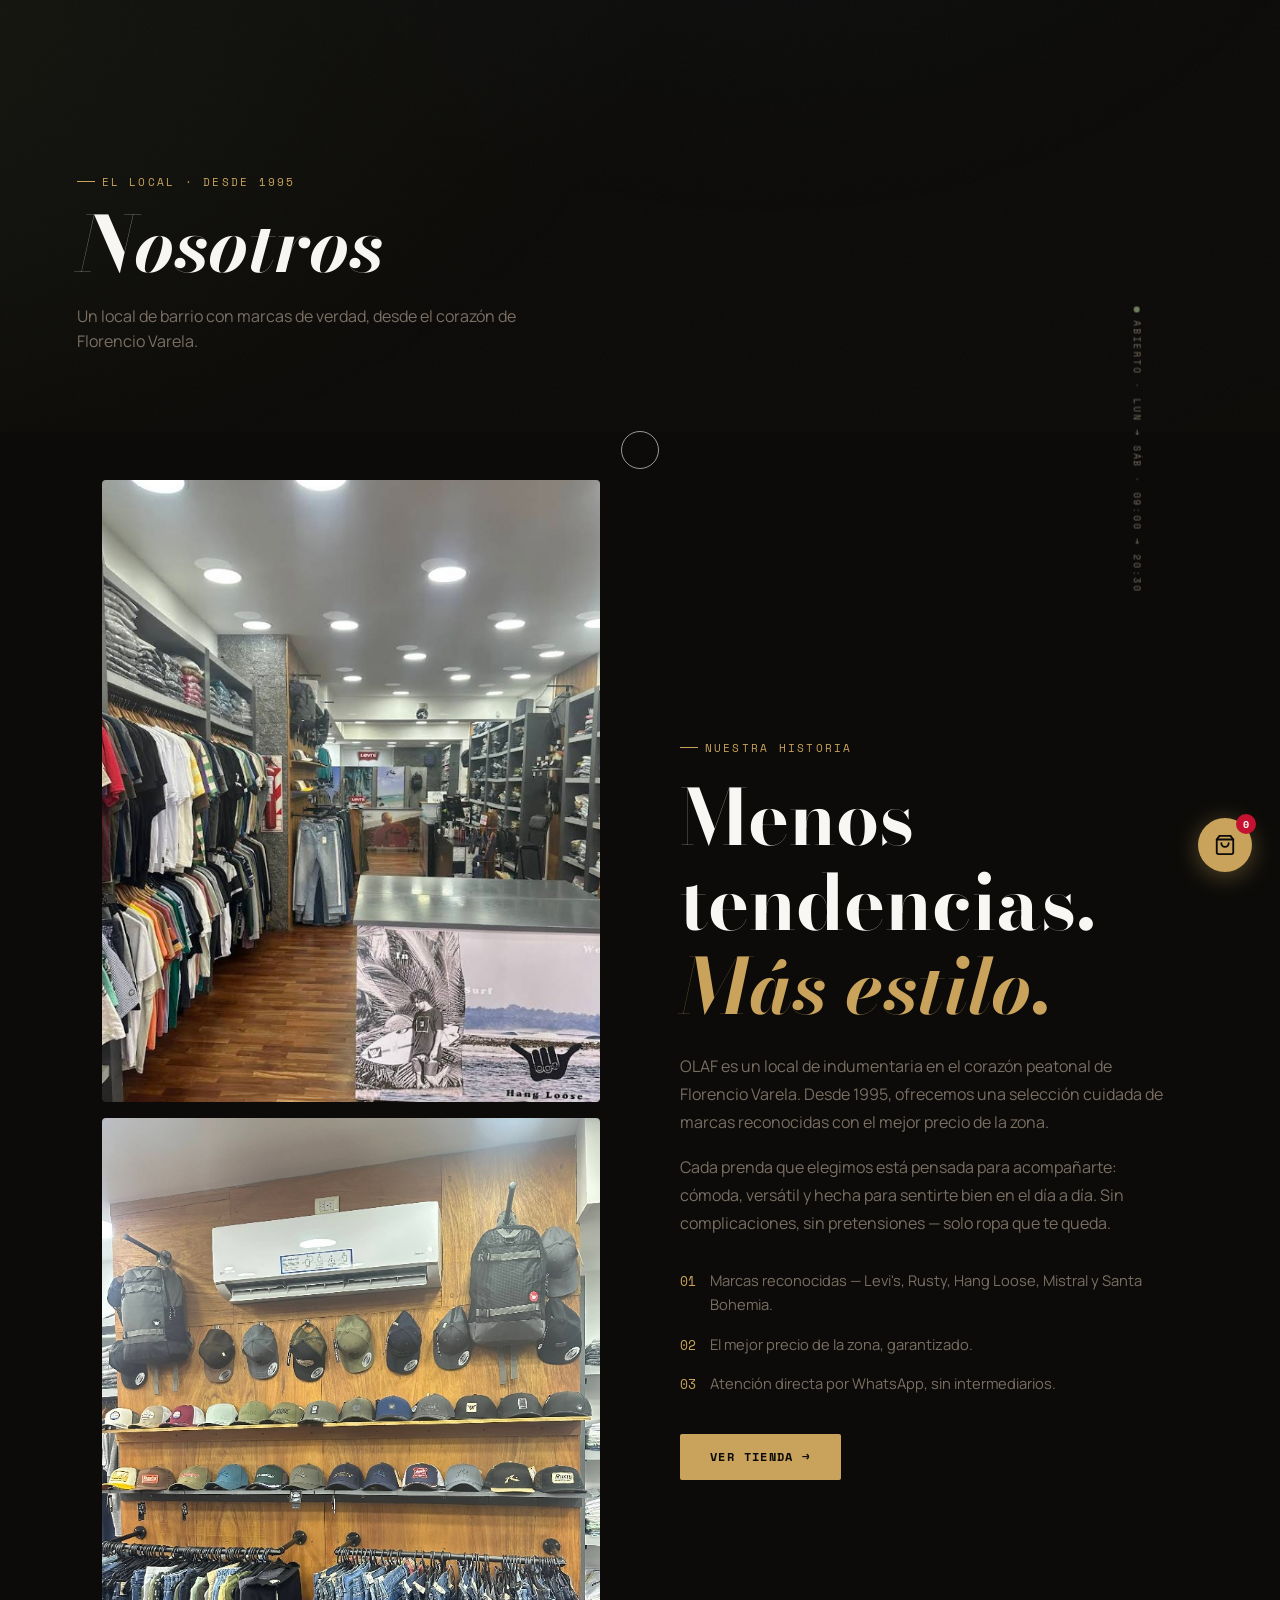
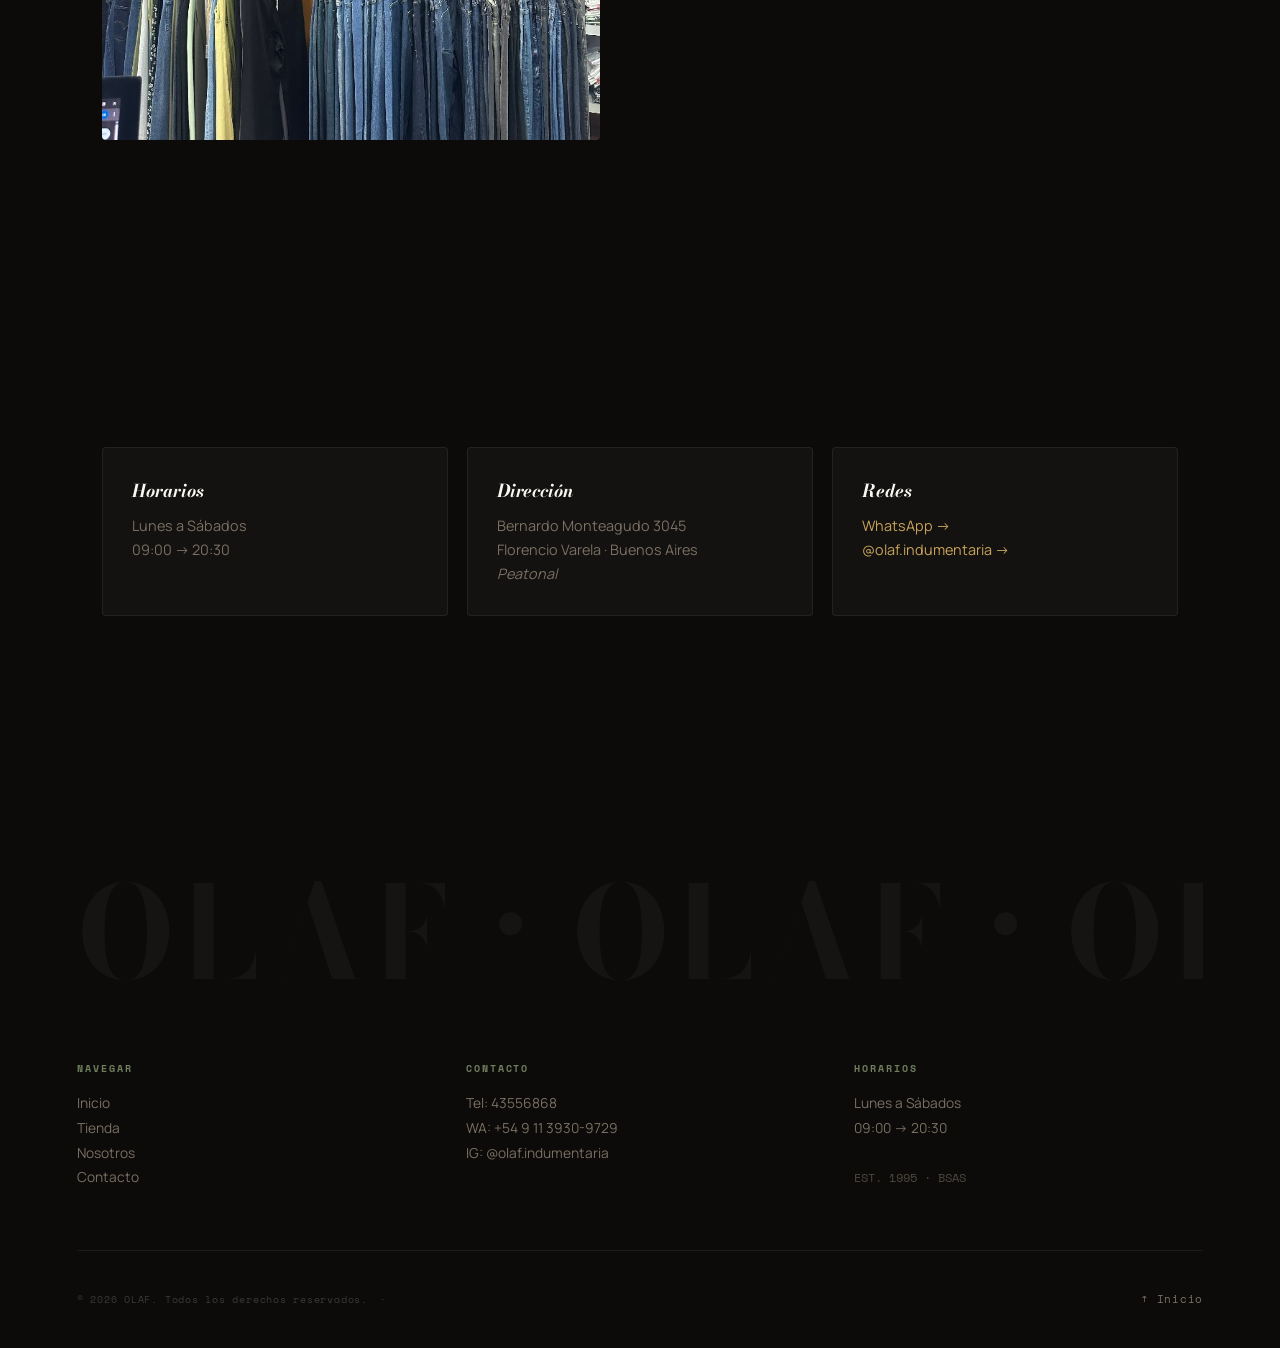
<file: nosotros.html>
<!DOCTYPE html>
<html lang="es">
<head>
  <meta charset="UTF-8">
  <meta name="viewport" content="width=device-width, initial-scale=1.0">
  <meta name="description" content="OLAF — Indumentaria en Florencio Varela desde 1995. Conocé el local, el equipo y nuestra historia.">
  <meta name="theme-color" content="#1F1F1F">
  <title>Nosotros · OLAF · Indumentaria · Florencio Varela</title>

  <link rel="preconnect" href="https://fonts.googleapis.com">
  <link rel="preconnect" href="https://fonts.gstatic.com" crossorigin>
  <link href="https://fonts.googleapis.com/css2?family=Bodoni+Moda:ital,opsz,wght@0,6..96,400;0,6..96,700;1,6..96,400;1,6..96,700&family=Manrope:wght@300;400;500;600;700&family=Space+Mono:ital,wght@0,400;0,700;1,400&display=swap" rel="stylesheet">
  <link rel="stylesheet" href="styles.css?v=20260916b">
</head>
<body>

<div id="cursor" aria-hidden="true">
  <div class="cursor-ring"></div>
  <span class="cursor-label"></span>
</div>

<div class="aurora" aria-hidden="true"></div>
<div class="grain" aria-hidden="true"></div>

<aside class="side-brand" aria-label="Estado del local">
  <span class="side-brand__dot" aria-hidden="true"></span>
  <span class="side-brand__text">ABIERTO · LUN → SÁB · 09:00 → 20:30</span>
</aside>

<div id="splash" role="status" aria-label="Cargando OLAF">
  <div class="splash__letters" aria-hidden="true">
    <span class="splash__letter">O</span>
    <span class="splash__letter">L</span>
    <span class="splash__letter">A</span>
    <span class="splash__letter">F</span>
  </div>
  <div class="splash__bar" aria-hidden="true">
    <div class="splash__bar-fill"></div>
  </div>
  <p class="splash__tagline">EST. 1995 · BSAS</p>
</div>

<nav class="nav" id="nav" role="navigation" aria-label="Navegación principal">
  <a href="index.html" class="nav__logo" data-cursor="ver">
    <img src="img/logos/olaf.png" alt="OLAF" class="nav__logo-img" loading="eager" onerror="this.style.display='none'">
  </a>

  <ul class="nav__links" role="list">
    <li><a href="index.html"    class="nav__link" data-cursor="ver"><span class="nav__num">01</span>Inicio</a></li>
    <li><a href="tienda.html"   class="nav__link" data-cursor="ver"><span class="nav__num">02</span>Tienda</a></li>
    <li><a href="nosotros.html" class="nav__link" data-cursor="leer" aria-current="page"><span class="nav__num">03</span>Nosotros</a></li>
    <li><a href="contacto.html" class="nav__link" data-cursor="enviar"><span class="nav__num">04</span>Contacto</a></li>
  </ul>

  <a href="https://wa.me/5491139309729?text=Hola%2C%20vi%20la%20web%20de%20OLAF%20y%20quiero%20consultar%20sobre%20ropa." class="nav__cta" target="_blank" rel="noopener" data-cursor="WhatsApp" aria-label="Contactar por WhatsApp">
    WhatsApp
  </a>

  <button class="nav__burger" id="navBurger" aria-label="Abrir menú" aria-expanded="false" aria-controls="navMenu">
    <span></span><span></span><span></span>
  </button>
</nav>

<div class="nav__overlay" id="navMenu" role="dialog" aria-modal="true" aria-label="Menú de navegación" hidden>
  <button class="nav__overlay-close" id="navClose" aria-label="Cerrar menú">✕</button>
  <ul role="list">
    <li><a href="index.html"    class="nav__overlay-link" data-num="01">Inicio</a></li>
    <li><a href="tienda.html"   class="nav__overlay-link" data-num="02">Tienda</a></li>
    <li><a href="nosotros.html" class="nav__overlay-link" data-num="03">Nosotros</a></li>
    <li><a href="contacto.html" class="nav__overlay-link" data-num="04">Contacto</a></li>
  </ul>
  <a href="https://wa.me/5491139309729" class="nav__overlay-wa" target="_blank" rel="noopener">WhatsApp ↗</a>
</div>

<main id="main">

  <!-- PAGE HEADER -->
  <section class="page-header">
    <div class="page-header__bg" aria-hidden="true">
      <img src="img/local-01.jpg" alt="">
    </div>
    <span class="page-eyebrow">El Local · Desde 1995</span>
    <h1 class="page-title">Nosotros</h1>
    <p class="page-sub">Un local de barrio con marcas de verdad, desde el corazón de Florencio Varela.</p>
  </section>

  <!-- HISTORIA -->
  <section class="section" style="padding-top: 3rem;">
    <div class="story">
      <div class="story__figure story__figure-stack">
        <img src="img/local-01.jpg" alt="Interior del local OLAF" loading="lazy" onerror="this.closest('.story__figure').style.display='none'">
        <img src="img/local-02.jpg" alt="Ropa en percheros en OLAF" loading="lazy" onerror="this.closest('img').style.display='none'">
      </div>

      <div class="story__text">
        <span class="page-eyebrow" style="margin-bottom: 1.2rem; display: flex;">Nuestra historia</span>
        <h2 class="section__title reveal" data-split>
          Menos tendencias.<br><em>Más estilo.</em>
        </h2>
        <p class="reveal" style="margin-top: 1.4rem; color: var(--muted); line-height: 1.75;" data-split>
          OLAF es un local de indumentaria en el corazón peatonal de Florencio Varela. Desde 1995, ofrecemos una selección cuidada de marcas reconocidas con el mejor precio de la zona.
        </p>
        <p class="reveal" style="color: var(--muted); line-height: 1.75;" data-split>
          Cada prenda que elegimos está pensada para acompañarte: cómoda, versátil y hecha para sentirte bien en el día a día. Sin complicaciones, sin pretensiones — solo ropa que te queda.
        </p>
        <ul class="story__list reveal">
          <li><span class="num">01</span><span>Marcas reconocidas — Levi's, Rusty, Hang Loose, Mistral y Santa Bohemia.</span></li>
          <li><span class="num">02</span><span>El mejor precio de la zona, garantizado.</span></li>
          <li><span class="num">03</span><span>Atención directa por WhatsApp, sin intermediarios.</span></li>
        </ul>
        <a href="tienda.html" class="btn btn--primary reveal" style="display: inline-block; margin-top: 2.4rem;" data-cursor="ver">Ver tienda →</a>
      </div>
    </div>
  </section>

  <!-- INFO GRID -->
  <section class="section">
    <div class="info-grid reveal">
      <div class="info-card">
        <h3>Horarios</h3>
        <p>Lunes a Sábados<br>09:00 → 20:30</p>
      </div>
      <div class="info-card">
        <h3>Dirección</h3>
        <p>Bernardo Monteagudo 3045<br>Florencio Varela · Buenos Aires<br><em>Peatonal</em></p>
      </div>
      <div class="info-card">
        <h3>Redes</h3>
        <p>
          <a href="https://wa.me/5491139309729" target="_blank" rel="noopener">WhatsApp →</a><br>
          <a href="https://instagram.com/olaf.indumentaria" target="_blank" rel="noopener">@olaf.indumentaria →</a>
        </p>
      </div>
    </div>
  </section>

</main>

<footer class="footer" role="contentinfo">
  <div class="footer__big-text" aria-hidden="true">
    OLAF&nbsp;·&nbsp;OLAF&nbsp;·&nbsp;OLAF&nbsp;·&nbsp;OLAF&nbsp;·&nbsp;OLAF
  </div>

  <div class="footer__grid">
    <div class="footer__col">
      <h3 class="footer__col-title mono">Navegar</h3>
      <p>
        <a href="index.html"    class="footer__link">Inicio</a><br>
        <a href="tienda.html"   class="footer__link">Tienda</a><br>
        <a href="nosotros.html" class="footer__link">Nosotros</a><br>
        <a href="contacto.html" class="footer__link">Contacto</a>
      </p>
    </div>
    <div class="footer__col">
      <h3 class="footer__col-title mono">Contacto</h3>
      <p>
        <a href="tel:43556868" class="footer__link">Tel: 43556868</a><br>
        <a href="https://wa.me/5491139309729" class="footer__link" target="_blank" rel="noopener">WA: +54 9 11 3930-9729</a><br>
        <a href="https://instagram.com/olaf.indumentaria" class="footer__link" target="_blank" rel="noopener">IG: @olaf.indumentaria</a>
      </p>
    </div>
    <div class="footer__col">
      <h3 class="footer__col-title mono">Horarios</h3>
      <p>
        Lunes a Sábados<br>
        09:00 → 20:30<br><br>
        <span class="mono" style="font-size:0.75rem; opacity:0.6">EST. 1995 · BSAS</span>
      </p>
    </div>
  </div>

  <div class="footer__legal">
    <span>© 2026 OLAF. Todos los derechos reservados.</span>
    <span>·</span>
    <a href="index.html#hero" class="footer__link footer__top" data-cursor="arriba" aria-label="Volver al inicio">↑ Inicio</a>
  </div>
</footer>

<button class="cart-fab" id="cartFab" aria-label="Ver carrito" aria-expanded="false">
  <svg width="22" height="22" viewBox="0 0 24 24" fill="none" stroke="currentColor" stroke-width="2" stroke-linecap="round" stroke-linejoin="round" aria-hidden="true">
    <path d="M6 2L3 6v14a2 2 0 002 2h14a2 2 0 002-2V6l-3-4z"/><line x1="3" y1="6" x2="21" y2="6"/><path d="M16 10a4 4 0 01-8 0"/>
  </svg>
  <span class="cart-fab__count" id="cartCount" hidden>0</span>
</button>

<div class="cart-overlay" id="cartOverlay" hidden aria-hidden="true"></div>

<aside class="cart-panel" id="cartPanel" hidden role="dialog" aria-modal="true" aria-label="Carrito de compras">
  <div class="cart-panel__header">
    <h2 class="cart-panel__title">Tu pedido</h2>
    <button class="cart-panel__close" id="cartClose" aria-label="Cerrar carrito">✕</button>
  </div>
  <div class="cart-panel__items" id="cartItems">
    <p class="cart-empty" id="cartEmpty">Tu carrito está vacío.</p>
  </div>
  <div class="cart-panel__footer" id="cartFooter" hidden>
    <div class="cart-total">
      <span class="mono">Total estimado</span>
      <span class="cart-total__amount" id="cartTotal">$0</span>
    </div>
    <p class="cart-nota mono">Los precios son orientativos. Confirmamos por WhatsApp.</p>
    <button class="btn btn--primary cart-checkout" id="cartCheckout">
      Enviar pedido por WhatsApp →
    </button>
    <button class="cart-clear mono" id="cartClear">Vaciar carrito</button>
  </div>
</aside>

<script src="gsap.min.js?v=20260916b"></script>
<script src="ScrollTrigger.min.js?v=20260916b"></script>
<script src="manifest.js?v=20260916b"></script>
<script src="main.js?v=20260916b"></script>

</body>
</html>
</file>
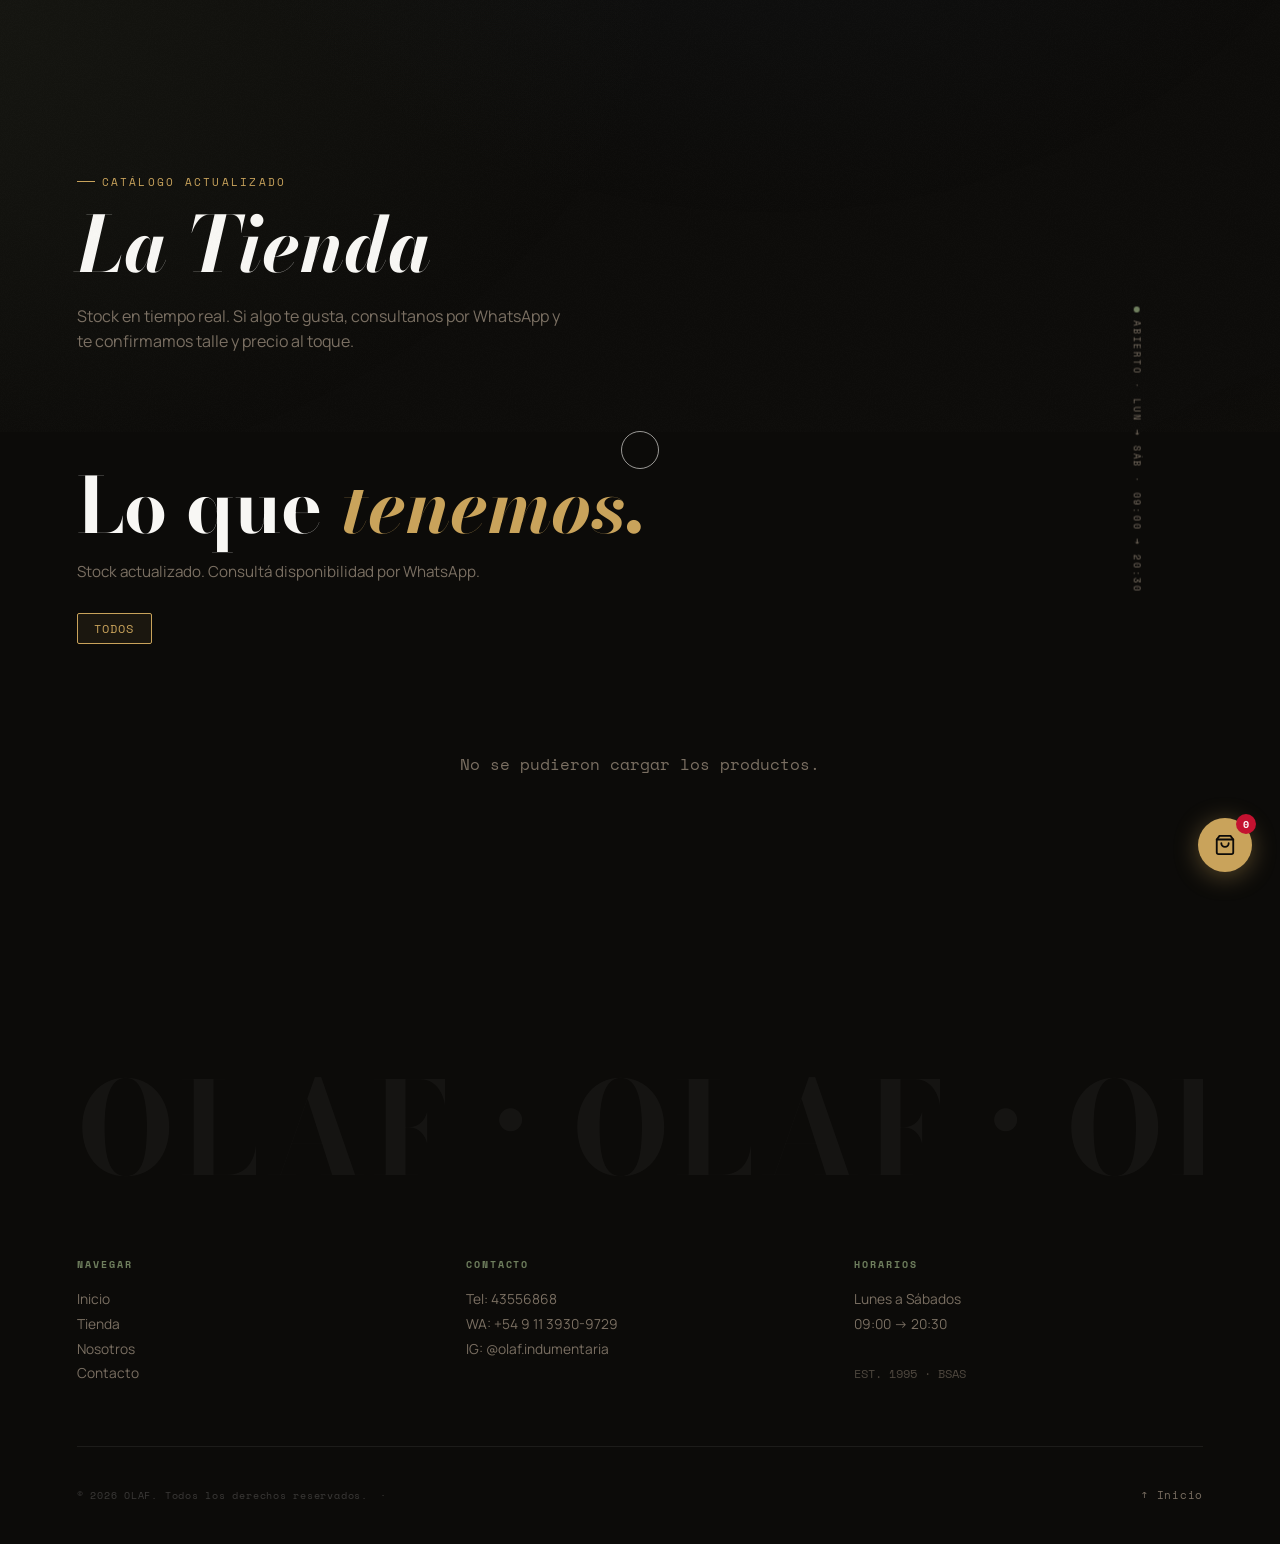
<file: tienda.html>
<!DOCTYPE html>
<html lang="es">
<head>
  <meta charset="UTF-8">
  <meta name="viewport" content="width=device-width, initial-scale=1.0">
  <meta name="description" content="OLAF — Catálogo completo de ropa en Florencio Varela. Levi's, Rusty, Hang Loose, Mistral y Santa Bohemia. Consultá stock y precios por WhatsApp.">
  <meta name="theme-color" content="#1F1F1F">
  <title>Tienda · OLAF · Indumentaria · Florencio Varela</title>

  <link rel="preconnect" href="https://fonts.googleapis.com">
  <link rel="preconnect" href="https://fonts.gstatic.com" crossorigin>
  <link href="https://fonts.googleapis.com/css2?family=Bodoni+Moda:ital,opsz,wght@0,6..96,400;0,6..96,700;1,6..96,400;1,6..96,700&family=Manrope:wght@300;400;500;600;700&family=Space+Mono:ital,wght@0,400;0,700;1,400&display=swap" rel="stylesheet">
  <link rel="stylesheet" href="styles.css?v=20260916b">
</head>
<body>

<div id="cursor" aria-hidden="true">
  <div class="cursor-ring"></div>
  <span class="cursor-label"></span>
</div>

<div class="aurora" aria-hidden="true"></div>
<div class="grain" aria-hidden="true"></div>

<aside class="side-brand" aria-label="Estado del local">
  <span class="side-brand__dot" aria-hidden="true"></span>
  <span class="side-brand__text">ABIERTO · LUN → SÁB · 09:00 → 20:30</span>
</aside>

<div id="splash" role="status" aria-label="Cargando OLAF">
  <div class="splash__letters" aria-hidden="true">
    <span class="splash__letter">O</span>
    <span class="splash__letter">L</span>
    <span class="splash__letter">A</span>
    <span class="splash__letter">F</span>
  </div>
  <div class="splash__bar" aria-hidden="true">
    <div class="splash__bar-fill"></div>
  </div>
  <p class="splash__tagline">EST. 1995 · BSAS</p>
</div>

<nav class="nav" id="nav" role="navigation" aria-label="Navegación principal">
  <a href="index.html" class="nav__logo" data-cursor="ver">
    <img src="img/logos/olaf.png" alt="OLAF" class="nav__logo-img" loading="eager" onerror="this.style.display='none'">
  </a>

  <ul class="nav__links" role="list">
    <li><a href="index.html"    class="nav__link" data-cursor="ver"><span class="nav__num">01</span>Inicio</a></li>
    <li><a href="tienda.html"   class="nav__link" data-cursor="ver" aria-current="page"><span class="nav__num">02</span>Tienda</a></li>
    <li><a href="nosotros.html" class="nav__link" data-cursor="leer"><span class="nav__num">03</span>Nosotros</a></li>
    <li><a href="contacto.html" class="nav__link" data-cursor="enviar"><span class="nav__num">04</span>Contacto</a></li>
  </ul>

  <a href="https://wa.me/5491139309729?text=Hola%2C%20vi%20la%20web%20de%20OLAF%20y%20quiero%20consultar%20sobre%20ropa." class="nav__cta" target="_blank" rel="noopener" data-cursor="WhatsApp" aria-label="Contactar por WhatsApp">
    WhatsApp
  </a>

  <button class="nav__burger" id="navBurger" aria-label="Abrir menú" aria-expanded="false" aria-controls="navMenu">
    <span></span><span></span><span></span>
  </button>
</nav>

<div class="nav__overlay" id="navMenu" role="dialog" aria-modal="true" aria-label="Menú de navegación" hidden>
  <button class="nav__overlay-close" id="navClose" aria-label="Cerrar menú">✕</button>
  <ul role="list">
    <li><a href="index.html"    class="nav__overlay-link" data-num="01">Inicio</a></li>
    <li><a href="tienda.html"   class="nav__overlay-link" data-num="02">Tienda</a></li>
    <li><a href="nosotros.html" class="nav__overlay-link" data-num="03">Nosotros</a></li>
    <li><a href="contacto.html" class="nav__overlay-link" data-num="04">Contacto</a></li>
  </ul>
  <a href="https://wa.me/5491139309729" class="nav__overlay-wa" target="_blank" rel="noopener">WhatsApp ↗</a>
</div>

<main id="main">

  <!-- PAGE HEADER -->
  <section class="page-header">
    <div class="page-header__bg" aria-hidden="true">
      <img src="img/local-03.jpg" alt="">
    </div>
    <span class="page-eyebrow">Catálogo actualizado</span>
    <h1 class="page-title">La Tienda</h1>
    <p class="page-sub">Stock en tiempo real. Si algo te gusta, consultanos por WhatsApp y te confirmamos talle y precio al toque.</p>
  </section>

  <!-- PRODUCTOS -->
  <section id="productos" class="section productos" aria-labelledby="productos-title" style="padding-top: 2rem;">
    <div class="productos__header">
      <h2 id="productos-title" class="section__title reveal" data-split>
        Lo que <em>tenemos.</em>
      </h2>
      <p class="productos__sub reveal" data-split>Stock actualizado. Consultá disponibilidad por WhatsApp.</p>
      <div class="productos__filtros" id="productosFiltros" role="group" aria-label="Filtrar por categoría">
        <button class="filtro-btn filtro-btn--active" data-cat="todos">Todos</button>
      </div>
    </div>

    <div class="productos__grid" id="productosGrid" aria-live="polite">
      <div class="productos__loading" id="productosLoading">
        <span class="mono">Cargando productos...</span>
      </div>
    </div>
  </section>

</main>

<footer class="footer" role="contentinfo">
  <div class="footer__big-text" aria-hidden="true">
    OLAF&nbsp;·&nbsp;OLAF&nbsp;·&nbsp;OLAF&nbsp;·&nbsp;OLAF&nbsp;·&nbsp;OLAF
  </div>

  <div class="footer__grid">
    <div class="footer__col">
      <h3 class="footer__col-title mono">Navegar</h3>
      <p>
        <a href="index.html"    class="footer__link">Inicio</a><br>
        <a href="tienda.html"   class="footer__link">Tienda</a><br>
        <a href="nosotros.html" class="footer__link">Nosotros</a><br>
        <a href="contacto.html" class="footer__link">Contacto</a>
      </p>
    </div>
    <div class="footer__col">
      <h3 class="footer__col-title mono">Contacto</h3>
      <p>
        <a href="tel:43556868" class="footer__link">Tel: 43556868</a><br>
        <a href="https://wa.me/5491139309729" class="footer__link" target="_blank" rel="noopener">WA: +54 9 11 3930-9729</a><br>
        <a href="https://instagram.com/olaf.indumentaria" class="footer__link" target="_blank" rel="noopener">IG: @olaf.indumentaria</a>
      </p>
    </div>
    <div class="footer__col">
      <h3 class="footer__col-title mono">Horarios</h3>
      <p>
        Lunes a Sábados<br>
        09:00 → 20:30<br><br>
        <span class="mono" style="font-size:0.75rem; opacity:0.6">EST. 1995 · BSAS</span>
      </p>
    </div>
  </div>

  <div class="footer__legal">
    <span>© 2026 OLAF. Todos los derechos reservados.</span>
    <span>·</span>
    <a href="index.html" class="footer__link footer__top" data-cursor="arriba" aria-label="Volver al inicio">↑ Inicio</a>
  </div>
</footer>

<button class="cart-fab" id="cartFab" aria-label="Ver carrito" aria-expanded="false">
  <svg width="22" height="22" viewBox="0 0 24 24" fill="none" stroke="currentColor" stroke-width="2" stroke-linecap="round" stroke-linejoin="round" aria-hidden="true">
    <path d="M6 2L3 6v14a2 2 0 002 2h14a2 2 0 002-2V6l-3-4z"/><line x1="3" y1="6" x2="21" y2="6"/><path d="M16 10a4 4 0 01-8 0"/>
  </svg>
  <span class="cart-fab__count" id="cartCount" hidden>0</span>
</button>

<div class="cart-overlay" id="cartOverlay" hidden aria-hidden="true"></div>

<aside class="cart-panel" id="cartPanel" hidden role="dialog" aria-modal="true" aria-label="Carrito de compras">
  <div class="cart-panel__header">
    <h2 class="cart-panel__title">Tu pedido</h2>
    <button class="cart-panel__close" id="cartClose" aria-label="Cerrar carrito">✕</button>
  </div>
  <div class="cart-panel__items" id="cartItems">
    <p class="cart-empty" id="cartEmpty">Tu carrito está vacío.</p>
  </div>
  <div class="cart-panel__footer" id="cartFooter" hidden>
    <div class="cart-total">
      <span class="mono">Total estimado</span>
      <span class="cart-total__amount" id="cartTotal">$0</span>
    </div>
    <p class="cart-nota mono">Los precios son orientativos. Confirmamos por WhatsApp.</p>
    <button class="btn btn--primary cart-checkout" id="cartCheckout">
      Enviar pedido por WhatsApp →
    </button>
    <button class="cart-clear mono" id="cartClear">Vaciar carrito</button>
  </div>
</aside>

<script src="gsap.min.js?v=20260916b"></script>
<script src="ScrollTrigger.min.js?v=20260916b"></script>
<script src="manifest.js?v=20260916b"></script>
<script src="main.js?v=20260916b"></script>

</body>
</html>
</file>
<file: styles.css>
/* ============================================================
   OLAF · STYLES — Editorial Dark Warm
   Fondo oscuro cálido, tipografía editorial, aurora de grano
   ============================================================ */

/* ── RESET & BASE ─────────────────────────────────────────── */
*, *::before, *::after { box-sizing: border-box; margin: 0; padding: 0; }

:root {
  /* Paleta dark warm */
  --bg:       #0C0B09;
  --bg2:      #141210;
  --bg3:      #1A1815;
  --bg4:      #221F1B;
  --white:    #F8F7F4;
  --beige:    #DCCDB8;
  --muted:    #7A6F62;
  --gray:     #3A3A3A;
  --olive:    #6F7F5E;
  --gold:     #C9A35B;
  --red:      #C41230;
  --nav-h:    68px;
  --ease:     cubic-bezier(.16,1,.3,1);
  --ease-out: cubic-bezier(.22,1,.36,1);
}

html {
  scroll-behavior: smooth;
  background: var(--bg);
}

body {
  font-family: 'Manrope', system-ui, sans-serif;
  font-size: 16px;
  line-height: 1.6;
  color: var(--white);
  background: var(--bg);
  overflow-x: hidden;
  cursor: none;
}

@media (hover: none) { body { cursor: auto; } }

img  { max-width: 100%; display: block; object-fit: cover; }
a    { color: inherit; text-decoration: none; }
ul   { list-style: none; }
button { font-family: inherit; cursor: none; border: none; background: none; }
@media (hover: none) { button { cursor: pointer; } }

.sr-only {
  position: absolute; width: 1px; height: 1px;
  padding: 0; margin: -1px; overflow: hidden;
  clip: rect(0,0,0,0); white-space: nowrap; border: 0;
}
.mono { font-family: 'Space Mono', monospace; }

/* ── CURSOR ───────────────────────────────────────────────── */
#cursor {
  position: fixed; top: 0; left: 0;
  pointer-events: none; z-index: 9999;
}
.cursor-ring {
  width: 38px; height: 38px;
  border: 1.5px solid rgba(248,247,244,.6);
  border-radius: 50%;
  position: absolute;
  transform: translate(-50%, -50%);
  transition: width .25s var(--ease), height .25s var(--ease), border-color .2s, background .2s;
  will-change: transform;
}
.cursor-label {
  position: absolute;
  top: 50%; left: 50%;
  transform: translate(16px, -50%);
  font-family: 'Space Mono', monospace;
  font-size: 9px; letter-spacing: .1em; text-transform: uppercase;
  color: var(--white); white-space: nowrap;
  opacity: 0; transition: opacity .2s;
}
#cursor.cursor--active .cursor-ring {
  width: 60px; height: 60px;
  background: rgba(201,163,91,.08);
  border-color: rgba(201,163,91,.6);
}
#cursor.cursor--active .cursor-label { opacity: 1; }
@media (hover: none) { #cursor { display: none; } }

/* ── AURORA GLOBAL ────────────────────────────────────────── */
.aurora {
  position: fixed; inset: -50%;
  width: 200%; height: 200%;
  background:
    radial-gradient(ellipse 55% 45% at 15% 25%, rgba(111,127,94,.11) 0%, transparent 65%),
    radial-gradient(ellipse 45% 55% at 85% 75%, rgba(201,163,91,.07) 0%, transparent 60%),
    radial-gradient(ellipse 40% 50% at 55% 5%,  rgba(63,95,138,.09)  0%, transparent 65%);
  animation: aurora-drift 32s ease-in-out infinite alternate;
  pointer-events: none; z-index: 0;
}
@keyframes aurora-drift {
  0%   { transform: translate(0,0)   rotate(0deg)  scale(1); }
  33%  { transform: translate(-5%,4%) rotate(5deg)  scale(1.05); }
  66%  { transform: translate(4%,-3%) rotate(-4deg) scale(.96); }
  100% { transform: translate(-3%,5%) rotate(6deg)  scale(1.04); }
}

.grain {
  position: fixed; inset: 0;
  background-image: url("data:image/svg+xml,%3Csvg viewBox='0 0 200 200' xmlns='http://www.w3.org/2000/svg'%3E%3Cfilter id='n'%3E%3CfeTurbulence type='fractalNoise' baseFrequency='0.85' numOctaves='4' stitchTiles='stitch'/%3E%3CfeColorMatrix type='saturate' values='0'/%3E%3C/filter%3E%3Crect width='100%25' height='100%25' filter='url(%23n)' opacity='0.055'/%3E%3C/svg%3E");
  background-size: 180px;
  pointer-events: none; z-index: 1; opacity: .5;
}

/* ── SIDE BRAND ───────────────────────────────────────────── */
.side-brand {
  position: fixed; right: 0; top: 50%;
  transform: translateY(-50%) rotate(90deg);
  transform-origin: center;
  display: flex; align-items: center; gap: 8px;
  z-index: 50;
}
.side-brand__dot {
  width: 6px; height: 6px; border-radius: 50%;
  background: var(--olive);
  animation: pulse-dot 2.4s ease-in-out infinite;
}
@keyframes pulse-dot {
  0%,100% { transform: scale(1); opacity: 1; }
  50%      { transform: scale(1.7); opacity: .4; }
}
.side-brand__text {
  font-family: 'Space Mono', monospace;
  font-size: 9px; letter-spacing: .2em; text-transform: uppercase;
  color: var(--muted); white-space: nowrap;
}
@media (max-width: 768px) { .side-brand { display: none; } }

/* ── SPLASH ───────────────────────────────────────────────── */
#splash {
  position: fixed; inset: 0;
  background: var(--bg);
  display: flex; flex-direction: column;
  align-items: center; justify-content: center; gap: 32px;
  z-index: 10000;
  transition: opacity .7s var(--ease), visibility .7s;
}
#splash.hidden { opacity: 0; visibility: hidden; pointer-events: none; }

.splash__logo-wrap {
  display: flex; flex-direction: column; align-items: center; gap: 20px;
}

/* Logo OLAF clothing recreado como SVG */
.splash__logo svg {
  width: clamp(200px, 40vw, 340px);
  height: auto;
}

.splash__letters {
  display: flex; gap: 14px;
}
.splash__letter {
  font-family: 'Bodoni Moda', serif;
  font-size: clamp(5rem, 14vw, 10rem);
  font-weight: 700;
  color: var(--white);
  opacity: 0;
  transform: translateY(45px);
  animation: splash-letter .75s var(--ease) forwards;
}
.splash__letter:nth-child(1) { animation-delay: .1s; }
.splash__letter:nth-child(2) { animation-delay: .25s; }
.splash__letter:nth-child(3) { animation-delay: .4s; }
.splash__letter:nth-child(4) { animation-delay: .55s; }
@keyframes splash-letter { to { opacity: 1; transform: translateY(0); } }

.splash__bar {
  width: min(260px, 62vw); height: 1px;
  background: rgba(248,247,244,.1); overflow: hidden;
}
.splash__bar-fill {
  height: 100%; background: var(--gold);
  animation: splash-fill 3.6s var(--ease) .6s forwards;
  width: 0;
}
@keyframes splash-fill { to { width: 100%; } }

.splash__tagline {
  font-family: 'Space Mono', monospace;
  font-size: 10px; letter-spacing: .22em; text-transform: uppercase;
  color: var(--muted);
  opacity: 0; animation: fade-in .5s .9s forwards;
}
@keyframes fade-in { to { opacity: 1; } }

/* CSS safety: ocultar splash tras 4.5s */
@keyframes splash-auto-hide {
  0%,98% { opacity: 1; visibility: visible; }
  100%    { opacity: 0; visibility: hidden; pointer-events: none; }
}
#splash { animation: splash-auto-hide 4.5s linear forwards; }

/* ── NAV ──────────────────────────────────────────────────── */
.nav {
  position: fixed; top: 0; left: 0; right: 0;
  height: var(--nav-h);
  display: flex; align-items: center;
  padding: 0 clamp(20px, 5vw, 60px); gap: 28px;
  z-index: 500;
  transition: background .4s, backdrop-filter .4s, box-shadow .4s;
}
.nav.nav--scrolled {
  background: rgba(12,11,9,.88);
  backdrop-filter: blur(20px);
  -webkit-backdrop-filter: blur(20px);
  box-shadow: 0 1px 0 rgba(248,247,244,.06);
}
.nav__logo {
  font-family: 'Bodoni Moda', serif;
  font-size: 1.55rem; font-weight: 700; letter-spacing: .04em;
  color: var(--white); flex-shrink: 0;
  display: flex; align-items: center; gap: 10px;
}
.nav__logo-mark {
  width: 32px; height: 32px;
  background: var(--white); border-radius: 3px;
  display: flex; align-items: center; justify-content: center;
}
.nav__logo-mark svg { width: 24px; height: 24px; }
.nav__logo-img {
  height: 30px; width: auto; object-fit: contain;
  filter: invert(1);
}

.nav__links { display: flex; gap: 22px; margin-left: auto; }
.nav__link {
  font-size: .75rem; font-weight: 500; letter-spacing: .06em;
  text-transform: uppercase; color: var(--muted);
  transition: color .2s;
  display: flex; align-items: center; gap: 5px;
}
.nav__link:hover { color: var(--white); }
.nav__num { font-family: 'Space Mono', monospace; font-size: .62rem; color: var(--olive); }

.nav__cta {
  font-family: 'Space Mono', monospace;
  font-size: .68rem; letter-spacing: .1em; text-transform: uppercase;
  padding: 9px 20px;
  background: var(--gold); color: var(--bg);
  border-radius: 2px; font-weight: 700;
  transition: background .2s, transform .2s var(--ease);
  flex-shrink: 0;
}
.nav__cta:hover { background: var(--white); transform: translateY(-1px); }

.nav__burger {
  display: none; flex-direction: column; gap: 5px;
  width: 30px; padding: 4px; margin-left: auto;
}
.nav__burger span {
  display: block; height: 1.5px;
  background: var(--white); border-radius: 2px;
  transition: transform .3s var(--ease), opacity .3s;
}
.nav__burger.open span:nth-child(1) { transform: translateY(6.5px) rotate(45deg); }
.nav__burger.open span:nth-child(2) { opacity: 0; }
.nav__burger.open span:nth-child(3) { transform: translateY(-6.5px) rotate(-45deg); }

/* overlay móvil */
.nav__overlay {
  position: fixed; inset: 0;
  background: var(--bg);
  z-index: 490;
  display: flex; flex-direction: column;
  align-items: center; justify-content: center; gap: 28px;
  opacity: 0; transition: opacity .4s var(--ease);
}
.nav__overlay[hidden] { display: none !important; }
.nav__overlay:not([hidden]) { opacity: 1; }
.nav__overlay-close {
  position: absolute; top: 22px; right: 24px;
  color: var(--muted); font-size: 1.4rem; cursor: pointer;
  transition: color .2s;
}
.nav__overlay-close:hover { color: var(--white); }
.nav__overlay-link {
  font-family: 'Bodoni Moda', serif;
  font-size: clamp(2rem, 8vw, 3.5rem); font-weight: 700;
  color: var(--white);
  display: flex; align-items: center; gap: 18px;
  transition: color .2s;
}
.nav__overlay-link::before {
  content: attr(data-num);
  font-family: 'Space Mono', monospace;
  font-size: .75rem; color: var(--olive);
}
.nav__overlay-link:hover { color: var(--gold); }
.nav__overlay-wa {
  font-family: 'Space Mono', monospace;
  font-size: .82rem; letter-spacing: .12em; text-transform: uppercase;
  color: var(--bg); background: var(--gold);
  padding: 13px 36px; border-radius: 2px;
  transition: background .2s;
}
.nav__overlay-wa:hover { background: var(--white); }

@media (max-width: 900px) {
  .nav__links { display: none; }
  .nav__cta   { display: none; }
  .nav__burger { display: flex; }
}

/* ── BOTONES ──────────────────────────────────────────────── */
.btn {
  display: inline-flex; align-items: center; gap: 10px;
  padding: 14px 30px;
  font-family: 'Space Mono', monospace;
  font-size: .72rem; letter-spacing: .12em; text-transform: uppercase;
  border-radius: 2px; font-weight: 700;
  transition: background .2s, color .2s, transform .2s var(--ease), border-color .2s;
}
.btn--primary { background: var(--gold); color: var(--bg); }
.btn--primary:hover { background: var(--white); transform: translateY(-2px); }

.btn--ghost {
  background: transparent; color: var(--white);
  border: 1px solid rgba(248,247,244,.25);
}
.btn--ghost:hover { border-color: var(--white); background: rgba(248,247,244,.06); }

.btn--light { background: var(--white); color: var(--bg); }
.btn--light:hover { background: var(--beige); transform: translateY(-2px); }

.btn__arrow { transition: transform .2s; }
.btn:hover .btn__arrow { transform: translateX(5px); }

/* ── SECCIÓN BASE ─────────────────────────────────────────── */
.section {
  position: relative;
  padding: clamp(80px, 12vw, 160px) clamp(24px, 8vw, 120px);
  overflow: hidden; z-index: 2;
  background: var(--bg);
}
.section--alt  { background: var(--bg2); }
.section--alt2 { background: var(--bg3); }

.section__watermark {
  position: absolute; top: -0.15em; left: -0.04em;
  font-family: 'Bodoni Moda', serif;
  font-size: clamp(10rem, 28vw, 22rem); font-weight: 700;
  color: var(--white); opacity: .03;
  line-height: 1; pointer-events: none; user-select: none; z-index: 0;
}
.section__title {
  font-family: 'Bodoni Moda', serif;
  font-size: clamp(2.4rem, 6vw, 5rem); font-weight: 700; line-height: 1.1;
  color: var(--white);
}
.section__title em { font-style: italic; color: var(--gold); }

/* ── REVEAL ───────────────────────────────────────────────── */
.reveal { opacity: 0; transform: translateY(26px); transition: opacity .8s var(--ease), transform .8s var(--ease); }
.reveal[data-split] { opacity: 1; transform: none; }   /* safety net */
.reveal.is-visible  { opacity: 1; transform: translateY(0); }
.reveal:nth-child(2) { transition-delay: .1s; }
.reveal:nth-child(3) { transition-delay: .2s; }
.reveal:nth-child(4) { transition-delay: .3s; }

/* ── MARQUEE ──────────────────────────────────────────────── */
.marquee {
  overflow: hidden; padding: 16px 0;
  z-index: 2; position: relative;
  background: var(--bg2);
  border-top: 1px solid rgba(248,247,244,.06);
  border-bottom: 1px solid rgba(248,247,244,.06);
}
.marquee__track {
  display: flex; align-items: center;
  white-space: nowrap;
  animation: marquee-scroll 26s linear infinite;
  width: max-content;
}
.marquee--reverse .marquee__track {
  animation-direction: reverse; animation-duration: 20s;
}
.marquee__track span {
  font-family: 'Space Mono', monospace;
  font-size: .72rem; letter-spacing: .12em; text-transform: uppercase;
  padding: 0 22px; color: var(--muted);
}
.marquee__sep { color: var(--gold) !important; padding: 0 6px !important; }
@keyframes marquee-scroll {
  from { transform: translateX(0); }
  to   { transform: translateX(-50%); }
}

/* ── HERO ─────────────────────────────────────────────────── */
.hero {
  position: relative; min-height: 100svh;
  display: flex; align-items: center;
  padding: var(--nav-h) clamp(24px, 8vw, 120px) 80px;
  z-index: 2; overflow: hidden;
  background: var(--bg);
}
.hero__bg {
  position: absolute; inset: 0;
  background: radial-gradient(ellipse 70% 80% at 70% 50%, #1c1507 0%, var(--bg) 75%);
  z-index: 0;
}
.hero__bg-img {
  width: 100%; height: 100%; object-fit: cover;
  opacity: .3; mix-blend-mode: luminosity;
}
.hero__overlay {
  position: absolute; inset: 0;
  background:
    linear-gradient(to right, rgba(12,11,9,.9) 0%, rgba(12,11,9,.3) 60%, transparent 100%),
    linear-gradient(to top, rgba(12,11,9,.6) 0%, transparent 50%);
  z-index: 1;
}
.hero__content {
  position: relative; z-index: 2;
  max-width: 860px; color: var(--white);
  display: flex; flex-direction: column; gap: 22px;
}
.hero__kicker {
  font-family: 'Space Mono', monospace;
  font-size: clamp(.6rem, 1.1vw, .75rem); letter-spacing: .2em; text-transform: uppercase;
  color: var(--muted);
  display: flex; align-items: center; gap: 14px;
}
.hero__kicker::before {
  content: '';
  display: inline-block; width: 40px; height: 1px; background: var(--gold);
}
.hero__kicker em { font-style: italic; color: var(--gold); font-family: 'Bodoni Moda', serif; }

.hero__title {
  font-family: 'Bodoni Moda', serif;
  font-size: clamp(4.5rem, 12vw, 10.5rem); font-weight: 700; line-height: .92;
  display: flex; flex-direction: column;
}
.hero__title-line1 { display: block; }
.hero__title-line2 {
  display: block;
  margin-left: clamp(60px, 14vw, 200px);
  font-style: italic; color: var(--gold);
}

.hero__tagline {
  font-size: clamp(.9rem, 1.8vw, 1.1rem); font-weight: 300;
  color: rgba(248,247,244,.55); max-width: 400px; line-height: 1.7;
}
.hero__ctas { display: flex; flex-wrap: wrap; gap: 14px; padding-top: 10px; }

.hero__scroll-hint {
  position: absolute; bottom: 30px; left: 50%;
  transform: translateX(-50%);
  display: flex; flex-direction: column; align-items: center; gap: 10px;
  z-index: 2; color: var(--muted);
  animation: scroll-bounce 2.2s ease-in-out infinite;
}
.hero__scroll-line {
  width: 1px; height: 44px; background: currentColor;
  animation: scroll-line 2.2s ease-in-out infinite;
}
.hero__scroll-text {
  font-family: 'Space Mono', monospace; font-size: .58rem; letter-spacing: .24em; text-transform: uppercase;
}
@keyframes scroll-line {
  0%,100% { transform: scaleY(1); opacity: .4; }
  50%      { transform: scaleY(.35); opacity: .1; }
}
@keyframes scroll-bounce {
  0%,100% { transform: translateX(-50%) translateY(0); }
  50%      { transform: translateX(-50%) translateY(7px); }
}

/* ── LOCAL (01) ───────────────────────────────────────────── */
.local {
  background: var(--bg2);
  display: grid;
  grid-template-columns: 1fr 1.1fr;
  gap: clamp(40px, 6vw, 100px);
  align-items: start;
}
.local__collage {
  position: relative; height: clamp(460px, 60vw, 720px);
}
.local__photo {
  position: absolute; border-radius: 2px; overflow: hidden;
  box-shadow: 0 24px 60px rgba(0,0,0,.5);
}
.local__photo img { width: 100%; height: 100%; object-fit: cover; transition: transform .8s var(--ease); }
.local__photo:hover img { transform: scale(1.04); }
.local__photo--a { top: 0; left: 0; width: 70%; height: 54%; transform: rotate(-1.5deg); }
.local__photo--b { top: 28%; right: 0; width: 62%; height: 52%; transform: rotate(2deg); z-index: 2; }
.local__photo--c { bottom: 0; left: 6%; width: 50%; height: 38%; transform: rotate(-.8deg); z-index: 3; }

.photo--placeholder {
  background: linear-gradient(135deg, var(--bg3) 0%, var(--bg4) 100%);
  display: flex; align-items: center; justify-content: center;
}
.photo--placeholder::after {
  content: 'OLAF';
  font-family: 'Bodoni Moda', serif; font-size: 1.4rem; font-weight: 700;
  color: rgba(248,247,244,.08); letter-spacing: .3em;
}
.local__tape {
  position: absolute; top: -10px; right: 14px;
  font-family: 'Space Mono', monospace; font-size: .62rem; letter-spacing: .18em; text-transform: uppercase;
  background: var(--gold); color: var(--bg);
  padding: 4px 12px; transform: rotate(1.5deg); font-weight: 700;
}
.local__content { position: relative; z-index: 1; padding-top: 16px; }
.local__aside { margin-bottom: 18px; }
.local__aside-label {
  font-family: 'Space Mono', monospace; font-size: .62rem; letter-spacing: .22em; text-transform: uppercase;
  color: var(--olive); border-left: 2px solid var(--olive); padding-left: 10px;
}
.local__title {
  font-family: 'Bodoni Moda', serif;
  font-size: clamp(2rem, 4.5vw, 4rem); font-weight: 700; line-height: 1.1;
  margin-bottom: 24px; color: var(--white);
}
.local__title em { font-style: italic; color: var(--gold); }
.local__quote {
  font-family: 'Bodoni Moda', serif; font-size: clamp(.95rem, 1.8vw, 1.2rem);
  font-style: italic; color: var(--beige);
  border-left: 2px solid rgba(220,205,184,.2); padding-left: 20px; margin-bottom: 28px;
}
.local__lead   { font-size: .95rem; font-weight: 600; line-height: 1.7; margin-bottom: 14px; color: var(--white); }
.local__support { font-size: .88rem; color: var(--muted); line-height: 1.75; margin-bottom: 28px; }
.local__defs   { border-top: 1px solid rgba(248,247,244,.07); margin-bottom: 22px; }
.local__def-row {
  display: flex; justify-content: space-between;
  padding: 13px 0; border-bottom: 1px solid rgba(248,247,244,.05);
}
.local__def-term { font-family: 'Space Mono', monospace; font-size: .7rem; letter-spacing: .1em; text-transform: uppercase; color: var(--muted); }
.local__def-val  { font-size: .88rem; font-weight: 600; color: var(--white); }
.local__address-meta { font-size: .78rem; color: var(--muted); line-height: 1.85; }

@media (max-width: 900px) {
  .local { grid-template-columns: 1fr; }
  .local__collage { height: clamp(300px, 80vw, 480px); }
}

/* ── MARCAS (02) ──────────────────────────────────────────── */
.marcas {
  padding: 0; background: var(--bg); min-height: 100vh; position: relative;
}
.marcas__header {
  position: absolute; top: 0; left: 0; right: 0;
  display: flex; justify-content: space-between; align-items: flex-start;
  padding: 36px clamp(24px, 5vw, 60px); z-index: 10; pointer-events: none;
}
.marcas__progress { display: flex; align-items: center; gap: 6px; color: var(--muted); font-size: .78rem; }
.marcas__progress-current { color: var(--white); }
.marcas__track-wrap { overflow: hidden; width: 100%; }
.marcas__track { display: flex; flex-direction: row; width: max-content; }

/* MARCA CARD */
.marca-card {
  position: relative; width: 100vw; min-height: 100vh; flex-shrink: 0;
  overflow: hidden; display: flex; align-items: center; justify-content: center;
  padding: calc(var(--nav-h) + 60px) clamp(24px, 8vw, 100px) 80px;
  background: var(--bg);
}
.marca-card__bg {
  position: absolute; inset: 0;
  background: radial-gradient(ellipse 80% 80% at 60% 50%, var(--brand-color, #1a1a1a) 0%, transparent 70%);
  opacity: .18; z-index: 0; transition: opacity .6s;
}
.marca-card:hover .marca-card__bg { opacity: .28; }
.marca-card__inner {
  position: relative; z-index: 1;
  display: grid; grid-template-columns: 1fr 1fr;
  gap: clamp(40px, 6vw, 100px); align-items: center;
  max-width: 1100px; width: 100%;
}
.marca-card__art {
  display: flex; align-items: center; justify-content: center;
  min-height: 240px;
}
.brand-logo-svg {
  width: clamp(220px, 30vw, 380px); height: auto;
  filter: drop-shadow(0 8px 40px rgba(0,0,0,.5));
  transition: transform .5s var(--ease), filter .5s;
}
.marca-card:hover .brand-logo-svg { transform: scale(1.06); filter: drop-shadow(0 16px 60px rgba(0,0,0,.7)); }
.brand-logo-svg--text { width: clamp(260px, 38vw, 480px); }
.marca-card[data-brand="levis"] .brand-logo-svg { width: clamp(130px, 18vw, 220px); }

/* Logo PNG en marca-cards */
.brand-logo-img {
  width: clamp(180px, 28vw, 360px); height: auto; max-height: 180px;
  object-fit: contain;
  transition: transform .5s var(--ease), filter .5s;
}
.marca-card:hover .brand-logo-img { transform: scale(1.06); }
.brand-logo-img--dark  { filter: invert(1) drop-shadow(0 8px 40px rgba(0,0,0,.5)); }
.marca-card:hover .brand-logo-img--dark { filter: invert(1) drop-shadow(0 16px 60px rgba(0,0,0,.7)); }
.brand-logo-img--color { filter: drop-shadow(0 8px 40px rgba(0,0,0,.5)); }
.marca-card:hover .brand-logo-img--color { filter: drop-shadow(0 16px 60px rgba(0,0,0,.7)); }
.marca-card[data-brand="levis"] .brand-logo-img { width: clamp(120px, 16vw, 200px); }

.marca-card[data-brand="mistral"] .marca-card__art {
  background: rgba(248,247,244,.04); border-radius: 12px; padding: 24px;
}

/* info */
.marca-card__info { display: flex; flex-direction: column; gap: 16px; }
.marca-card__badge {
  font-family: 'Space Mono', monospace; font-size: .62rem; letter-spacing: .2em; text-transform: uppercase;
  color: var(--brand-accent, var(--gold));
  border: 1px solid var(--brand-accent, var(--gold));
  padding: 3px 10px; border-radius: 2px; align-self: flex-start;
}
.marca-card__name {
  font-family: 'Bodoni Moda', serif;
  font-size: clamp(2.8rem, 6vw, 5.5rem); font-weight: 700; line-height: .95; color: var(--white);
}
.marca-card__category { font-family: 'Space Mono', monospace; font-size: .68rem; letter-spacing: .18em; text-transform: uppercase; color: var(--muted); }
.marca-card__subtitle { font-family: 'Bodoni Moda', serif; font-size: clamp(.95rem, 1.8vw, 1.2rem); font-style: italic; color: var(--beige); }
.marca-card__products { display: flex; flex-wrap: wrap; gap: 8px; }
.marca-card__products li {
  font-family: 'Space Mono', monospace; font-size: .62rem; letter-spacing: .1em; text-transform: uppercase;
  background: rgba(248,247,244,.05); padding: 4px 10px; border-radius: 2px;
  border: 1px solid rgba(248,247,244,.08); color: var(--beige);
}
.marca-card__desc { font-size: .88rem; line-height: 1.75; color: var(--muted); max-width: 380px; }
.marca-card__cta {
  display: inline-block;
  font-family: 'Space Mono', monospace; font-size: .7rem; letter-spacing: .14em; text-transform: uppercase;
  color: var(--brand-accent, var(--gold));
  border-bottom: 1px solid var(--brand-accent, rgba(201,163,91,.3));
  padding-bottom: 2px; align-self: flex-start; transition: opacity .2s;
}
.marca-card__cta:hover { opacity: .65; }

@media (max-width: 768px) {
  .marcas__track-wrap { overflow: visible; }
  .marcas__track { flex-direction: column; width: 100%; }
  .marca-card__inner { grid-template-columns: 1fr; text-align: center; gap: 28px; }
  .marca-card__badge, .marca-card__cta { align-self: center; }
  .marca-card__desc { max-width: 100%; }
  .marca-card__products { justify-content: center; }
  .marca-card { width: 100vw; min-height: 100svh; }
  .brand-logo-svg { width: clamp(160px, 52vw, 260px); }
  .brand-logo-svg--text { width: clamp(200px, 68vw, 320px); }
  .marca-card[data-brand="levis"] .brand-logo-svg { width: 100px; }
}

/* ── COLECCIONES (03) ─────────────────────────────────────── */
.colecciones { background: var(--bg2); }
.colecciones__header { margin-bottom: clamp(40px, 6vw, 80px); }
.colecciones__sub { font-size: .92rem; color: var(--muted); margin-top: 12px; }
.colecciones__grid {
  display: grid; grid-template-columns: repeat(auto-fit, minmax(190px, 1fr));
  gap: 1px; background: rgba(248,247,244,.06);
}
.col-card {
  position: relative; display: flex; flex-direction: column;
  align-items: center; text-align: center;
  padding: clamp(30px, 5vw, 52px) clamp(18px, 3vw, 32px);
  background: var(--bg2); gap: 12px;
  transition: background .25s, transform .3s var(--ease), box-shadow .3s;
  overflow: hidden;
}
.col-card::before {
  content: ''; position: absolute; bottom: 0; left: 0; right: 0; height: 2px;
  background: var(--accent, var(--gold));
  transform: scaleX(0); transform-origin: left; transition: transform .4s var(--ease);
}
.col-card:hover { background: var(--bg4); transform: translateY(-4px); box-shadow: 0 20px 50px rgba(0,0,0,.4); }
.col-card:hover::before { transform: scaleX(1); }
.col-card__icon { width: 50px; height: 50px; display: flex; align-items: center; justify-content: center; }
.col-card__icon svg { width: 100%; height: 100%; stroke: var(--muted); transition: stroke .25s; }
.col-card:hover .col-card__icon svg { stroke: var(--accent, var(--gold)); }
.col-card__logo { display: flex; align-items: center; justify-content: center; min-height: 60px; }
.col-logo { width: auto; max-width: 130px; max-height: 52px; object-fit: contain; transition: filter .25s, transform .3s var(--ease); }
.col-logo--dark  { filter: invert(1) opacity(.65); }
.col-card:hover .col-logo--dark  { filter: invert(1) opacity(1); }
.col-logo--color { filter: saturate(.6) opacity(.7); }
.col-card:hover .col-logo--color { filter: saturate(1) opacity(1); }
.col-card__name { font-family: 'Bodoni Moda', serif; font-size: clamp(1.1rem, 2.2vw, 1.5rem); font-weight: 700; color: var(--white); }
.col-card__cat  { font-family: 'Space Mono', monospace; font-size: .62rem; letter-spacing: .18em; text-transform: uppercase; color: var(--muted); }
.col-card__desc { font-size: .8rem; color: var(--muted); line-height: 1.55; }

/* ── GALERÍA (04) ─────────────────────────────────────────── */
.galeria { background: var(--bg); padding-left: 0; padding-right: 0; overflow: hidden; }
.galeria__header { padding: 0 clamp(24px, 8vw, 120px); margin-bottom: 48px; }
.galeria .section__title em { color: var(--gold); }
.galeria .section__watermark { color: rgba(248,247,244,.025); }
.gallery-lane { overflow: hidden; margin-bottom: 10px; width: 100%; }
.gallery-lane__track {
  display: flex; gap: 10px; width: max-content;
  animation: marquee-scroll 18s linear infinite;
}
.gallery-lane--slow    .gallery-lane__track { animation-duration: 30s; }
.gallery-lane--reverse .gallery-lane__track { animation-direction: reverse; animation-duration: 22s; }
.gallery-item {
  width: clamp(180px, 22vw, 320px); height: clamp(220px, 26vw, 380px);
  border-radius: 2px; overflow: hidden; flex-shrink: 0;
}
.gallery-item img { width: 100%; height: 100%; object-fit: cover; }
.gitem--placeholder {
  background: hsl(var(--hue, 30), 12%, 16%);
  position: relative; overflow: hidden;
}
.gitem--placeholder::after {
  content: 'OLAF';
  position: absolute; top: 50%; left: 50%;
  transform: translate(-50%,-50%);
  font-family: 'Bodoni Moda', serif; font-size: clamp(1rem, 2.5vw, 1.5rem); font-weight: 700;
  color: rgba(248,247,244,.07); letter-spacing: .25em;
}
.galeria__note {
  text-align: center; font-size: .7rem; color: var(--muted);
  margin-top: 32px; padding: 0 20px;
  font-family: 'Space Mono', monospace;
}
.galeria__note code { background: rgba(248,247,244,.05); padding: 1px 6px; border-radius: 2px; }

/* ── NUEVA COLECCIÓN (05) ─────────────────────────────────── */
.nueva { background: var(--bg2); padding: clamp(60px, 8vw, 120px) clamp(24px, 6vw, 80px); }
.nueva__tilt-card {
  position: relative; border-radius: 4px; overflow: hidden;
  min-height: clamp(500px, 72vh, 820px);
  display: flex; align-items: center;
  padding: clamp(40px, 6vw, 80px);
  transform-style: preserve-3d; will-change: transform;
  transition: transform .15s ease-out;
}
.nueva__bg {
  position: absolute; inset: 0;
  background: linear-gradient(135deg, var(--bg3) 0%, var(--bg4) 100%);
}
.nueva__bg img { width: 100%; height: 100%; object-fit: cover; opacity: .4; mix-blend-mode: luminosity; }
.nueva__overlay {
  position: absolute; inset: 0;
  background: linear-gradient(to right, rgba(12,11,9,.85) 0%, rgba(12,11,9,.25) 100%);
}
.nueva__content {
  position: relative; z-index: 1; max-width: 620px;
  display: flex; flex-direction: column; gap: 22px;
}
.nueva__kicker { font-family: 'Space Mono', monospace; font-size: .65rem; letter-spacing: .22em; text-transform: uppercase; color: var(--muted); }
.nueva__title  { font-family: 'Bodoni Moda', serif; font-size: clamp(2.4rem, 5.5vw, 5rem); font-weight: 700; line-height: 1.05; color: var(--white); }
.nueva__title em { font-style: italic; color: var(--gold); }
.nueva__copy   { font-size: .92rem; line-height: 1.75; color: rgba(248,247,244,.6); }

/* ── CONTACTO (06) ────────────────────────────────────────── */
.contacto { background: var(--bg3); }
.contacto__grid {
  display: grid; grid-template-columns: 1.4fr 1fr;
  gap: clamp(40px, 6vw, 100px); align-items: start;
}
.contacto__sub { font-size: .9rem; color: var(--muted); margin-top: 10px; margin-bottom: 38px; }
.contact-form  { display: flex; flex-direction: column; gap: 26px; }
.form-field    { display: flex; flex-direction: column; gap: 8px; }
.form-field__label {
  display: flex; align-items: center; gap: 12px;
  font-size: .74rem; font-weight: 600; letter-spacing: .08em; text-transform: uppercase;
  color: var(--muted);
}
.form-field__num { font-family: 'Space Mono', monospace; font-size: .62rem; color: var(--olive); }
.form-field__input {
  font-family: 'Manrope', sans-serif; font-size: .95rem;
  color: var(--white); background: transparent;
  border: none; border-bottom: 1px solid rgba(248,247,244,.1);
  padding: 11px 0; outline: none;
  transition: border-color .25s; width: 100%; resize: none;
}
.form-field__input:focus { border-bottom-color: var(--gold); }
.form-field__input::placeholder { color: rgba(248,247,244,.2); }
.form-field__input--ta { resize: vertical; min-height: 90px; }
.form-submit { margin-top: 8px; }
.contacto__info-col { padding-top: 40px; }
.contacto__info-block { padding: 20px 0; border-bottom: 1px solid rgba(248,247,244,.06); }
.contacto__info-title { font-family: 'Space Mono', monospace; font-size: .62rem; letter-spacing: .2em; text-transform: uppercase; color: var(--olive); margin-bottom: 8px; }
.contacto__info-block p { font-size: .88rem; line-height: 1.65; color: var(--muted); }
.contacto__link { color: var(--white); font-weight: 600; transition: color .2s; }
.contacto__link:hover { color: var(--gold); }

@media (max-width: 768px) {
  .contacto__grid { grid-template-columns: 1fr; }
  .contacto__info-col { padding-top: 0; }
}

/* ── FOOTER ───────────────────────────────────────────────── */
.footer {
  background: var(--bg); color: var(--white);
  padding: clamp(60px, 8vw, 100px) clamp(24px, 6vw, 80px) 40px;
  overflow: hidden; position: relative; z-index: 2;
}
.footer__big-text {
  font-family: 'Bodoni Moda', serif;
  font-size: clamp(3rem, 10vw, 8rem); font-weight: 700; letter-spacing: .05em; line-height: 1;
  color: rgba(248,247,244,.04); margin-bottom: 64px;
  white-space: nowrap; overflow: hidden;
}
.footer__grid {
  display: grid; grid-template-columns: repeat(3, 1fr);
  gap: 40px; padding-bottom: 60px;
  border-bottom: 1px solid rgba(248,247,244,.07); margin-bottom: 40px;
}
@media (max-width: 640px) { .footer__grid { grid-template-columns: 1fr; gap: 28px; } }
.footer__col-title { font-family: 'Space Mono', monospace; font-size: .62rem; letter-spacing: .2em; text-transform: uppercase; color: var(--olive); margin-bottom: 14px; }
.footer__col p { font-size: .86rem; color: var(--muted); line-height: 1.8; }
.footer__map-link {
  display: inline-block; margin-top: 10px;
  font-family: 'Space Mono', monospace; font-size: .66rem; letter-spacing: .1em; text-transform: uppercase;
  color: var(--olive); border-bottom: 1px solid rgba(111,127,94,.25); padding-bottom: 1px; transition: color .2s;
}
.footer__map-link:hover { color: var(--white); }
.footer__link { color: var(--muted); transition: color .2s; }
.footer__link:hover { color: var(--white); }
.footer__map-wrap {
  margin-bottom: 40px; border-radius: 2px; overflow: hidden;
  opacity: .55; filter: grayscale(60%) contrast(1.1) brightness(.7);
}
.footer__legal {
  display: flex; flex-wrap: wrap; gap: 12px; align-items: center;
  font-family: 'Space Mono', monospace; font-size: .6rem; letter-spacing: .08em; color: rgba(248,247,244,.2);
}
.footer__top { margin-left: auto; font-size: .66rem; transition: color .2s; }
.footer__top:hover { color: var(--white); }

/* ── PAGE HEADER (subpáginas) ─────────────────────────────── */
.page-header {
  position: relative;
  padding-top: calc(64px + clamp(60px, 8vw, 100px));
  padding-bottom: clamp(40px, 6vw, 80px);
  padding-inline: clamp(24px, 6vw, 80px);
  overflow: hidden;
}
.page-header__bg { position: absolute; inset: 0; z-index: -1; }
.page-header__bg img {
  width: 100%; height: 100%; object-fit: cover;
  filter: brightness(.3) saturate(1.1);
}
.page-header__bg::after {
  content: ''; position: absolute; inset: 0;
  background: linear-gradient(180deg, rgba(12,11,9,.4) 0%, #0C0B09 92%);
}
.page-eyebrow {
  font-family: 'Space Mono', monospace;
  font-size: .7rem; letter-spacing: .2em; text-transform: uppercase;
  color: var(--gold); display: inline-flex; align-items: center; gap: .6em;
}
.page-eyebrow::before { content: ''; width: 18px; height: 1px; background: var(--gold); }
.page-title {
  font-family: 'Bodoni Moda', serif;
  font-size: clamp(2.4rem, 6vw, 5rem); font-style: italic;
  color: var(--white); margin-top: .8rem; line-height: 1.1;
}
.page-sub { color: var(--muted); margin-top: 1rem; font-size: 1rem; max-width: 50ch; }

/* Nav multipágina */
.nav__link--page {
  font-size: .82rem; color: var(--muted);
  transition: color .2s; padding: .25rem 0; position: relative;
}
.nav__link--page::after {
  content: ''; position: absolute; left: 0; right: 0; bottom: -3px;
  height: 1px; background: var(--gold);
  transform: scaleX(0); transform-origin: right; transition: transform .35s var(--ease);
}
.nav__link--page:hover, .nav__link--page.is-active { color: var(--white); }
.nav__link--page:hover::after, .nav__link--page.is-active::after { transform: scaleX(1); transform-origin: left; }

/* Story block (Nosotros) */
.story { display: grid; grid-template-columns: 1fr; gap: 3rem; align-items: center; }
@media (min-width: 960px) { .story { grid-template-columns: 1fr 1fr; gap: 5rem; } }
.story__figure { border-radius: 4px; overflow: hidden; aspect-ratio: 4/5; }
.story__figure img { width: 100%; height: 100%; object-fit: cover; }
.story__figure-stack { display: flex; flex-direction: column; gap: 1rem; aspect-ratio: auto; overflow: visible; }
.story__figure-stack img { border-radius: 4px; aspect-ratio: 4/5; height: auto; }
.story__text p + p { margin-top: 1.1rem; }
.story__list { margin-top: 2rem; display: flex; flex-direction: column; gap: 1rem; list-style: none; padding: 0; }
.story__list li { display: flex; gap: .9rem; align-items: baseline; font-size: .92rem; color: var(--muted); }
.story__list .num { font-family: 'Space Mono', monospace; color: var(--gold); font-size: .8rem; }

/* Info grid (Nosotros / Contacto) */
.info-grid { display: grid; grid-template-columns: 1fr; gap: 1.2rem; }
@media (min-width: 720px) { .info-grid { grid-template-columns: repeat(3, 1fr); } }
.info-card {
  background: rgba(255,255,255,.03); border: 1px solid rgba(255,255,255,.07);
  border-radius: 4px; padding: 1.8rem;
}
.info-card h3 {
  font-family: 'Bodoni Moda', serif; font-size: 1.1rem; font-style: italic;
  color: var(--white); margin-bottom: .6rem;
}
.info-card p { color: var(--muted); font-size: .9rem; line-height: 1.65; }
.info-card a { color: var(--gold); transition: opacity .2s; }
.info-card a:hover { opacity: .7; }

/* Map */
.map-wrap { border-radius: 4px; overflow: hidden; border: 1px solid rgba(255,255,255,.07); aspect-ratio: 16/7; }
.map-wrap iframe { width: 100%; height: 100%; border: 0; filter: grayscale(.4) invert(.92) contrast(.9); }

/* ── LIGHTBOX ────────────────────────────────────────────── */
html.lb-open,
html.lb-open body { overflow: hidden; }

#lightbox {
  position: fixed; top: 0; left: 0;
  width: 100%; height: 100%;
  z-index: 999999;
  background: rgba(12,11,9,.96);
  overflow-y: scroll;
  -webkit-overflow-scrolling: touch;
  overscroll-behavior: contain;
  padding: 5rem 1.5rem 3rem;
}
#lightbox[hidden] { display: none !important; }
#lbGallery {
  display: flex;
  flex-direction: column;
  gap: 1.2rem;
  align-items: center;
  min-height: 100%;
}
#lbGallery img {
  display: block;
  max-width: min(720px, 94vw);
  width: 100%;
  height: auto;
  border-radius: 4px;
  box-shadow: 0 20px 60px rgba(0,0,0,.6);
  cursor: default;
}
#lbClose {
  position: fixed; top: 1rem; left: 1rem;
  background: rgba(30,28,25,.85); border: 1px solid rgba(255,255,255,.25);
  color: #F8F7F4; font-size: 1rem; line-height: 1;
  width: 2.6rem; height: 2.6rem; border-radius: 50%;
  cursor: pointer; display: flex; align-items: center; justify-content: center;
  transition: background .2s; z-index: 999999;
}
#lbClose:hover { background: rgba(201,163,91,.3); border-color: var(--gold); }

/* ── MODAL DE PRODUCTO (vista rápida) ────────────────────── */
html.pm-open, html.pm-open body { overflow: hidden; }

#prodModal {
  position: fixed; top: 0; left: 0; width: 100%; height: 100%;
  z-index: 99990;
  display: flex; align-items: center; justify-content: center;
  padding: 20px;
}
#prodModal[hidden] { display: none !important; }

.pm__backdrop {
  position: absolute; inset: 0;
  background: rgba(10,9,7,.66);
  backdrop-filter: blur(8px) saturate(.9);
  -webkit-backdrop-filter: blur(8px) saturate(.9);
}
.pm__box {
  position: relative; z-index: 1;
  width: min(900px, 100%);
  height: min(600px, 86vh);
  background: #131210;
  border: 1px solid rgba(255,255,255,.1);
  border-radius: 8px;
  overflow: hidden;
  display: grid;
  grid-template-columns: 1.1fr 1fr;
  box-shadow: 0 30px 90px rgba(0,0,0,.7);
  animation: pmIn .24s cubic-bezier(.2,.7,.3,1);
}
@keyframes pmIn {
  from { opacity: 0; transform: translateY(14px) scale(.985); }
  to   { opacity: 1; transform: none; }
}

.pm__close {
  position: absolute; top: 12px; right: 12px; z-index: 3;
  width: 34px; height: 34px; border-radius: 50%;
  background: rgba(20,18,16,.85); border: 1px solid rgba(255,255,255,.2);
  color: var(--white); font-size: .9rem; line-height: 1; cursor: pointer;
  display: flex; align-items: center; justify-content: center;
  transition: background .2s, border-color .2s;
}
.pm__close:hover { background: rgba(201,163,91,.3); border-color: var(--gold); }

.pm__gallery {
  position: relative;
  overflow-y: auto; overscroll-behavior: contain;
  background: #0E0D0B;
}
.pm__gallery img { width: 100%; display: block; cursor: zoom-in; }
.pm__gallery img + img { border-top: 1px solid rgba(255,255,255,.06); }
.pm__noimg {
  display: flex; align-items: center; justify-content: center;
  height: 100%; color: var(--muted); font-size: .72rem; letter-spacing: .1em;
}

.pm__info {
  padding: 30px 28px;
  overflow-y: auto; overscroll-behavior: contain;
  display: flex; flex-direction: column;
}
.pm__cat {
  font-size: .62rem; letter-spacing: .16em; text-transform: uppercase;
  color: var(--gold); margin-bottom: 10px;
}
.pm__name {
  font-family: 'Bodoni Moda', serif; font-size: 1.7rem; line-height: 1.15;
  color: var(--white); margin-bottom: 8px;
}
.pm__price {
  font-family: 'Space Mono', monospace; font-size: 1.1rem;
  color: var(--gold); margin-bottom: 26px;
}
.pm__block { margin-bottom: 20px; }
.pm__label {
  display: block; font-size: .62rem; letter-spacing: .16em;
  text-transform: uppercase; color: var(--muted); margin-bottom: 9px;
}
.pm__opts { display: flex; flex-wrap: wrap; gap: 7px; }
.pm__opts .talle-btn, .pm__opts .color-btn { padding: 8px 14px; font-size: .72rem; }
.pm__add { width: 100%; margin-top: auto; padding: 14px; font-size: .82rem; }
.pm__add:disabled { opacity: .4; cursor: not-allowed; }
.pm__hint {
  font-size: .64rem; color: var(--muted); text-align: center;
  margin-top: 10px; line-height: 1.5;
}

@media (max-width: 720px) {
  #prodModal { padding: 12px; }
  .pm__box { grid-template-columns: 1fr; height: min(680px, 92vh); }
  .pm__gallery { max-height: 42vh; }
  .pm__info { padding: 22px 16px 14px; }
  .pm__name { font-size: 1.4rem; }
  .pm__price { margin-bottom: 20px; }
  /* el botón queda siempre a la vista aunque se scrollee la ficha */
  .pm__add { position: sticky; bottom: 0; margin-top: 16px; }
  .pm__hint { display: none; }
}

/* miniatura en el carrito */
.cart-item__img {
  width: 48px; height: 48px; object-fit: cover; border-radius: 3px;
  flex-shrink: 0; background: rgba(255,255,255,.05);
}

/* ── MISC ─────────────────────────────────────────────────── */
@media (max-width: 480px) {
  .hero__title { font-size: clamp(3.2rem, 16vw, 5rem); }
  .hero__title-line2 { margin-left: 36px; }
}

/* ── PRODUCTOS ────────────────────────────────────────────── */
.productos {
  padding: clamp(80px, 10vw, 140px) clamp(24px, 6vw, 80px);
  position: relative; z-index: 2;
}
.productos__header { margin-bottom: 48px; }
.productos__sub { color: var(--muted); margin-top: 12px; font-size: .95rem; }
.productos__filtros {
  display: flex; flex-wrap: wrap; gap: 8px; margin-top: 28px;
}
.filtro-btn {
  font-family: 'Space Mono', monospace; font-size: .72rem; letter-spacing: .1em;
  text-transform: uppercase; padding: 6px 16px; border-radius: 2px; cursor: pointer;
  border: 1px solid rgba(201,163,91,.3); background: transparent; color: var(--muted);
  transition: all .2s;
}
.filtro-btn:hover, .filtro-btn--active {
  border-color: var(--gold); color: var(--gold); background: rgba(201,163,91,.08);
}
.productos__loading {
  grid-column: 1/-1; text-align: center; padding: 60px 0; color: var(--muted);
}
.productos__vacio { color: var(--muted); font-size: .9rem; padding: 40px 0; }
.productos__grid {
  display: grid;
  grid-template-columns: repeat(auto-fill, minmax(280px, 1fr));
  gap: 24px;
}

/* Tarjeta de producto */
.prod-card {
  background: rgba(255,255,255,.03); border: 1px solid rgba(255,255,255,.07);
  border-radius: 4px; overflow: hidden; transition: transform .3s var(--ease), border-color .3s;
}
.prod-card:hover { transform: translateY(-4px); border-color: rgba(201,163,91,.3); }
.prod-card__img-wrap {
  position: relative; aspect-ratio: 4/3; overflow: hidden;
  background: rgba(255,255,255,.04);
}
.prod-card__img-wrap img {
  width: 100%; height: 100%; object-fit: cover; transition: transform .5s var(--ease);
}
.prod-card:hover .prod-card__img-wrap img { transform: scale(1.04); }
.prod-card__img-wrap.no-img { display: flex; align-items: center; justify-content: center; }
.prod-card__img-wrap.no-img::after {
  content: 'Sin foto'; font-family: 'Space Mono', monospace;
  font-size: .7rem; color: var(--muted); letter-spacing: .1em;
}
.prod-card__cat {
  position: absolute; top: 12px; left: 12px;
  font-size: .65rem; letter-spacing: .12em; text-transform: uppercase;
  background: rgba(12,11,9,.75); color: var(--gold);
  padding: 3px 8px; border-radius: 2px; backdrop-filter: blur(4px);
}
.prod-card__body { padding: 20px; }
.prod-card__name {
  font-family: 'Bodoni Moda', serif; font-size: 1.15rem;
  color: var(--white); margin-bottom: 6px; line-height: 1.3;
}
.prod-card__price {
  font-family: 'Space Mono', monospace; font-size: 1rem;
  color: var(--gold); margin-bottom: 16px; font-weight: 700;
}
.prod-card__talles {
  display: flex; flex-wrap: wrap; gap: 6px; margin-bottom: 16px;
}
.talle-btn {
  font-family: 'Space Mono', monospace; font-size: .68rem; letter-spacing: .08em;
  padding: 5px 10px; border: 1px solid rgba(255,255,255,.15);
  background: transparent; color: var(--muted); cursor: pointer;
  border-radius: 2px; transition: all .15s;
}
.talle-btn:hover { border-color: var(--white); color: var(--white); }
.talle-btn.active { border-color: var(--gold); color: var(--gold); background: rgba(201,163,91,.1); }

/* colores del producto */
.prod-card__colores {
  display: flex; flex-wrap: wrap; gap: 6px; margin-bottom: 10px;
}
.color-btn {
  font-family: 'Space Mono', monospace; font-size: .66rem; letter-spacing: .06em;
  text-transform: uppercase;
  padding: 5px 10px; border: 1px solid rgba(255,255,255,.15);
  background: transparent; color: var(--muted); cursor: pointer;
  border-radius: 2px; transition: all .15s;
}
.color-btn:hover { opacity: .85; }
.color-btn.active {
  outline: 2px solid var(--gold);
  outline-offset: 2px;
}
/* colores sin pintura conocida (fallback) */
.color-btn:not([style]):hover { border-color: var(--white); color: var(--white); }
.color-btn:not([style]).active { border-color: var(--gold); color: var(--gold); background: rgba(201,163,91,.1); }

/* tabs de género */
.productos__genero {
  display: flex; gap: 8px; margin-bottom: 14px; flex-wrap: wrap;
}
.genero-btn {
  font-family: 'Space Mono', monospace; font-size: .78rem; letter-spacing: .12em;
  text-transform: uppercase; padding: 8px 22px; border-radius: 2px; cursor: pointer;
  border: 1px solid rgba(255,255,255,.2); background: transparent; color: var(--muted);
  transition: all .2s;
}
.genero-btn:hover { border-color: var(--white); color: var(--white); }
.genero-btn--active {
  border-color: var(--gold); color: var(--bg, #0C0B09); background: var(--gold);
  font-weight: 700;
}
.prod-card__add {
  width: 100%; font-size: .78rem; padding: 10px 16px; margin-top: 4px;
}
.prod-card__add:disabled { opacity: .4; cursor: not-allowed; }

/* ── CARRITO FAB ──────────────────────────────────────────── */
.cart-fab {
  position: fixed; bottom: 28px; right: 28px; z-index: 900;
  width: 54px; height: 54px; border-radius: 50%;
  background: var(--gold); color: #0C0B09;
  border: none; cursor: pointer; display: flex; align-items: center; justify-content: center;
  box-shadow: 0 4px 24px rgba(201,163,91,.4); transition: transform .2s var(--ease), box-shadow .2s;
}
.cart-fab:hover { transform: scale(1.08); box-shadow: 0 8px 32px rgba(201,163,91,.5); }
.cart-fab__count {
  position: absolute; top: -4px; right: -4px;
  background: #C41230; color: #fff;
  font-family: 'Space Mono', monospace; font-size: .65rem; font-weight: 700;
  min-width: 20px; height: 20px; border-radius: 10px; padding: 0 5px;
  display: flex; align-items: center; justify-content: center;
}

/* ── CARRITO OVERLAY ──────────────────────────────────────── */
.cart-overlay {
  position: fixed; inset: 0; background: rgba(12,11,9,.7);
  z-index: 910; backdrop-filter: blur(4px);
}

/* ── CARRITO PANEL ────────────────────────────────────────── */
.cart-panel {
  position: fixed; top: 0; right: 0; bottom: 0;
  width: min(420px, 100vw); z-index: 920;
  background: #151412; border-left: 1px solid rgba(255,255,255,.08);
  display: flex; flex-direction: column;
  transform: translateX(100%); transition: transform .35s var(--ease);
}
.cart-panel:not([hidden]) { transform: translateX(0); }
.cart-panel[hidden] { display: flex; visibility: hidden; }

.cart-panel__header {
  display: flex; align-items: center; justify-content: space-between;
  padding: 24px 24px 20px; border-bottom: 1px solid rgba(255,255,255,.07);
}
.cart-panel__title {
  font-family: 'Bodoni Moda', serif; font-size: 1.4rem; color: var(--white);
}
.cart-panel__close {
  background: none; border: none; color: var(--muted); font-size: 1.1rem;
  cursor: pointer; padding: 4px 8px; transition: color .2s;
}
.cart-panel__close:hover { color: var(--white); }

.cart-panel__items {
  flex: 1; overflow-y: auto; padding: 20px 24px;
  display: flex; flex-direction: column; gap: 16px;
}
.cart-empty { color: var(--muted); font-size: .9rem; margin: auto; text-align: center; }

.cart-item {
  display: flex; align-items: center; gap: 12px;
  padding: 14px; background: rgba(255,255,255,.03);
  border: 1px solid rgba(255,255,255,.06); border-radius: 4px;
}
.cart-item__info { flex: 1; min-width: 0; }
.cart-item__name {
  font-family: 'Bodoni Moda', serif; font-size: .95rem;
  color: var(--white); display: block; margin-bottom: 2px;
  white-space: nowrap; overflow: hidden; text-overflow: ellipsis;
}
.cart-item__talle {
  font-size: .65rem; letter-spacing: .1em; color: var(--muted); display: block; margin-bottom: 4px;
}
.cart-item__price {
  font-family: 'Space Mono', monospace; font-size: .8rem; color: var(--gold);
}
.cart-item__qty {
  display: flex; align-items: center; gap: 10px;
}
.qty-btn {
  width: 26px; height: 26px; border-radius: 50%;
  border: 1px solid rgba(255,255,255,.15); background: none;
  color: var(--white); cursor: pointer; font-size: 1rem; line-height: 1;
  transition: border-color .15s;
}
.qty-btn:hover { border-color: var(--gold); color: var(--gold); }
.cart-item__remove {
  background: none; border: none; color: rgba(255,255,255,.2);
  cursor: pointer; font-size: .85rem; padding: 4px; transition: color .15s;
}
.cart-item__remove:hover { color: #C41230; }

.cart-panel__footer {
  padding: 20px 24px 28px; border-top: 1px solid rgba(255,255,255,.07);
  display: flex; flex-direction: column; gap: 12px;
}
.cart-total {
  display: flex; justify-content: space-between; align-items: center;
}
.cart-total span:first-child { font-family: 'Space Mono', monospace; font-size: .7rem; letter-spacing: .1em; color: var(--muted); text-transform: uppercase; }
.cart-total__amount { font-family: 'Bodoni Moda', serif; font-size: 1.5rem; color: var(--gold); }
.cart-nota { font-size: .65rem; color: var(--muted); line-height: 1.4; }
.cart-checkout { width: 100%; justify-content: center; }
.cart-clear {
  background: none; border: none; color: rgba(255,255,255,.2);
  font-size: .65rem; letter-spacing: .1em; text-transform: uppercase;
  cursor: pointer; text-align: center; transition: color .2s;
}
.cart-clear:hover { color: var(--muted); }

@media (max-width: 768px) {
  .productos__grid { grid-template-columns: repeat(auto-fill, minmax(240px, 1fr)); gap: 16px; }
  .cart-fab { bottom: 20px; right: 20px; width: 50px; height: 50px; }
}
</file>
